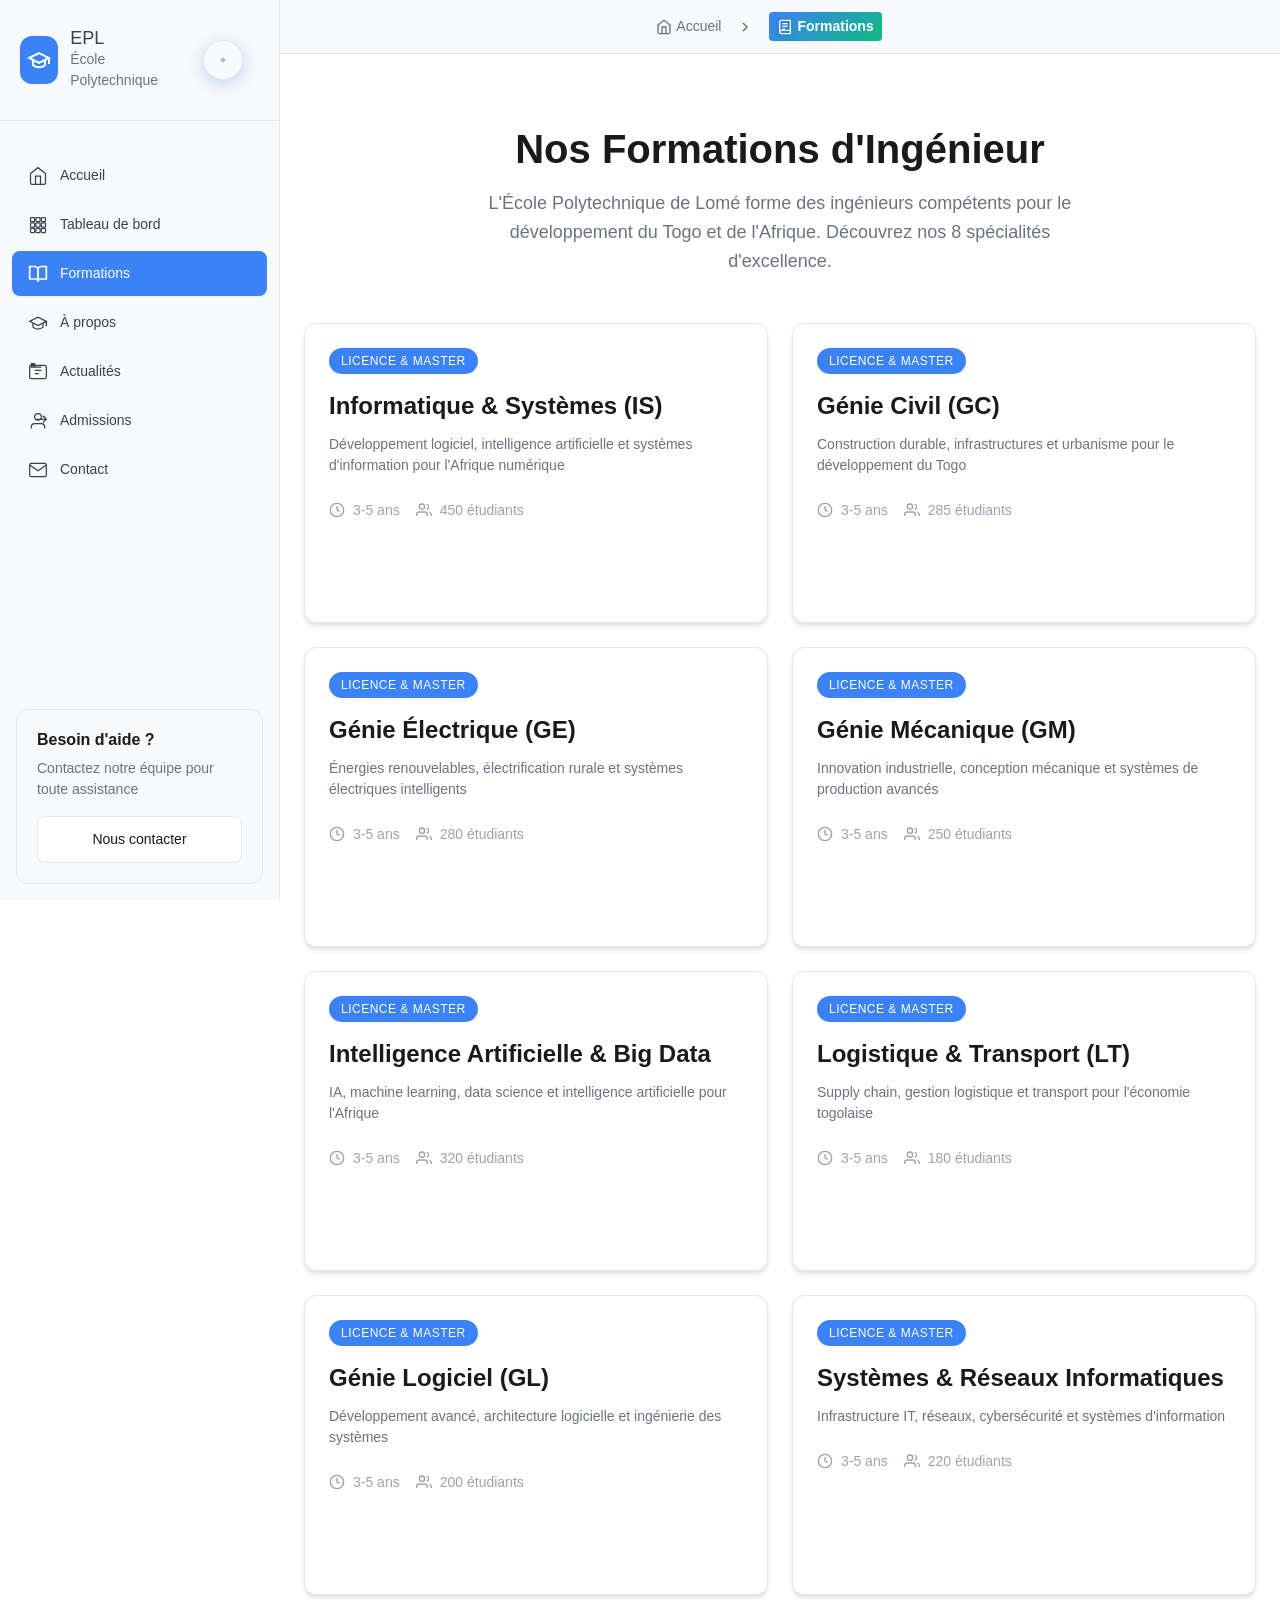
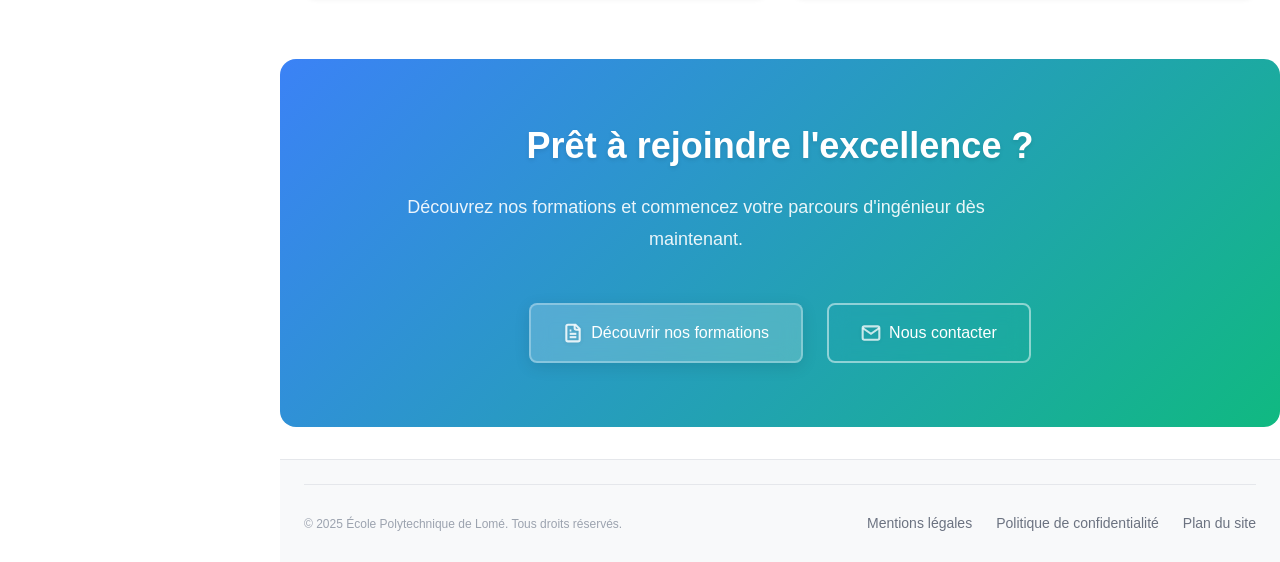
<file: pages/formations/index.html>
<!DOCTYPE html>
<html lang="fr" data-theme="clair">

<head>
    <meta charset="UTF-8">
    <meta name="viewport" content="width=device-width, initial-scale=1.0">
    <title>Formations - École Polytechnique de Lomé</title>

    <!-- Meta tags pour SEO -->
    <meta name="description"
        content="Découvrez nos formations d'ingénierie d'excellence : Génie Informatique, Civil, Électrique, Mécanique, Télécommunications et Industriel.">
    <meta name="keywords" content="formations ingénierie, EPL, génie informatique, génie civil, génie électrique, Togo">
    <meta name="author" content="École Polytechnique de Lomé">

    <!-- Open Graph -->
    <meta property="og:title" content="Formations d'Ingénierie - EPL">
    <meta property="og:description" content="6 formations d'ingénierie d'excellence au Togo">
    <meta property="og:type" content="website">
    <meta property="og:url" content="https://epl-togo.edu/formations">
    <meta property="og:image" content="/assets/images/formations/hero-formations.jpg">

    <!-- Favicon -->
    <link rel="icon" type="image/png" href="/assets/images/logos/logoepl.png">

    <!-- Manifest PWA -->
    <link rel="manifest" href="/manifest.json">

    <!-- Styles CSS -->
    <link rel="stylesheet" href="/css/base/variables.css">
    <link rel="stylesheet" href="/css/base/reset.css">
    <link rel="stylesheet" href="/css/components/sidebar.css">
    <link rel="stylesheet" href="/css/components/cards.css">
    <link rel="stylesheet" href="/css/components/buttons.css">
    <link rel="stylesheet" href="/css/components/footer.css">
    <link rel="stylesheet" href="/css/components/cta.css">
    <link rel="stylesheet" href="/css/layouts/main.css">
    <link rel="stylesheet" href="/css/pages/dashboard.css">
    <link rel="stylesheet" href="/css/components/nouveaux-composants.css">
    <link rel="stylesheet" href="/css/pages/formations.css">
</head>

<body>
    <!-- Skip link pour l'accessibilité -->
    <a href="#contenu-principal" class="skip-link">Aller au contenu principal</a>

    <!-- Navbar principale (mobile uniquement) -->
    <div id="navbar-container"></div>

    <!-- Breadcrumb navigation -->
    <div id="breadcrumb-container"></div>

    <!-- Overlay pour sidebar mobile -->
    <div id="sidebar-overlay" class="sidebar-overlay"></div>

    <!-- Sidebar -->
    <div id="sidebar-container">
        <!-- Le contenu du sidebar sera chargé ici par JavaScript -->
    </div>

    <!-- Contenu principal -->
    <main id="contenu-principal" class="contenu-principal">
        <!-- Section Nos Formations -->
        <section class="formations-section">
            <div class="container">
                <header class="formations-header">
                    <h1 class="formations-titre">Nos Formations d'Ingénieur</h1>
                    <p class="formations-description">
                        L'École Polytechnique de Lomé forme des ingénieurs compétents pour le développement du Togo et
                        de l'Afrique. Découvrez nos 8 spécialités d'excellence.
                    </p>
                </header>

                <!-- Grille des formations -->
                <div class="formations-grille">
                    <!-- Informatique & Systèmes (IS) -->
                    <div class="formation-card">
                        <div class="formation-badge">Licence &amp; Master</div>
                        <h3 class="formation-titre">Informatique &amp; Systèmes (IS)</h3>
                        <p class="formation-description">Développement logiciel, intelligence artificielle et systèmes
                            d'information pour l'Afrique numérique</p>
                        <div class="formation-details">
                            <div class="formation-detail">
                                <svg class="formation-icon" viewBox="0 0 24 24" fill="none" stroke="currentColor"
                                    stroke-width="2">
                                    <circle cx="12" cy="12" r="10" />
                                    <polyline points="12,6 12,12 16,14" />
                                </svg>
                                <span>3-5 ans</span>
                            </div>
                            <div class="formation-detail">
                                <svg class="formation-icon" viewBox="0 0 24 24" fill="none" stroke="currentColor"
                                    stroke-width="2">
                                    <path d="M17 21v-2a4 4 0 0 0-4-4H5a4 4 0 0 0-4 4v2" />
                                    <circle cx="9" cy="7" r="4" />
                                    <path d="M23 21v-2a4 4 0 0 0-3-3.87M16 3.13a4 4 0 0 1 0 7.75" />
                                </svg>
                                <span>450 étudiants</span>
                            </div>
                        </div>
                    </div>

                    <!-- Génie Civil (GC) -->
                    <div class="formation-card">
                        <div class="formation-badge">Licence &amp; Master</div>
                        <h3 class="formation-titre">Génie Civil (GC)</h3>
                        <p class="formation-description">Construction durable, infrastructures et urbanisme pour le
                            développement du Togo</p>
                        <div class="formation-details">
                            <div class="formation-detail">
                                <svg class="formation-icon" viewBox="0 0 24 24" fill="none" stroke="currentColor"
                                    stroke-width="2">
                                    <circle cx="12" cy="12" r="10" />
                                    <polyline points="12,6 12,12 16,14" />
                                </svg>
                                <span>3-5 ans</span>
                            </div>
                            <div class="formation-detail">
                                <svg class="formation-icon" viewBox="0 0 24 24" fill="none" stroke="currentColor"
                                    stroke-width="2">
                                    <path d="M17 21v-2a4 4 0 0 0-4-4H5a4 4 0 0 0-4 4v2" />
                                    <circle cx="9" cy="7" r="4" />
                                    <path d="M23 21v-2a4 4 0 0 0-3-3.87M16 3.13a4 4 0 0 1 0 7.75" />
                                </svg>
                                <span>285 étudiants</span>
                            </div>
                        </div>
                    </div>

                    <!-- Génie Électrique (GE) -->
                    <div class="formation-card">
                        <div class="formation-badge">Licence &amp; Master</div>
                        <h3 class="formation-titre">Génie Électrique (GE)</h3>
                        <p class="formation-description">Énergies renouvelables, électrification rurale et systèmes
                            électriques intelligents</p>
                        <div class="formation-details">
                            <div class="formation-detail">
                                <svg class="formation-icon" viewBox="0 0 24 24" fill="none" stroke="currentColor"
                                    stroke-width="2">
                                    <circle cx="12" cy="12" r="10" />
                                    <polyline points="12,6 12,12 16,14" />
                                </svg>
                                <span>3-5 ans</span>
                            </div>
                            <div class="formation-detail">
                                <svg class="formation-icon" viewBox="0 0 24 24" fill="none" stroke="currentColor"
                                    stroke-width="2">
                                    <path d="M17 21v-2a4 4 0 0 0-4-4H5a4 4 0 0 0-4 4v2" />
                                    <circle cx="9" cy="7" r="4" />
                                    <path d="M23 21v-2a4 4 0 0 0-3-3.87M16 3.13a4 4 0 0 1 0 7.75" />
                                </svg>
                                <span>280 étudiants</span>
                            </div>
                        </div>
                    </div>

                    <!-- Génie Mécanique (GM) -->
                    <div class="formation-card">
                        <div class="formation-badge">Licence &amp; Master</div>
                        <h3 class="formation-titre">Génie Mécanique (GM)</h3>
                        <p class="formation-description">Innovation industrielle, conception mécanique et systèmes de
                            production avancés</p>
                        <div class="formation-details">
                            <div class="formation-detail">
                                <svg class="formation-icon" viewBox="0 0 24 24" fill="none" stroke="currentColor"
                                    stroke-width="2">
                                    <circle cx="12" cy="12" r="10" />
                                    <polyline points="12,6 12,12 16,14" />
                                </svg>
                                <span>3-5 ans</span>
                            </div>
                            <div class="formation-detail">
                                <svg class="formation-icon" viewBox="0 0 24 24" fill="none" stroke="currentColor"
                                    stroke-width="2">
                                    <path d="M17 21v-2a4 4 0 0 0-4-4H5a4 4 0 0 0-4 4v2" />
                                    <circle cx="9" cy="7" r="4" />
                                    <path d="M23 21v-2a4 4 0 0 0-3-3.87M16 3.13a4 4 0 0 1 0 7.75" />
                                </svg>
                                <span>250 étudiants</span>
                            </div>
                        </div>
                    </div>

                    <!-- Intelligence Artificielle & Big Data -->
                    <div class="formation-card">
                        <div class="formation-badge">Licence &amp; Master</div>
                        <h3 class="formation-titre">Intelligence Artificielle &amp; Big Data</h3>
                        <p class="formation-description">IA, machine learning, data science et intelligence artificielle
                            pour l'Afrique</p>
                        <div class="formation-details">
                            <div class="formation-detail">
                                <svg class="formation-icon" viewBox="0 0 24 24" fill="none" stroke="currentColor"
                                    stroke-width="2">
                                    <circle cx="12" cy="12" r="10" />
                                    <polyline points="12,6 12,12 16,14" />
                                </svg>
                                <span>3-5 ans</span>
                            </div>
                            <div class="formation-detail">
                                <svg class="formation-icon" viewBox="0 0 24 24" fill="none" stroke="currentColor"
                                    stroke-width="2">
                                    <path d="M17 21v-2a4 4 0 0 0-4-4H5a4 4 0 0 0-4 4v2" />
                                    <circle cx="9" cy="7" r="4" />
                                    <path d="M23 21v-2a4 4 0 0 0-3-3.87M16 3.13a4 4 0 0 1 0 7.75" />
                                </svg>
                                <span>320 étudiants</span>
                            </div>
                        </div>
                    </div>

                    <!-- Logistique & Transport (LT) -->
                    <div class="formation-card">
                        <div class="formation-badge">Licence &amp; Master</div>
                        <h3 class="formation-titre">Logistique &amp; Transport (LT)</h3>
                        <p class="formation-description">Supply chain, gestion logistique et transport pour l'économie
                            togolaise</p>
                        <div class="formation-details">
                            <div class="formation-detail">
                                <svg class="formation-icon" viewBox="0 0 24 24" fill="none" stroke="currentColor"
                                    stroke-width="2">
                                    <circle cx="12" cy="12" r="10" />
                                    <polyline points="12,6 12,12 16,14" />
                                </svg>
                                <span>3-5 ans</span>
                            </div>
                            <div class="formation-detail">
                                <svg class="formation-icon" viewBox="0 0 24 24" fill="none" stroke="currentColor"
                                    stroke-width="2">
                                    <path d="M17 21v-2a4 4 0 0 0-4-4H5a4 4 0 0 0-4 4v2" />
                                    <circle cx="9" cy="7" r="4" />
                                    <path d="M23 21v-2a4 4 0 0 0-3-3.87M16 3.13a4 4 0 0 1 0 7.75" />
                                </svg>
                                <span>180 étudiants</span>
                            </div>
                        </div>
                    </div>

                    <!-- Génie Logiciel (GL) -->
                    <div class="formation-card">
                        <div class="formation-badge">Licence &amp; Master</div>
                        <h3 class="formation-titre">Génie Logiciel (GL)</h3>
                        <p class="formation-description">Développement avancé, architecture logicielle et ingénierie des
                            systèmes</p>
                        <div class="formation-details">
                            <div class="formation-detail">
                                <svg class="formation-icon" viewBox="0 0 24 24" fill="none" stroke="currentColor"
                                    stroke-width="2">
                                    <circle cx="12" cy="12" r="10" />
                                    <polyline points="12,6 12,12 16,14" />
                                </svg>
                                <span>3-5 ans</span>
                            </div>
                            <div class="formation-detail">
                                <svg class="formation-icon" viewBox="0 0 24 24" fill="none" stroke="currentColor"
                                    stroke-width="2">
                                    <path d="M17 21v-2a4 4 0 0 0-4-4H5a4 4 0 0 0-4 4v2" />
                                    <circle cx="9" cy="7" r="4" />
                                    <path d="M23 21v-2a4 4 0 0 0-3-3.87M16 3.13a4 4 0 0 1 0 7.75" />
                                </svg>
                                <span>200 étudiants</span>
                            </div>
                        </div>
                    </div>

                    <!-- Systèmes & Réseaux Informatiques -->
                    <div class="formation-card">
                        <div class="formation-badge">Licence &amp; Master</div>
                        <h3 class="formation-titre">Systèmes &amp; Réseaux Informatiques</h3>
                        <p class="formation-description">Infrastructure IT, réseaux, cybersécurité et systèmes
                            d'information</p>
                        <div class="formation-details">
                            <div class="formation-detail">
                                <svg class="formation-icon" viewBox="0 0 24 24" fill="none" stroke="currentColor"
                                    stroke-width="2">
                                    <circle cx="12" cy="12" r="10" />
                                    <polyline points="12,6 12,12 16,14" />
                                </svg>
                                <span>3-5 ans</span>
                            </div>
                            <div class="formation-detail">
                                <svg class="formation-icon" viewBox="0 0 24 24" fill="none" stroke="currentColor"
                                    stroke-width="2">
                                    <path d="M17 21v-2a4 4 0 0 0-4-4H5a4 4 0 0 0-4 4v2" />
                                    <circle cx="9" cy="7" r="4" />
                                    <path d="M23 21v-2a4 4 0 0 0-3-3.87M16 3.13a4 4 0 0 1 0 7.75" />
                                </svg>
                                <span>220 étudiants</span>
                            </div>
                        </div>
                    </div>
                </div>
            </div>
        </section>

        <!-- Section CTA -->
        <section class="cta-section" role="region">
            <div class="container">
                <div class="cta-contenu">
                    <h2 class="cta-titre">Prêt à rejoindre l'excellence ?</h2>
                    <p class="cta-description">
                        Découvrez nos formations et commencez votre parcours d'ingénieur dès maintenant.
                    </p>
                    <div class="cta-actions">
                        <a href="/pages/formations/index.html" class="bouton bouton-primaire bouton-large">
                            <svg class="icone-cta" viewBox="0 0 24 24" fill="none" stroke="currentColor"
                                stroke-width="2">
                                <path d="M15 2H6a2 2 0 0 0-2 2v16a2 2 0 0 0 2 2h12a2 2 0 0 0 2-2V7Z" />
                                <path d="M14 2v4a2 2 0 0 0 2 2h4" />
                                <path d="M10 9H8" />
                                <path d="M16 13H8" />
                                <path d="M16 17H8" />
                            </svg>
                            <span>Découvrir nos formations</span>
                        </a>
                        <a href="/pages/contact.html" class="bouton bouton-secondaire bouton-large">
                            <svg class="icone-cta" viewBox="0 0 24 24" fill="none" stroke="currentColor"
                                stroke-width="2">
                                <path d="M4 4h16c1.1 0 2 .9 2 2v12c0 1.1-.9 2-2 2H4c-1.1 0-2-.9-2-2V6c0-1.1.9-2 2-2z" />
                                <polyline points="22,6 12,13 2,6" />
                            </svg>
                            <span>Nous contacter</span>
                        </a>
                    </div>
                </div>
            </div>
        </section>
    </main>

    <!-- Footer -->
    <footer class="footer-principal" role="contentinfo">
        <div class="container">
            <div class="footer-bottom">
                <div class="footer-copyright">
                    <p>&copy; 2025 École Polytechnique de Lomé. Tous droits réservés.</p>
                </div>
                <div class="footer-links">
                    <a href="/pages/mentions-legales.html" class="footer-link">Mentions légales</a>
                    <a href="/pages/politique-confidentialite.html" class="footer-link">Politique de confidentialité</a>
                    <a href="/pages/plan-du-site.html" class="footer-link">Plan du site</a>
                </div>
            </div>
        </div>
    </footer>

    <!-- Scripts JavaScript -->
    <script src="/js/utils/themes.js"></script>
    <script src="/js/utils/chargeur-composants.js"></script>
    <script src="/js/utils/chargeur-pages.js"></script>
    <script src="/js/utils/gestionnaire-animations.js"></script>
    <script src="/js/utils/gestionnaire-navigation.js"></script>
    <script src="/js/utils/theme-global.js"></script>
    <script src="/js/components/sidebar.js"></script>
    <script src="/js/components/cta.js"></script>
    <script src="/js/pages/formations.js"></script>
    <script src="/js/main.js"></script>

    <!-- Script de gestion du sidebar pour formations -->
    <script>
        document.addEventListener('DOMContentLoaded', function () {
            console.log(' Page formations chargée');

            // Initialise les composants pour la page formations
            console.log('🚀 Initialisation page formations...');
            chargeurPages.initialiser('formations');
            
            // Force la synchronisation de la navigation
            setTimeout(() => {
                console.log('🔄 Synchronisation navigation...');
                if (typeof gestionnaireNavigation !== 'undefined') {
                    gestionnaireNavigation.forcerSynchronisation();
                } else {
                    console.warn('⚠️ GestionnaireNavigation non disponible');
                }
            }, 500);

            // Charger le composant sidebar
            fetch('/components/sidebar.html')
                .then(response => response.text())
                .then(html => {
                    document.getElementById('sidebar-container').innerHTML = html;

                    // Marquer le lien Formations comme actif
                    const activeLink = document.querySelector('a[href="/pages/formations/index.html"]');
                    if (activeLink) {
                        activeLink.classList.add('actif');
                        activeLink.setAttribute('aria-current', 'page');
                    }

                    // Initialiser le gestionnaire de sidebar
                    if (typeof SidebarManager !== 'undefined') {
                        window.sidebarManager = new SidebarManager();
                        console.log('✅ Gestionnaire de sidebar initialisé');
                    }

                    console.log('✅ Page formations initialisée avec succès');
                })
                .catch(error => {
                    console.error('❌ Erreur lors du chargement du sidebar:', error);
                });
        });
    </script>
</body>

</html>
</file>
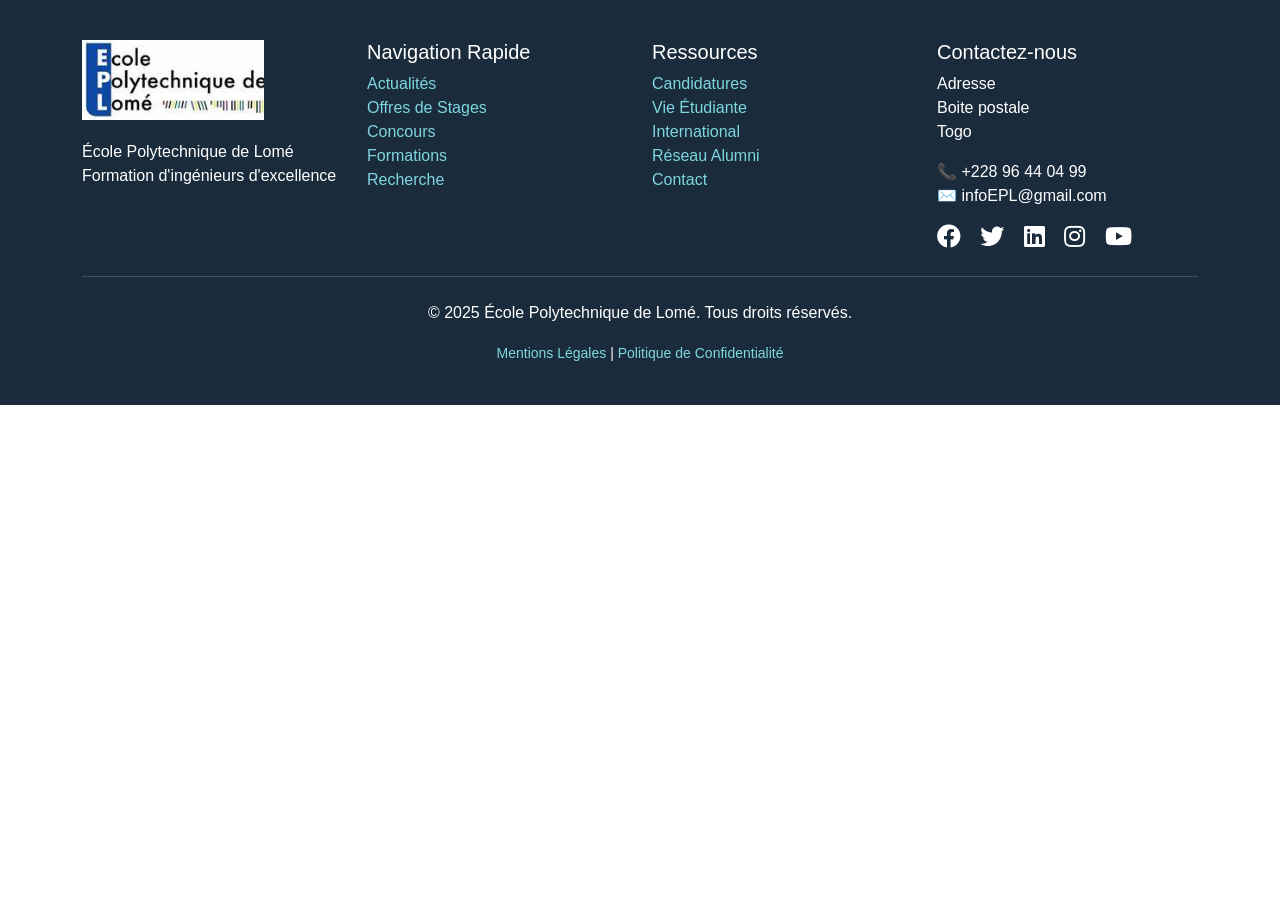
<file: footer.html>
<!DOCTYPE html>
<meta name="viewport" content="width=device-width, initial-scale=1.0">
<html lang="fr">
<head>
    <meta charset="UTF-8">
    <title>Footer EPL</title>
    <link href="https://cdn.jsdelivr.net/npm/bootstrap@5.3.0/dist/css/bootstrap.min.css" rel="stylesheet">
    <style>
        .footer {
            background-color: #1a2b3c;
            color: #ffffff;
            padding: 40px 0;
            font-family: 'Arial', sans-serif;
        }
        .footer a {
            color: #7ed6df;
            text-decoration: none;
            transition: color 0.3s ease;
        }
        .footer a:hover {
            color: #ffffff;
        }
        .footer-logo {
            max-height: 80px;
            margin-bottom: 20px;
        }
        .social-icons a {
            color: #ffffff;
            margin-right: 15px;
            font-size: 24px;
            transition: transform 0.3s ease;
        }
        .social-icons a:hover {
            transform: scale(1.2);
        }
        hr {
            border-color: #7ed6df;
        }
        .text-center {
            color: #ffffff;
        }
    </style>
</head>
<body>
    <footer class="footer">
        <div class="container">
            <div class="row">
                <!-- Logo et Description -->
                <div class="col-md-3">
                    <img src="LogoEPL.png" alt="Logo de l'École" class="footer-logo">
                    <p>École Polytechnique de Lomé<br>Formation d'ingénieurs d'excellence</p>
                </div>

                <!-- Liens Rapides -->
                <div class="col-md-3">
                    <h5>Navigation Rapide</h5>
                    <ul class="list-unstyled">
                        <li><a href="#actualites">Actualités</a></li>
                        <li><a href="#stages">Offres de Stages</a></li>
                        <li><a href="#concours">Concours</a></li>
                        <li><a href="#formations">Formations</a></li>
                        <li><a href="#recherche">Recherche</a></li>
                    </ul>
                </div>

                <!-- Ressources -->
                <div class="col-md-3">
                    <h5>Ressources</h5>
                    <ul class="list-unstyled">
                        <li><a href="#candidatures">Candidatures</a></li>
                        <li><a href="#vie-etudiante">Vie Étudiante</a></li>
                        <li><a href="#international">International</a></li>
                        <li><a href="#alumni">Réseau Alumni</a></li>
                        <li><a href="#contact">Contact</a></li>
                    </ul>
                </div>

                <!-- Coordonnées et Réseaux Sociaux -->
                <div class="col-md-3">
                    <h5>Contactez-nous</h5>
                    <p>
                        Adresse<br>
                        Boite postale<br>
                        Togo
                    </p>
                    <p>📞 +228 96 44 04 99<br>
                       ✉️ infoEPL@gmail.com</p>
                    
                    <div class="social-icons mt-3">
                        <a href="#" class="fab fa-facebook" Title="Facebook"></a>
                        <a href="#" class="fab fa-twitter" Title="Twitter"></a>
                        <a href="https://www.linkedin.com/company/%C3%A9cole-polytechnique-de-lom%C3%A9-ul/posts/?feedView=all" class="fab fa-linkedin" Title="LinkedIn"></a>
                        <a href="#" class="fab fa-instagram" Title="Instagram"></a>
                        <a href="http://www.youtube.com/@ecolepolytechniquedelome-ul" class="fab fa-youtube" Title="YouTube"></a>
                    </div>
                </div>
            </div>

            <!-- Bas de pied de page -->
            <hr class="my-4">
            <div class="row">
                <div class="col-12 text-center">
                    <p>&copy; 2025 École Polytechnique de Lomé. Tous droits réservés.</p>
                    <small>
                        <a href="#mentions-legales">Mentions Légales</a> | 
                        <a href="#politique-confidentialite">Politique de Confidentialité</a>
                    </small>
                </div>
            </div>
        </div>
    </footer>

    <!-- Scripts optionnels -->
    <script src="https://cdn.jsdelivr.net/npm/bootstrap@5.3.0/dist/js/bootstrap.bundle.min.js"></script>
    <link rel="stylesheet" href="https://cdnjs.cloudflare.com/ajax/libs/font-awesome/5.15.3/css/all.min.css">
</body>
</html>
</file>
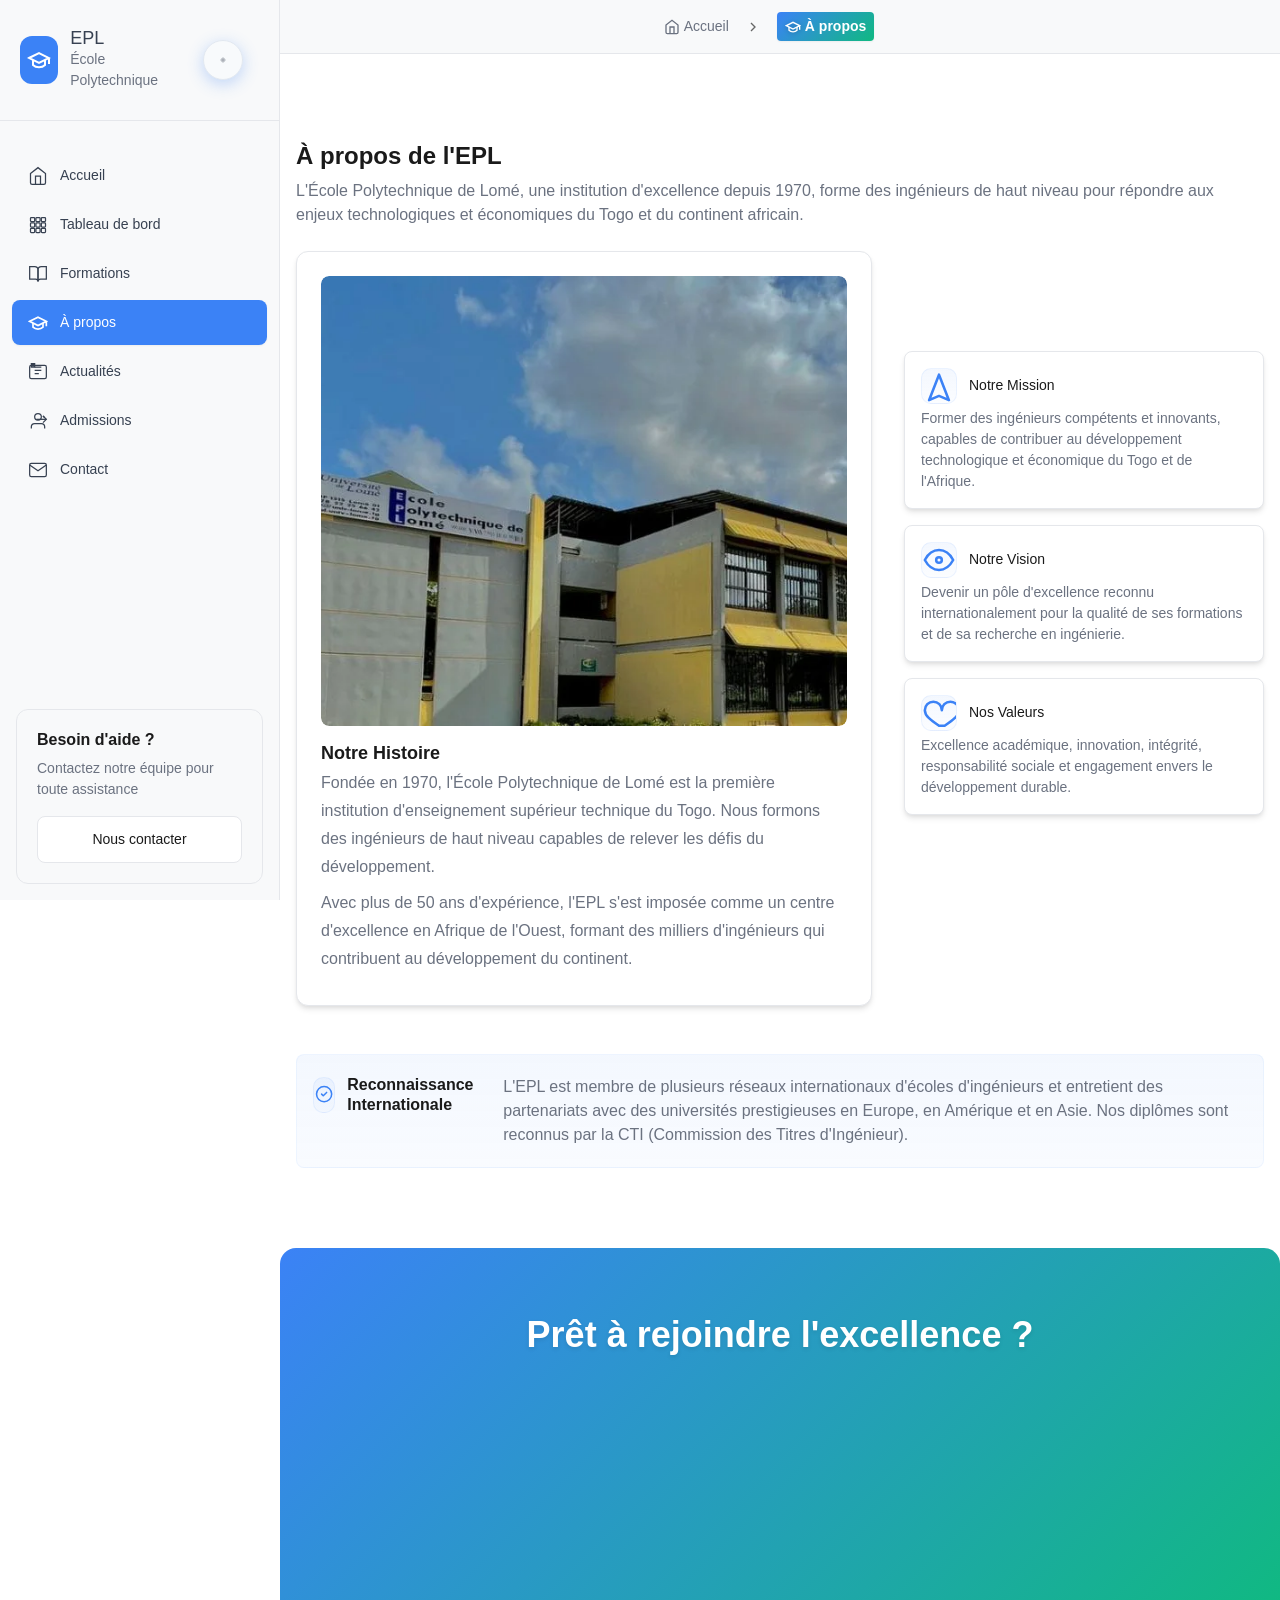
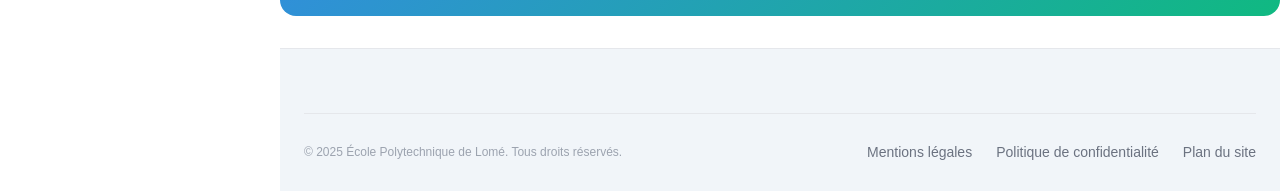
<file: pages/about.html>
<!DOCTYPE html>
<html lang="fr" data-theme="clair">

<head>
    <meta charset="UTF-8">
    <meta name="viewport" content="width=device-width, initial-scale=1.0">
    <title>À propos - École Polytechnique de Lomé</title>
    <meta name="description"
        content="Découvrez l'École Polytechnique de Lomé, son histoire, sa mission et son engagement pour l'excellence en ingénierie au Togo.">

    <!-- Manifest PWA -->
    <!-- Permet d'ajouter l'application en PWA et définit les icônes/app behavior -->
    <link rel="manifest" href="/manifest.json">

    <!-- Styles CSS -->
    <!-- Chargement : variables -> reset -> composants -> layout -> styles page -->
    <link rel="stylesheet" href="/css/base/variables.css">
    <link rel="stylesheet" href="/css/base/reset.css">
    <link rel="stylesheet" href="/css/components/sidebar.css">
    <link rel="stylesheet" href="/css/components/cards.css">
    <link rel="stylesheet" href="/css/components/buttons.css">
    <link rel="stylesheet" href="/css/components/footer.css">
    <link rel="stylesheet" href="/css/components/cta.css">
    <link rel="stylesheet" href="/css/components/nouveaux-composants.css">
    <link rel="stylesheet" href="/css/layouts/main.css">
    <link rel="stylesheet" href="/css/pages/about.css">
    <link rel="stylesheet" href="/css/pages/dashboard.css">
</head>

<body>
    <!-- Skip link pour l'accessibilité -->
    <!-- Permet le focus direct sur le contenu principal pour les lecteurs d'écran et navigation clavier -->
    <a href="#contenu-principal" class="skip-link">Aller au contenu principal</a>

    <!-- Navbar (mobile uniquement) -->
    <div id="navbar-container"></div>

    <!-- Breadcrumb -->
    <div id="breadcrumb-container"></div>

    <!-- Sidebar -->
    <!-- L'HTML du sidebar est injecté par JavaScript depuis /components/sidebar.html -->
    <div id="sidebar-container">
        <!-- Le contenu du sidebar sera chargé ici par JavaScript -->
    </div>

    <!-- Contenu principal -->
    <!-- id utilisé pour l'accessibilité et ancrage -->
    <main id="contenu-principal" class="contenu-principal">

        <!-- Section En développement -->
        <!-- <section class="dev-section" role="region">
            <div class="container">
                <div class="dev-content">
                    <div class="dev-icon">
                        <svg viewBox="0 0 24 24" fill="none" stroke="currentColor" stroke-width="2">
                            <path
                                d="M12 2l3.09 6.26L22 9.27l-5 4.87 1.18 6.88L12 17.77l-6.18 3.25L7 14.14 2 9.27l6.91-1.01L12 2z" />
                        </svg>
                    </div>
                    <h1 class="dev-titre">Page en développement</h1>
                    <p class="dev-description">
                        Cette page est actuellement en cours de développement par l'équipe EPL.
                        Le contenu sera bientôt disponible.
                    </p>
                    <div class="dev-info">
                        <p><strong>Équipe responsable :</strong> Développement Web EPL</p>
                        <p><strong>Statut :</strong> En cours de développement</p>
                        <p><strong>Date prévue :</strong> Bientôt disponible</p>
                    </div>
                </div>
            </div>
        </section> -->

        <!-- Conteneur central de la page -->
        <main class="dashboard__content">
            <!-- Header de la page about -->
            <header class="about-header">
                <h1>À propos de l'EPL</h1>
                <p>L'École Polytechnique de Lomé, une institution d'excellence depuis 1970, forme des ingénieurs de haut niveau pour répondre aux enjeux technologiques et économiques du Togo et du continent africain.</p>
            </header>

            <!-- Section principale : image + texte à gauche, pill-cards à droite -->
            <section class="about-layout" aria-label="Présentation et valeurs de l'EPL">
                <!-- Bloc héro (image + histoire) -->
                <article class="about-hero">
                    <div class="about-hero__media" aria-label="Zone image à personnaliser">
                        <img src="../assets/EPL_face.webp" alt="">
                    </div>
                    <h2 class="about-hero__title">Notre Histoire</h2>
                    <p class="about-hero__text">Fondée en 1970, l'École Polytechnique de Lomé est la première institution d'enseignement supérieur technique du Togo. Nous formons des ingénieurs de haut niveau capables de relever les défis du développement.</p>
                    <p class="about-hero__text">Avec plus de 50 ans d'expérience, l'EPL s'est imposée comme un centre d'excellence en Afrique de l'Ouest, formant des milliers d'ingénieurs qui contribuent au développement du continent.</p>
                </article>

                <!-- Colonnes de 'pills' : mission, vision, valeurs -->
                <div class="about-pill-columns">
                    <article class="about-pill">
                        <h3 class="about-pill__title">
                            <span class="about-pill__icon">
                                <!-- Icône inline : permet changement de couleur via CSS -->
                                <svg viewBox="0 0 24 24" fill="none" stroke="currentColor" stroke-width="1.8" stroke-linecap="round" stroke-linejoin="round" aria-hidden="true">
                                    <path d="M12 19l-7 3 7-18 7 18-7-3z" />
                                </svg>
                            </span>
                            Notre Mission
                        </h3>
                        <p class="about-pill__description">Former des ingénieurs compétents et innovants, capables de contribuer au développement technologique et économique du Togo et de l'Afrique.</p>
                    </article>

                    <article class="about-pill">
                        <h3 class="about-pill__title">
                            <span class="about-pill__icon">
                                <svg viewBox="0 0 24 24" fill="none" stroke="currentColor" stroke-width="1.8" stroke-linecap="round" stroke-linejoin="round" aria-hidden="true">
                                    <circle cx="12" cy="12" r="2" />
                                    <path d="M22 12c-2.4 4.5-6 7-10 7s-7.6-2.5-10-7c2.4-4.5 6-7 10-7s7.6 2.5 10 7z" />
                                </svg>
                            </span>
                            Notre Vision
                        </h3>
                        <p class="about-pill__description">Devenir un pôle d'excellence reconnu internationalement pour la qualité de ses formations et de sa recherche en ingénierie.</p>
                    </article>

                    <article class="about-pill">
                        <h3 class="about-pill__title">
                            <span class="about-pill__icon">
                                <svg viewBox="0 0 24 24" fill="none" stroke="currentColor" stroke-width="1.8" stroke-linecap="round" stroke-linejoin="round" aria-hidden="true">
                                    <path d="M12 21c-6-4-10-7-10-11a6 6 0 0 1 12 0 6 6 0 0 1 12 0c0 4-4 7-10 11z" />
                                </svg>
                            </span>
                            Nos Valeurs
                        </h3>
                        <p class="about-pill__description">Excellence académique, innovation, intégrité, responsabilité sociale et engagement envers le développement durable.</p>
                    </article>
                </div>
            </section>

            <!-- Bandeau de reconnaissance internationale -->
            <section class="about-highlight" aria-label="Reconnaissance internationale">
				<h2 class="about-highlight__title">
					<span class="about-pill__icon">
						<svg viewBox="0 0 24 24" fill="none" stroke="currentColor" stroke-width="1.8" stroke-linecap="round" stroke-linejoin="round" aria-hidden="true">
							<path d="M9 12l2 2 4-4" />
							<path d="M21 12a9 9 0 1 1-18 0 9 9 0 0 1 18 0z" />
						</svg>
					</span>
					Reconnaissance Internationale
				</h2>
                <p class="about-highlight__text">L'EPL est membre de plusieurs réseaux internationaux d'écoles d'ingénieurs et entretient des partenariats avec des universités prestigieuses en Europe, en Amérique et en Asie. Nos diplômes sont reconnus par la CTI (Commission des Titres d'Ingénieur).</p>
			</section>
        </main>

        <!-- Section CTA -->
        <section class="cta-section" role="region">
            <div class="container">
                <div class="cta-contenu">
                    <h2 class="cta-titre">Prêt à rejoindre l'excellence ?</h2>
                    <p class="cta-description">
                        Découvrez nos formations et commencez votre parcours d'ingénieur dès maintenant.
                    </p>
                    <div class="cta-actions">
                        <a href="/pages/formations/index.html" class="bouton bouton-primaire bouton-large">
                            <svg class="icone-cta" viewBox="0 0 24 24" fill="none" stroke="currentColor"
                                stroke-width="2">
                                <path d="M15 2H6a2 2 0 0 0-2 2v16a2 2 0 0 0 2 2h12a2 2 0 0 0 2-2V7Z" />
                                <path d="M14 2v4a2 2 0 0 0 2 2h4" />
                                <path d="M10 9H8" />
                                <path d="M16 13H8" />
                                <path d="M16 17H8" />
                            </svg>
                            <span>Découvrir nos formations</span>
                        </a>
                        <a href="/pages/contact.html" class="bouton bouton-secondaire bouton-large">
                            <svg class="icone-cta" viewBox="0 0 24 24" fill="none" stroke="currentColor"
                                stroke-width="2">
                                <path d="M4 4h16c1.1 0 2 .9 2 2v12c0 1.1-.9 2-2 2H4c-1.1 0-2-.9-2-2V6c0-1.1.9-2 2-2z" />
                                <polyline points="22,6 12,13 2,6" />
                            </svg>
                            <span>Nous contacter</span>
                        </a>
                    </div>
                </div>
            </div>
        </section>
    </main>

    <!-- Footer -->
    <footer class="footer-principal" role="contentinfo">
        <div class="container">
            <div class="footer-bottom">
                <div class="footer-copyright">
                    <p>&copy; 2025 École Polytechnique de Lomé. Tous droits réservés.</p>
                </div>
                <div class="footer-links">
                    <a href="/pages/mentions-legales.html" class="footer-link">Mentions légales</a>
                    <a href="/pages/politique-confidentialite.html" class="footer-link">Politique de confidentialité</a>
                    <a href="/pages/plan-du-site.html" class="footer-link">Plan du site</a>
                </div>
            </div>
        </div>
    </footer>

    <!-- Scripts JavaScript -->
    <script src="/js/utils/themes.js"></script>
    <script src="/js/utils/theme-global.js"></script>
    <script src="/js/utils/chargeur-composants.js"></script>
    <script src="/js/utils/chargeur-pages.js"></script>
    <script src="/js/utils/gestionnaire-animations.js"></script>
    <script src="/js/utils/gestionnaire-navigation.js"></script>
    <script src="/js/components/sidebar.js"></script>
    <script src="/js/components/cta.js"></script>
    <script src="/js/pages/dashboard.js"></script>
    <script src="/js/main.js"></script>

    <!-- Script de gestion de la page À propos -->
    <script>
        document.addEventListener('DOMContentLoaded', function () {
            console.log('🚀 Page À propos chargée');

            // Initialiser le système de pages avec breadcrumb
            if (typeof chargeurPages !== 'undefined') {
                chargeurPages.initialiser('about');
            }

            // Forcer la synchronisation de la navigation
            if (typeof gestionnaireNavigation !== 'undefined') {
                setTimeout(() => {
                    gestionnaireNavigation.forcerSynchronisation();
                }, 100);
            }

            console.log('✅ Page À propos initialisée avec succès');
        });
    </script>
</body>

</html>
</file>
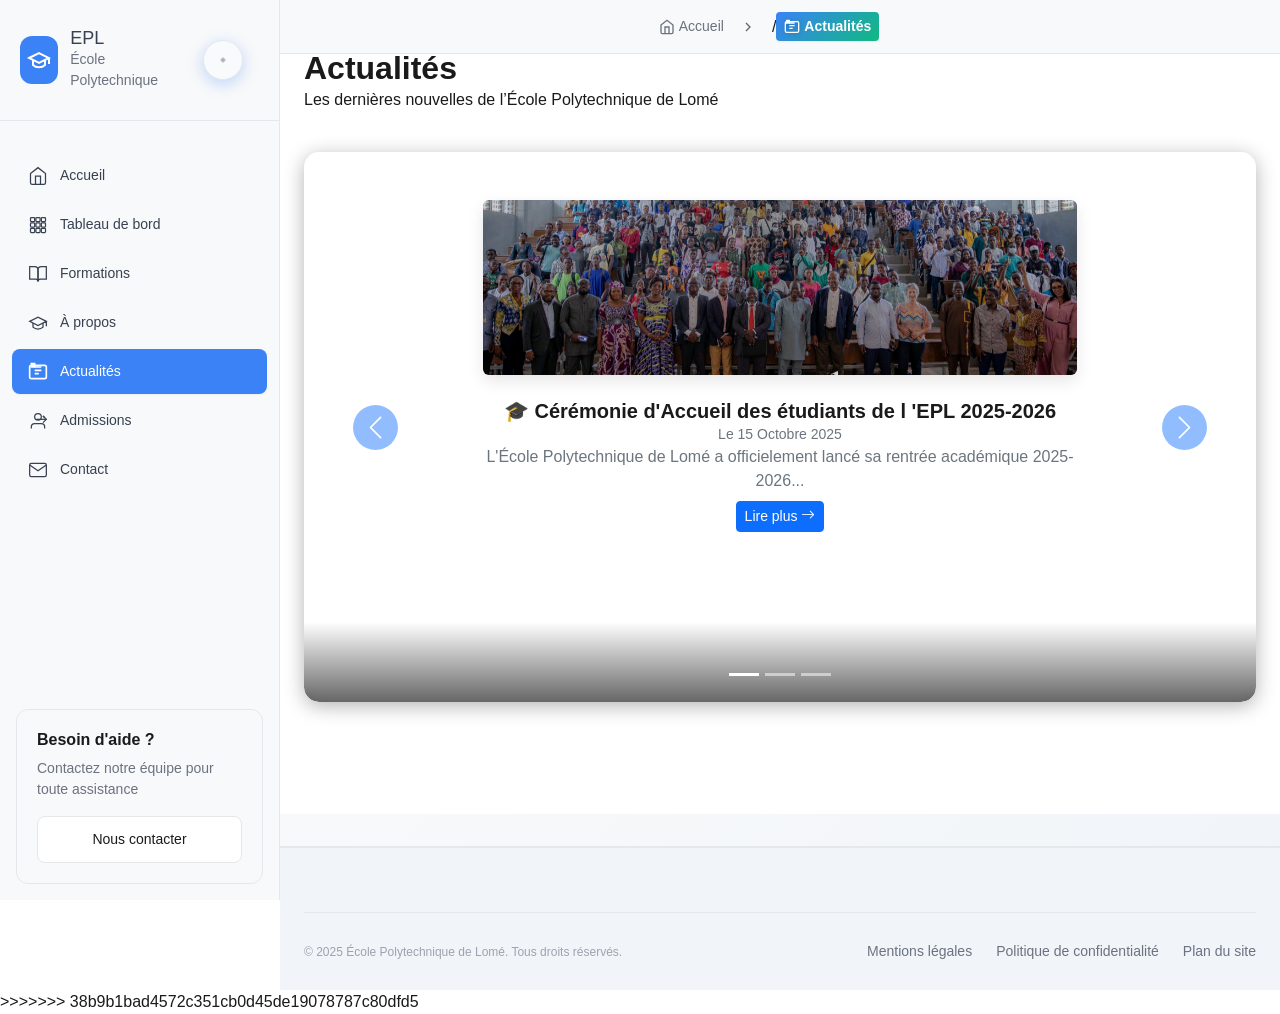
<file: pages/actualites.html>
<!DOCTYPE html>
<html lang="fr data-theme="clair"">
<head>
  <meta charset="UTF-8">
  <meta name="viewport" content="width=device-width, initial-scale=1">
  <title>Actualités - École Polytechnique de Lomé</title>
  <link href="https://cdn.jsdelivr.net/npm/bootstrap@5.3.2/dist/css/bootstrap.min.css" rel="stylesheet">
  <link rel="stylesheet" href="https://cdn.jsdelivr.net/npm/bootstrap-icons@1.10.5/font/bootstrap-icons.css">
  
  <style>
    body {
      background-color: #f5f6fa;
      font-family: "Poppins", sans-serif;
    }
    
    /* Section titre */
    main {
      margin-left: 280px;
    }
    section {
      background-color: #f8f9fa;
    }
    
    h2 {
      color: #0d6efd;
    }
    
    /* Carrousel */
   
    .carousel {
      max-width: 1200px;
      margin: 40px auto;
      border-radius: 15px;
      overflow: hidden;
      box-shadow: 0 4px 20px rgba(0,0,0,0.3);
    
    }

    .carousel-item {
      position: relative;
      height: 550px;
      opacity: 0.3;
      transition: all 1s ease-in-out;
    }

    .carousel-item.active {
      opacity: 1;
    }

    .carousel-item img {
      object-fit: cover;
      width: 100%;
      height: 40%;
      filter: brightness(80%);
    }

    /* Effet de flou en bas de l’image */
    .carousel-item::after {
      content: "";
      position: absolute;
      bottom: 0;
      left: 0;
      width: 100%;
      height: 80px;
      background: linear-gradient(to top, rgba(0,0,0,0.6), transparent);
      backdrop-filter: blur(5px);
    }

    .carousel-caption {
      position: absolute;
      bottom: 30px;
      left: 50%;
      transform: translateX(-50%);
      text-align: center;
      color: #fff;
      z-index: 10;
    }

    .carousel-caption h5 {
      font-size: 1.8rem;
      font-weight: 600;
      text-shadow: 1px 1px 10px rgba(0,0,0,0.6);
    }

    .carousel-caption p {
      font-size: 1rem;
      max-width: 700px;
      margin: 10px auto;
      text-shadow: 1px 1px 8px rgba(0,0,0,0.6);
    }

    .btn-lire-plus {
      background-color: #ff7b00;
      color: white;
      border: none;
      padding: 10px 20px;
      border-radius: 30px;
      transition: 0.3s;
    }

    .btn-lire-plus:hover {
      background-color: #ff5400;
      transform: scale(1.05);
    }

    .shadow {
      box-shadow: 0 6px 16px rgba(0, 0, 0, 0.1) !important;
    }
    @media (max-width: 768px)  {
      main {
        margin-left: 0px;
      }
    }
    
    /* Personnalisation des flèches du carrousel */
.carousel-control-prev-icon,
.carousel-control-next-icon {
  background-color: rgba(13, 110, 253, 0.9); /* Bleu Bootstrap */
  border-radius: 50%;                        /* Rondes */
  width: 45px;                               /* Taille plus grande */
  height: 45px;
  background-size: 60% 60%;                  /* Taille de la flèche interne */
  background-position: center;
  background-repeat: no-repeat;
  transition: all 0.3s ease;
}

/* Effet au survol */
.carousel-control-prev-icon:hover,
.carousel-control-next-icon:hover {
  background-color: rgba(0, 98, 255, 1);     /* Bleu plus vif au hover */
  transform: scale(1.1);
}

/* Supprimer le filtre inversé par défaut si présent */
.carousel-control-prev-icon,
.carousel-control-next-icon {
  filter: none !important;
}

  </style>

</head>


<body>
    <main>
  <div class="container py-5">
    <h2 class="section-title">Actualités</h2>
    <p class="section-subtitle">Les dernières nouvelles de l’École Polytechnique de Lomé</p>

     <!-- ===== CARROUSEL ===== -->
  <div id="actualitesCarousel" class="carousel slide" data-bs-ride="carousel">
    
    <!-- Indicateurs -->
    <div class="carousel-indicators">
      <button type="button" data-bs-target="#actualitesCarousel" data-bs-slide-to="0" class="active"></button>
      <button type="button" data-bs-target="#actualitesCarousel" data-bs-slide-to="1"></button>
      <button type="button" data-bs-target="#actualitesCarousel" data-bs-slide-to="2"></button>
    </div>

    <!-- Slides -->
    <div class="carousel-inner">

      <!-- Slide 1 -->
      <div class="carousel-item active">
        <div class="container py-5">
          <div class="row justify-content-center">
            <div class="col-md-8 text-center">
              <img src="../assets/images/actu1.png" class="actu1 img-fluid rounded mb-4 shadow" alt="Cérémonie de Remise des Diplômes">
              <h5 class="fw-bold">🎓 Cérémonie d'Accueil des étudiants de l 'EPL 2025-2026 </h5>
              <p class="text-secondary small">Le 15 Octobre 2025</p>
              <p class="text-secondary">
                L'École Polytechnique de Lomé a officielement lancé sa rentrée académique 2025-2026...
              </p>
              <a href="#" class="btn btn-primary btn-sm mt-2">Lire plus <i class="bi bi-arrow-right"></i></a>
            </div>
          </div>
        </div>
      </div>

      <!-- Slide 2 -->
      <div class="carousel-item">
        <div class="container py-5">
          <div class="row justify-content-center">
            <div class="col-md-8 text-center">
              <img src="../assets/images/actu2.png" class="img-fluid rounded mb-4 shadow" alt="Inauguration du nouveau bâtiment">
              <h5 class="fw-bold">Renforcement de l'Environement Technologique à L' EPL </h5>
              <p class="text-secondary small">Le 17 Octobre 2025</p>
              <p class="text-secondary">
                L'EPL à l'honneur de recevoir une Délégation Chinoise lors d'une Cérémonie Officielle de remise d'une salle préfabriquée...
              </p>
              <a href="#" class="btn btn-primary btn-sm mt-2">Lire plus <i class="bi bi-arrow-right"></i></a>
            </div>
          </div>
        </div>
      </div>

      <!-- Slide 3 -->
      <div class="carousel-item">
        <div class="container py-5">
          <div class="row justify-content-center">
            <div class="col-md-8 text-center">
              <img src="../assets/images/actu3.png" class="img-fluid rounded mb-4 shadow" alt="Partenariat international">
              <h5 class="fw-bold">Appel à Soumission de sujets et aux partenaires - 2 ème Edition</h5>
              <p class="text-secondary small">Date limite : Le 03 Octobre 2025</p>
              <p class="text-secondary">
                  Vous etes une entreprise , une istitution ou un porteur de projet à la recherche de solutois concrètes à des problèmes...
              </p>
              <a href="#" class="btn btn-primary btn-sm mt-2">Lire plus <i class="bi bi-arrow-right"></i></a>
            </div>
          </div>
        </div>
      </div>

    </div>

    <!-- Contrôles -->
    <button class="carousel-control-prev" type="button" data-bs-target="#actualitesCarousel" data-bs-slide="prev">
      <span class="carousel-control-prev-icon"></span>
    </button>
    <button class="carousel-control-next" type="button" data-bs-target="#actualitesCarousel" data-bs-slide="next">
      <span class="carousel-control-next-icon"></span>
    </button>

  </div>

  <script src="https://cdn.jsdelivr.net/npm/bootstrap@5.3.3/dist/js/bootstrap.bundle.min.js"></script>
  </div>
</main>
  <script src="https://cdn.jsdelivr.net/npm/bootstrap@5.3.2/dist/js/bootstrap.bundle.min.js"></script>
</body>
</html>
=======
<html lang="fr" data-theme="clair">

<head>
    <meta charset="UTF-8">
    <meta name="viewport" content="width=device-width, initial-scale=1.0">
    <title>Actualités - École Polytechnique de Lomé</title>
    <meta name="description"
        content="Découvrez les dernières actualités et événements de l'École Polytechnique de Lomé.">

    <!-- Manifest PWA -->
    <link rel="manifest" href="/manifest.json">

    <!-- Styles CSS -->
    <link rel="stylesheet" href="/css/base/variables.css">
    <link rel="stylesheet" href="/css/base/reset.css">
    <link rel="stylesheet" href="/css/components/sidebar.css">
    <link rel="stylesheet" href="/css/components/cards.css">
    <link rel="stylesheet" href="/css/components/buttons.css">
    <link rel="stylesheet" href="/css/components/footer.css">
    <link rel="stylesheet" href="/css/components/cta.css">
    <link rel="stylesheet" href="/css/components/nouveaux-composants.css">
    <link rel="stylesheet" href="/css/layouts/main.css">
    <link rel="stylesheet" href="/css/pages/dashboard.css">
</head>

<body>
    <!-- Skip link pour l'accessibilité -->
    <a href="#contenu-principal" class="skip-link">Aller au contenu principal</a>

    <!-- Navbar (mobile uniquement) -->
    <div id="navbar-container"></div>

    <!-- Breadcrumb -->
    <div id="breadcrumb-container"></div>

    <!-- Sidebar -->
    <div id="sidebar-container">
        <!-- Le contenu du sidebar sera chargé ici par JavaScript -->
    </div>

    <!-- Contenu principal -->
    <!-- <main id="contenu-principal" class="contenu-principal">

        <!-- Section En développement -->

    <!-- Footer -->
    <footer class="footer-principal" role="contentinfo">
        <div class="container">
            <div class="footer-bottom">
                <div class="footer-copyright">
                    <p>&copy; 2025 École Polytechnique de Lomé. Tous droits réservés.</p>
                </div>
                <div class="footer-links">
                    <a href="/pages/mentions-legales.html" class="footer-link">Mentions légales</a>
                    <a href="/pages/politique-confidentialite.html" class="footer-link">Politique de confidentialité</a>
                    <a href="/pages/plan-du-site.html" class="footer-link">Plan du site</a>
                </div>
            </div>
        </div>
    </footer>

    <!-- Scripts JavaScript -->
    <script src="/js/utils/themes.js"></script>
    <script src="/js/utils/theme-global.js"></script>
    <script src="/js/utils/chargeur-composants.js"></script>
    <script src="/js/utils/chargeur-pages.js"></script>
    <script src="/js/utils/gestionnaire-animations.js"></script>
    <script src="/js/utils/gestionnaire-navigation.js"></script>
    <script src="/js/components/sidebar.js"></script>
    <script src="/js/components/cta.js"></script>
    <script src="/js/pages/dashboard.js"></script>
    <script src="/js/main.js"></script>

    <!-- Script de gestion de la page Actualités -->
    <script>
        document.addEventListener('DOMContentLoaded', function () {
            console.log('🚀 Page Actualités chargée');

            // Initialiser le système de pages avec breadcrumb
            if (typeof chargeurPages !== 'undefined') {
                chargeurPages.initialiser('actualites');
            }

            // Forcer la synchronisation de la navigation
            if (typeof gestionnaireNavigation !== 'undefined') {
                setTimeout(() => {
                    gestionnaireNavigation.forcerSynchronisation();
                }, 100);
            }

            console.log('✅ Page Actualités initialisée avec succès');
        });
    </script>
</body>

</html>
>>>>>>> 38b9b1bad4572c351cb0d45de19078787c80dfd5
</file>
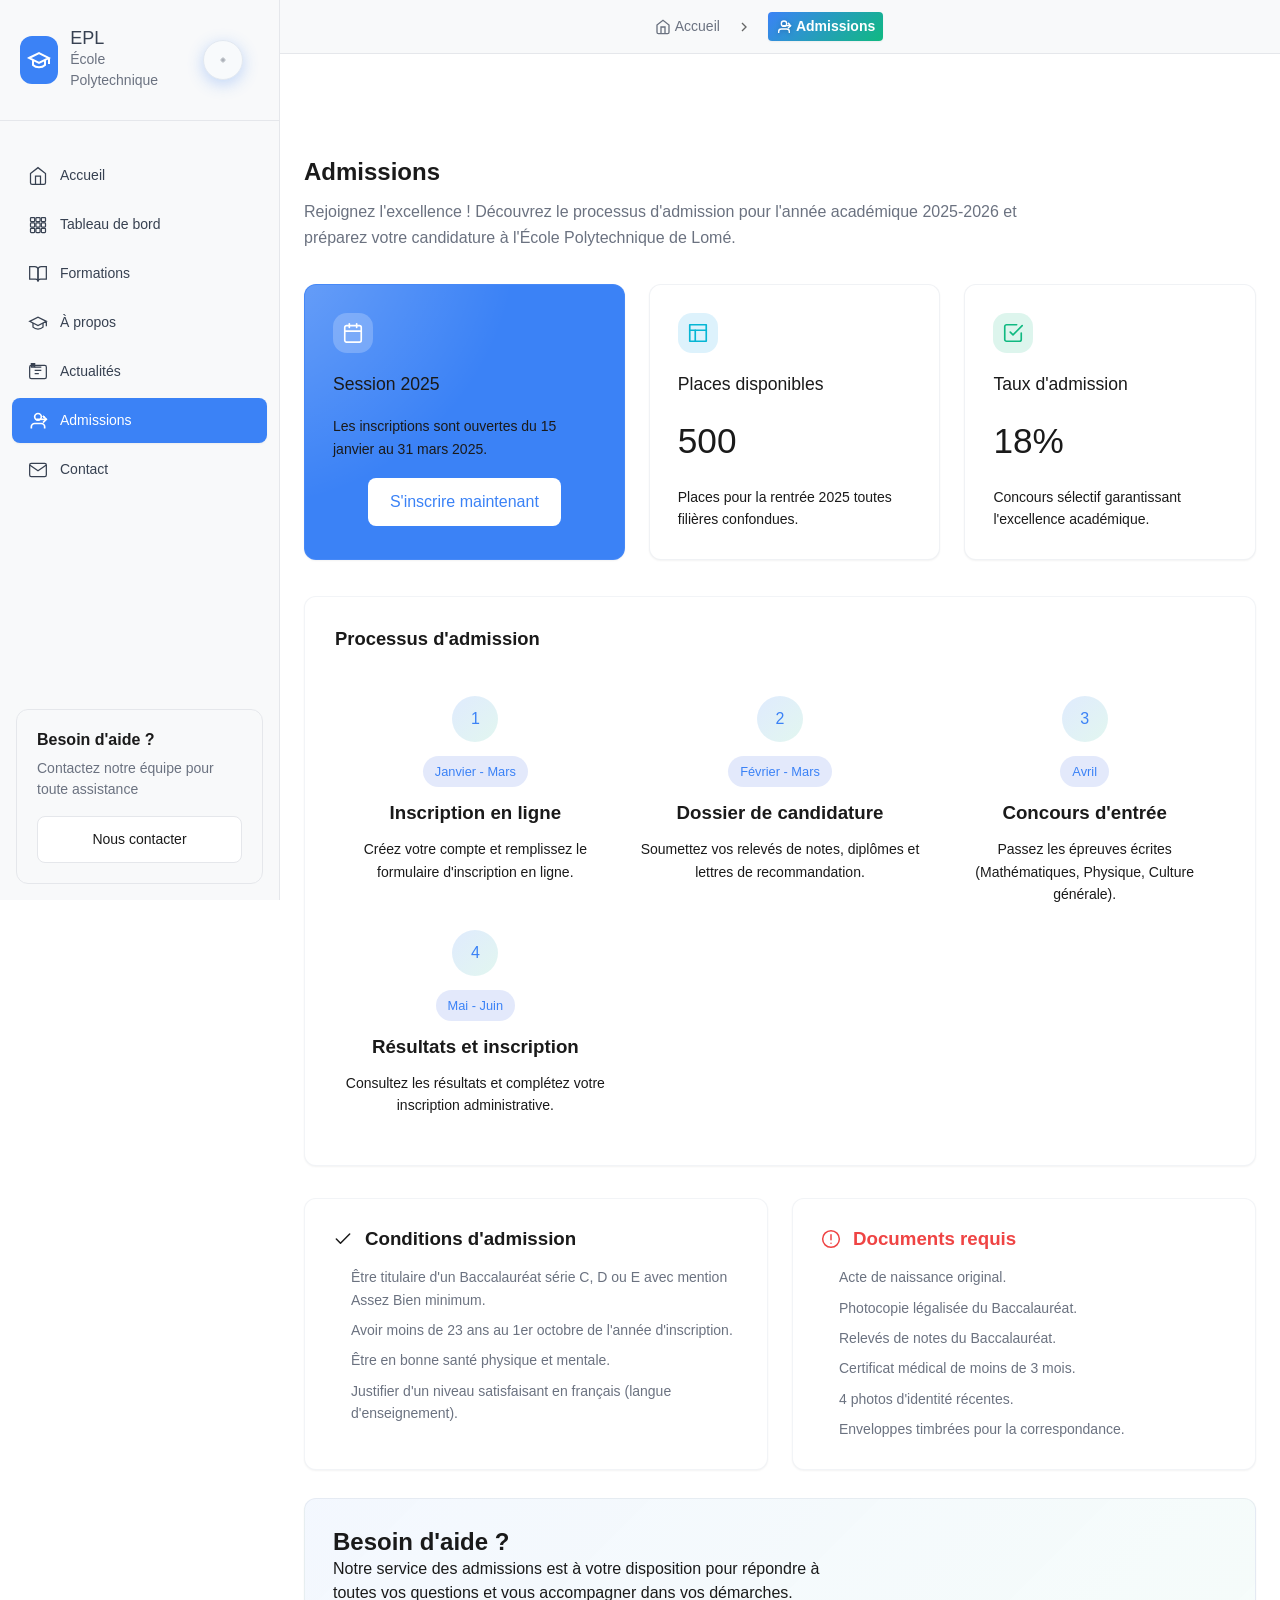
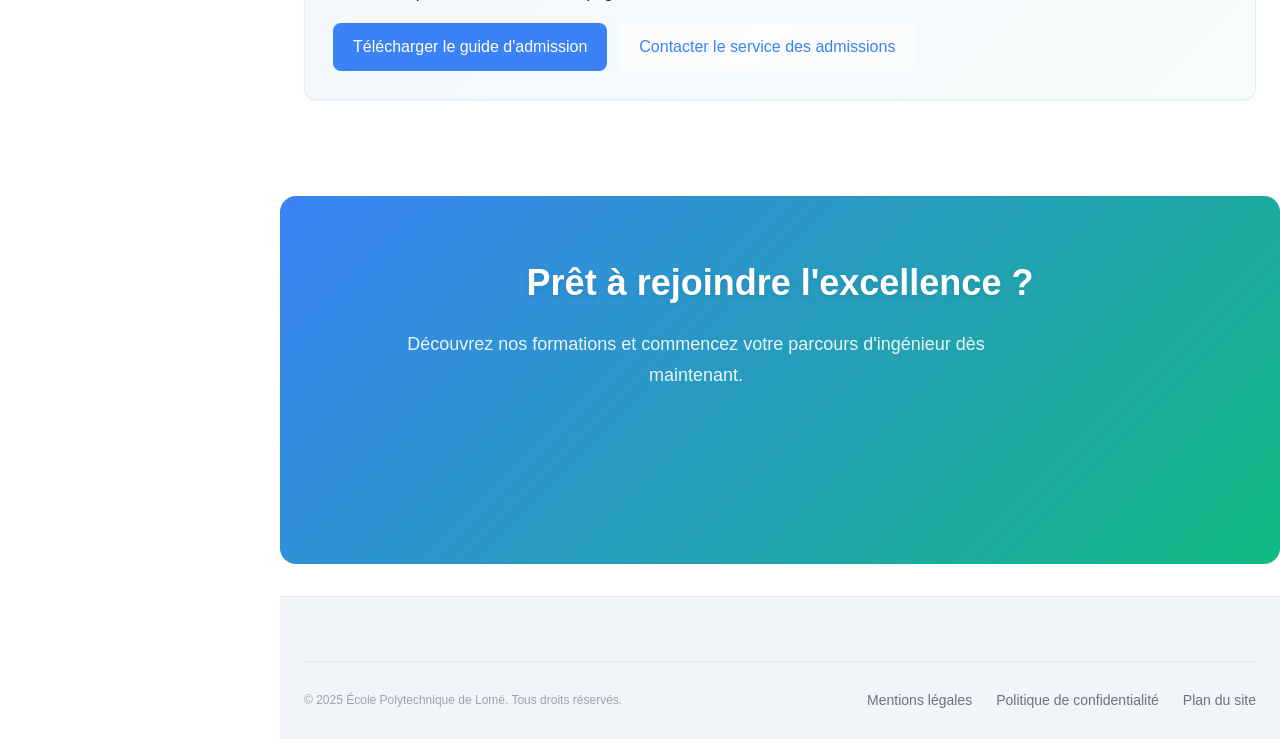
<file: pages/admissions.html>
<!DOCTYPE html>
<html lang="fr" data-theme="clair">

<head>
    <meta charset="UTF-8">
    <meta name="viewport" content="width=device-width, initial-scale=1.0">
    <title>Admissions - École Polytechnique de Lomé</title>
    <meta name="description" content="Informations sur les admissions à l'École Polytechnique de Lomé.">

    <!-- Manifest PWA -->
    <!-- Le manifest permet à l'application d'être installable comme PWA et définit les icônes / couleurs -->
    <link rel="manifest" href="/manifest.json">

    <!-- Styles CSS -->
    <!-- Ordre d'inclusion : variables (thèmes) -> reset -> composants -> layout -> styles page -->
    <link rel="stylesheet" href="/css/base/variables.css">
    <link rel="stylesheet" href="/css/base/reset.css">
    <link rel="stylesheet" href="/css/components/sidebar.css">
    <link rel="stylesheet" href="/css/components/cards.css">
    <link rel="stylesheet" href="/css/components/buttons.css">
    <link rel="stylesheet" href="/css/components/footer.css">
    <link rel="stylesheet" href="/css/components/cta.css">
    <link rel="stylesheet" href="/css/components/nouveaux-composants.css">
    <link rel="stylesheet" href="/css/layouts/main.css">
    <link rel="stylesheet" href="/css/pages/dashboard.css">
    <link rel="stylesheet" href="/css/pages/admission.css">
</head>

<body>
    <!-- Skip link pour l'accessibilité -->
    <!-- Permet aux utilisateurs au clavier / lecteurs d'écran de passer directement au contenu principal -->
    <a href="#contenu-principal" class="skip-link">Aller au contenu principal</a>

    <!-- Navbar (mobile uniquement) -->
    <div id="navbar-container"></div>

    <!-- Breadcrumb -->
    <div id="breadcrumb-container"></div>

    <!-- Sidebar -->
    <!-- Le conteneur est laissé ici ; le contenu réel du sidebar est injecté par /js/components/sidebar.js -->
    <div id="sidebar-container">
        <!-- Le contenu du sidebar sera chargé ici par JavaScript -->
    </div>

    <!-- Contenu principal -->
    <!-- id="contenu-principal" : cible du skip-link et point d'ancrage principal de la page -->
    <main id="contenu-principal" class="contenu-principal">

        <!-- Section En développement -->
        <!-- <section class="dev-section" role="region">
            <div class="container">
                <div class="dev-content">
                    <div class="dev-icon">
                        <svg viewBox="0 0 24 24" fill="none" stroke="currentColor" stroke-width="2">
                            <path d="M20 21v-2a4 4 0 0 0-4-4H8a4 4 0 0 0-4 4v2" />
                            <circle cx="12" cy="7" r="4" />
                            <path d="M18 6l4 4-4 4" />
                            <path d="M22 10H10" />
                            <path d="M18 6l2 2" />
                        </svg>
                    </div>
                    <h1 class="dev-titre">Page en développement</h1>
                    <p class="dev-description">
                        Cette page est actuellement en cours de développement par l'équipe EPL.
                        Le contenu sera bientôt disponible.
                    </p>
                    <div class="dev-info">
                        <p><strong>Équipe responsable :</strong> Développement Web EPL</p>
                        <p><strong>Statut :</strong> En cours de développement</p>
                        <p><strong>Date prévue :</strong> Bientôt disponible</p>
                    </div>
                </div>
            </div>
        </section> -->


        <!-- Conteneur central de la page (largeur max et centrage) -->
        <div class="dashboard__content">
            <div class="container">
            <!-- En-tête de la section Admissions -->
            <header class="admissions-header">
                <!-- Titre principal et sous-texte d'introduction -->
                <h1>Admissions</h1>
                <p>Rejoignez l'excellence&nbsp;! Découvrez le processus d'admission pour l'année académique 2025-2026 et préparez votre candidature à l'École Polytechnique de Lomé.</p>
            </header>

            <!-- Cartes métriques : informations clés (sessions, places, taux) -->
            <section class="admissions-metrics" aria-label="Informations clés sur l'admission">
                <!-- Carte principale (CTA) : session et bouton d'inscription -->
                <article class="metric-card metric-card--primary">
					<div class="metric-card__icon" aria-hidden="true">
						<svg viewBox="0 0 24 24" fill="none" stroke="currentColor" stroke-width="1.8" stroke-linecap="round" stroke-linejoin="round">
							<rect x="3" y="4" width="18" height="18" rx="2" />
							<line x1="16" y1="2" x2="16" y2="6" />
							<line x1="8" y1="2" x2="8" y2="6" />
							<line x1="3" y1="10" x2="21" y2="10" />
						</svg>
					</div>
					<div class="metric-card__title">Session 2025</div>
					<p class="metric-card__text">Les inscriptions sont ouvertes du 15 janvier au 31 mars 2025.</p>
					<a class="metric-card__button" href="../pages/admission/inscription.html">S'inscrire maintenant</a>
				</article>

                <!-- Carte : places disponibles -->
                <article class="metric-card">
                    <div class="metric-card__icon metric-card__icon--info" aria-hidden="true">
						<svg viewBox="0 0 24 24" fill="none" stroke="currentColor" stroke-width="1.8" stroke-linecap="round" stroke-linejoin="round">
							<path d="M3 3h18v18H3z" />
							<path d="M3 9h18" />
							<path d="M9 21V9" />
						</svg>
					</div>
					<div class="metric-card__title">Places disponibles</div>
					<div class="metric-card__value">500</div>
					<p class="metric-card__text">Places pour la rentrée 2025 toutes filières confondues.</p>
				</article>

                <!-- Carte : taux d'admission -->
                <article class="metric-card">
                    <div class="metric-card__icon metric-card__icon--success" aria-hidden="true">
						<svg viewBox="0 0 24 24" fill="none" stroke="currentColor" stroke-width="1.8" stroke-linecap="round" stroke-linejoin="round">
							<path d="M9 11l3 3L22 4" />
							<path d="M21 12v7a2 2 0 0 1-2 2H5a2 2 0 0 1-2-2V5a2 2 0 0 1 2-2h11" />
						</svg>
					</div>
					<div class="metric-card__title">Taux d'admission</div>
					<div class="metric-card__value">18%</div>
					<p class="metric-card__text">Concours sélectif garantissant l'excellence académique.</p>
				</article>
			</section>

            <!-- Section processus : étapes du parcours d'admission -->
            <section class="admissions-process" aria-label="Étapes du processus d'admission">
                <h2 class="admissions-process__title">Processus d'admission</h2>
                <div class="process-steps">
                    
                    <article class="process-step">
                       
                        <span class="process-step__badge">1</span>
                        
                        <span class="process-step__period">Janvier - Mars</span>
                        
                        <h3 class="process-step__title">Inscription en ligne</h3>
                        <p class="process-step__text">Créez votre compte et remplissez le formulaire d'inscription en ligne.</p>
                    </article>
                    
                    <article class="process-step">
                        <span class="process-step__badge">2</span>
                        <span class="process-step__period">Février - Mars</span>
                        <h3 class="process-step__title">Dossier de candidature</h3>
                        <p class="process-step__text">Soumettez vos relevés de notes, diplômes et lettres de recommandation.</p>
                    </article>
                    
                    <article class="process-step">
                        <span class="process-step__badge">3</span>
                        <span class="process-step__period">Avril</span>
                        <h3 class="process-step__title">Concours d'entrée</h3>
                        <p class="process-step__text">Passez les épreuves écrites (Mathématiques, Physique, Culture générale).</p>
                    </article>
                    
                    <article class="process-step">
                        <span class="process-step__badge">4</span>
                        <span class="process-step__period">Mai - Juin</span>
                        <h3 class="process-step__title">Résultats et inscription</h3>
                        <p class="process-step__text">Consultez les résultats et complétez votre inscription administrative.</p>
                    </article>
                </div>
            </section>

                <!-- Section d'informations complémentaires : conditions et documents -->
                <section class="admissions-info-grid" aria-label="Informations complémentaires">
				<article class="info-card">
					<h3 class="info-card__title">
						<svg viewBox="0 0 24 24" fill="none" stroke="currentColor" stroke-width="1.8" stroke-linecap="round" stroke-linejoin="round" aria-hidden="true">
							<path d="M20 6L9 17l-5-5" />
						</svg>
						Conditions d'admission
					</h3>
					<ul>
						<li>Être titulaire d'un Baccalauréat série C, D ou E avec mention Assez Bien minimum.</li>
						<li>Avoir moins de 23 ans au 1er octobre de l'année d'inscription.</li>
						<li>Être en bonne santé physique et mentale.</li>
						<li>Justifier d'un niveau satisfaisant en français (langue d'enseignement).</li>
					</ul>
				</article>

                <article class="info-card">
                    <h3 class="info-card__title info-card__title--danger">
						<svg viewBox="0 0 24 24" fill="none" stroke="currentColor" stroke-width="1.8" stroke-linecap="round" stroke-linejoin="round" aria-hidden="true">
							<circle cx="12" cy="12" r="10" />
							<line x1="12" y1="7" x2="12" y2="13" />
							<line x1="12" y1="17" x2="12.01" y2="17" />
						</svg>
						Documents requis
					</h3>
					<ul>
						<li>Acte de naissance original.</li>
						<li>Photocopie légalisée du Baccalauréat.</li>
						<li>Relevés de notes du Baccalauréat.</li>
						<li>Certificat médical de moins de 3 mois.</li>
						<li>4 photos d'identité récentes.</li>
						<li>Enveloppes timbrées pour la correspondance.</li>
					</ul>
				</article>
			</section>

            <!-- Bannière de support / CTA pour assistance aux candidats -->
            <section class="support-banner" aria-label="Aide aux admissions">
				<div class="support-banner__text">
					<h2>Besoin d'aide&nbsp;?</h2>
					<p>Notre service des admissions est à votre disposition pour répondre à toutes vos questions et vous accompagner dans vos démarches.</p>
				</div>
				<div class="support-banner__actions">
					<a class="support-banner__button support-banner__button--primary" href="./inscription.html">Télécharger le guide d'admission</a>
					<a class="support-banner__button support-banner__button--ghost" href="../contact.html">Contacter le service des admissions</a>
				</div>
			</section>
                </div>

            </div>
        <!-- Section CTA -->
        <section class="cta-section" role="region">
            <div class="container">
                <div class="cta-contenu">
                    <h2 class="cta-titre">Prêt à rejoindre l'excellence ?</h2>
                    <p class="cta-description">
                        Découvrez nos formations et commencez votre parcours d'ingénieur dès maintenant.
                    </p>
                    <div class="cta-actions">
                        <a href="/pages/formations/index.html" class="bouton bouton-primaire bouton-large">
                            <svg class="icone-cta" viewBox="0 0 24 24" fill="none" stroke="currentColor"
                                stroke-width="2">
                                <path d="M15 2H6a2 2 0 0 0-2 2v16a2 2 0 0 0 2 2h12a2 2 0 0 0 2-2V7Z" />
                                <path d="M14 2v4a2 2 0 0 0 2 2h4" />
                                <path d="M10 9H8" />
                                <path d="M16 13H8" />
                                <path d="M16 17H8" />
                            </svg>
                            <span>Découvrir nos formations</span>
                        </a>
                        <a href="/pages/contact.html" class="bouton bouton-secondaire bouton-large">
                            <svg class="icone-cta" viewBox="0 0 24 24" fill="none" stroke="currentColor"
                                stroke-width="2">
                                <path d="M4 4h16c1.1 0 2 .9 2 2v12c0 1.1-.9 2-2 2H4c-1.1 0-2-.9-2-2V6c0-1.1.9-2 2-2z" />
                                <polyline points="22,6 12,13 2,6" />
                            </svg>
                            <span>Nous contacter</span>
                        </a>
                    </div>
                </div>
            </div>
        </section>
    </main>

    <!-- Footer -->
    <footer class="footer-principal" role="contentinfo">
        <div class="container">
            <div class="footer-bottom">
                <div class="footer-copyright">
                    <p>&copy; 2025 École Polytechnique de Lomé. Tous droits réservés.</p>
                </div>
                <div class="footer-links">
                    <a href="/pages/mentions-legales.html" class="footer-link">Mentions légales</a>
                    <a href="/pages/politique-confidentialite.html" class="footer-link">Politique de confidentialité</a>
                    <a href="/pages/plan-du-site.html" class="footer-link">Plan du site</a>
                </div>
            </div>
        </div>
    </footer>

    <!-- Scripts JavaScript -->
    <script src="/js/utils/themes.js"></script>
    <script src="/js/utils/theme-global.js"></script>
    <script src="/js/utils/chargeur-composants.js"></script>
    <script src="/js/utils/chargeur-pages.js"></script>
    <script src="/js/utils/gestionnaire-animations.js"></script>
    <script src="/js/utils/gestionnaire-navigation.js"></script>
    <script src="/js/components/sidebar.js"></script>
    <script src="/js/components/cta.js"></script>
    <script src="/js/pages/dashboard.js"></script>
    <script src="/js/main.js"></script>

    <!-- Script de gestion de la page Admissions -->
    <script>
        document.addEventListener('DOMContentLoaded', function () {
            console.log('🚀 Page Admissions chargée');

            // Initialiser le système de pages avec breadcrumb
            if (typeof chargeurPages !== 'undefined') {
                chargeurPages.initialiser('admissions');
            }

            // Forcer la synchronisation de la navigation
            if (typeof gestionnaireNavigation !== 'undefined') {
                setTimeout(() => {
                    gestionnaireNavigation.forcerSynchronisation();
                }, 100);
            }

            console.log('✅ Page Admissions initialisée avec succès');
        });
    </script>
</body>

</html>
</file>
<file: css/base/variables.css>
/**
 * FICHIER : Variables CSS - Système de Thèmes
 * 
 * OBJECTIF : 
 * Définit le système de 2 thèmes (Clair, Sombre) avec variables CSS natives
 * Compatible avec tous les composants et pages
 * 
 * DÉPENDANCES :
 * - Aucune (variables de base)
 * 
 * AUTEUR : sCtt3 | EPL Devs
 * DERNIÈRE MODIFICATION : 15 Octobre 2025
 */

/* ===================================================
   VARIABLES COMMUNES (ne changent pas selon le thème)
   =================================================== */
:root {
  /* Couleurs institutionnelles EPL */
  --couleur-primaire: #3b82f6;        /* Bleu EPL */
  --couleur-primaire-hover: #2563eb;   /* Bleu plus foncé au hover */
  --couleur-secondaire: #10b981;       /* Vert succès */
  --couleur-erreur: #ef4444;           /* Rouge erreur */
  --couleur-avertissement: #f59e0b;    /* Orange avertissement */
  --couleur-info: #06b6d4;             /* Cyan info */
  
  /* Transitions fluides pour changement de thème */
  --transition-theme: all 0.3s cubic-bezier(0.4, 0, 0.2, 1);
  --transition-rapide: 150ms ease-out;
  --transition-normale: 300ms ease-out;
  --transition-lente: 500ms ease-out;
  
  /* Espacements cohérents */
  --espacement-xs: 0.25rem;    /* 4px */
  --espacement-sm: 0.5rem;     /* 8px */
  --espacement-md: 1rem;       /* 16px */
  --espacement-lg: 1.5rem;     /* 24px */
  --espacement-xl: 2rem;       /* 32px */
  --espacement-2xl: 3rem;      /* 48px */
  --espacement-3xl: 4rem;      /* 64px */
  
  /* Bordures et rayons */
  --rayon-sm: 0.25rem;         /* 4px */
  --rayon-md: 0.5rem;          /* 8px */
  --rayon-lg: 0.75rem;         /* 12px */
  --rayon-xl: 1rem;            /* 16px */
  --rayon-full: 9999px;        /* Completement arrondi */
  
  /* Ombres */
  --ombre-sm: 0 1px 2px 0 rgba(0, 0, 0, 0.05);
  --ombre-md: 0 4px 6px -1px rgba(0, 0, 0, 0.1), 0 2px 4px -1px rgba(0, 0, 0, 0.06);
  --ombre-lg: 0 10px 15px -3px rgba(0, 0, 0, 0.1), 0 4px 6px -2px rgba(0, 0, 0, 0.05);
  --ombre-xl: 0 20px 25px -5px rgba(0, 0, 0, 0.1), 0 10px 10px -5px rgba(0, 0, 0, 0.04);
  
  /* Typographie */
  --police-principale: 'Inter', -apple-system, BlinkMacSystemFont, 'Segoe UI', Roboto, sans-serif;
  --police-titres: 'Inter', -apple-system, BlinkMacSystemFont, 'Segoe UI', Roboto, sans-serif;
  --police-mono: 'JetBrains Mono', 'Fira Code', Consolas, monospace;
  
  /* Tailles de police */
  --texte-xs: 0.75rem;         /* 12px */
  --texte-sm: 0.875rem;        /* 14px */
  --texte-base: 1rem;          /* 16px */
  --texte-lg: 1.125rem;        /* 18px */
  --texte-xl: 1.25rem;         /* 20px */
  --texte-2xl: 1.5rem;         /* 24px */
  --texte-3xl: 1.875rem;       /* 30px */
  --texte-4xl: 2.25rem;        /* 36px */
  --texte-5xl: 3rem;           /* 48px */
  --texte-6xl: 3.75rem;       /* 60px */
  
  /* Poids de police */
  --poids-normal: 400;
  --poids-medium: 500;
  --poids-semibold: 600;
  --poids-bold: 700;
  --poids-extrabold: 800;
  
  /* Hauteurs de ligne */
  --ligne-tight: 1.25;
  --ligne-normal: 1.5;
  --ligne-relaxed: 1.75;
  
  /* Z-index */
  --z-dropdown: 1000;
  --z-sticky: 1020;
  --z-fixed: 1030;
  --z-modal-backdrop: 1040;
  --z-modal: 1050;
  --z-popover: 1060;
  --z-tooltip: 1070;
  
  /* Layout */
  --largeur-max: 1200px;
  --largeur-sidebar: 280px;
  --hauteur-header: 80px;
}

/* =================================
   THÈME CLAIR (Light Mode) - DÉFAUT
   ================================= */
[data-theme="clair"] {
  /* Couleurs de fond */
  --couleur-fond-principal: #ffffff;
  --couleur-fond-secondaire: #f8f9fa;
  --couleur-fond-tertiaire: #f1f5f9;
  --couleur-fond-hover: #f1f5f9;
  
  /* Couleurs de texte */
  --couleur-texte-principal: #1a1a1a;
  --couleur-texte-secondaire: #6b7280;
  --couleur-texte-tertiaire: #9ca3af;
  --couleur-texte-inverse: #ffffff;
  
  /* Couleurs de bordure */
  --couleur-bordure: #e5e7eb;
  --couleur-bordure-hover: #d1d5db;
  --couleur-bordure-focus: var(--couleur-primaire);
  
  /* Couleurs d'ombre */
  --couleur-ombre: rgba(0, 0, 0, 0.1);
  --couleur-ombre-hover: rgba(0, 0, 0, 0.15);
  
  /* Couleurs de sidebar */
  --couleur-sidebar-fond: #f8f9fa;
  --couleur-sidebar-texte: #374151;
  --couleur-sidebar-hover: #e5e7eb;
  --couleur-sidebar-active: var(--couleur-primaire);
  
  /* Couleurs de cards */
  --couleur-card-fond: #ffffff;
  --couleur-card-ombre: var(--ombre-md);
  --couleur-card-hover: var(--ombre-lg);
}

/* =========================
   THÈME SOMBRE (Dark Mode)
   ========================= */
[data-theme="sombre"] {
  /* Couleurs de fond */
  --couleur-fond-principal: #0f172a;
  --couleur-fond-secondaire: #1e293b;
  --couleur-fond-tertiaire: #334155;
  --couleur-fond-hover: #334155;
  
  /* Couleurs de texte */
  --couleur-texte-principal: #f1f5f9;
  --couleur-texte-secondaire: #cbd5e1;
  --couleur-texte-tertiaire: #94a3b8;
  --couleur-texte-inverse: #0f172a;
  
  /* Couleurs de bordure */
  --couleur-bordure: #334155;
  --couleur-bordure-hover: #475569;
  --couleur-bordure-focus: var(--couleur-primaire);
  
  /* Couleurs d'ombre */
  --couleur-ombre: rgba(0, 0, 0, 0.3);
  --couleur-ombre-hover: rgba(0, 0, 0, 0.4);
  
  /* Couleurs de sidebar */
  --couleur-sidebar-fond: #1e293b;
  --couleur-sidebar-texte: #cbd5e1;
  --couleur-sidebar-hover: #334155;
  --couleur-sidebar-active: var(--couleur-primaire);
  
  /* Couleurs de cards */
  --couleur-card-fond: #1e293b;
  --couleur-card-ombre: 0 4px 6px -1px rgba(0, 0, 0, 0.3);
  --couleur-card-hover: 0 10px 15px -3px rgba(0, 0, 0, 0.4);
  
  /* Couleurs professionnelles douces pour mode sombre */
  --couleur-accent: #64748b;
  --couleur-accent-hover: #475569;
  --couleur-accent-fonce: #334155;
  --couleur-accent-transparent: rgba(100, 116, 139, 0.1);
  --couleur-accent-gradient: linear-gradient(135deg, #64748b 0%, #475569 100%);
}


/* ==================================================
   APPLICATION DES TRANSITIONS SUR TOUS LES ÉLÉMENTS
   ================================================== */
* {
  transition: 
    background-color var(--transition-theme),
    color var(--transition-theme),
    border-color var(--transition-theme),
    box-shadow var(--transition-theme);
}

/* ======================
   RESPONSIVE BREAKPOINTS
   ====================== */
@media (max-width: 640px) {
  :root {
    --espacement-md: 0.75rem;
    --espacement-lg: 1rem;
    --espacement-xl: 1.5rem;
    --largeur-sidebar: 100%;
  }
}

@media (max-width: 768px) {
  :root {
    --largeur-sidebar: 280px;
  }
}

@media (min-width: 1024px) {
  :root {
    --largeur-max: 1400px;
  }
}

/* ===========================
   UTILITAIRES POUR LES THÈMES
   =========================== */
.theme-clair {
  --data-theme: "clair";
}

.theme-sombre {
  --data-theme: "sombre";
}

/* ================================
   DÉTECTION DE PRÉFÉRENCE SYSTÈME
   ================================ */
@media (prefers-color-scheme: dark) {
  :root:not([data-theme]) {
    /* Applique le thème sombre si l'utilisateur préfère le mode sombre */
    --couleur-fond-principal: #0f172a;
    --couleur-fond-secondaire: #1e293b;
    --couleur-texte-principal: #f1f5f9;
    --couleur-texte-secondaire: #cbd5e1;
    --couleur-bordure: #334155;
  }
}

/* ===============================
   ACCESSIBILITÉ - CONTRASTE ÉLEVÉ
   =============================== */
@media (prefers-contrast: high) {
  :root {
    --couleur-texte-principal: #000000;
    --couleur-texte-secondaire: #333333;
    --couleur-bordure: #000000;
  }
  
  [data-theme="sombre"] {
    --couleur-texte-principal: #ffffff;
    --couleur-texte-secondaire: #cccccc;
    --couleur-bordure: #ffffff;
  }
}

/* =======================
   RÉDUCTION DE MOUVEMENT
   ======================= */
@media (prefers-reduced-motion: reduce) {
  :root {
    --transition-theme: none;
    --transition-rapide: none;
    --transition-normale: none;
    --transition-lente: none;
  }
  
  * {
    transition: none !important;
    animation: none !important;
  }
}
</file>
<file: css/components/sidebar.css>
/**
 * FICHIER : Sidebar.css
 * 
 * OBJECTIF : 
 * Styles pour la sidebar de navigation réutilisable
 * Compatible avec les 2 thèmes (Clair, Sombre)
 * Responsive et accessible
 * 
 * DÉPENDANCES :
 * - css/base/variables.css (variables de thème)
 * 
 * AUTEUR : sCtt3 | EPL Devs
 * DERNIÈRE MODIFICATION : 15 octobre 2025
 */

/* ===========================
   CONTENEUR SIDEBAR PRINCIPAL
   =========================== */
.sidebar {
  /* Position et dimensions */
  position: fixed;
  top: 0;
  left: 0;
  width: var(--largeur-sidebar);
  height: 100vh;
  z-index: var(--z-fixed);
  
  /* Apparence */
  background-color: var(--couleur-sidebar-fond);
  border-right: 1px solid var(--couleur-bordure);
  
  /* Comportement */
  overflow-y: auto;
  overflow-x: hidden;
  
  /* Transitions fluides */
  transition: transform var(--transition-normale);
  
  /* Scroll personnalisé pour WebKit */
  scrollbar-width: thin;
  scrollbar-color: var(--couleur-bordure) transparent;
}

.sidebar::-webkit-scrollbar {
  width: 6px;
}

.sidebar::-webkit-scrollbar-track {
  background: transparent;
}

.sidebar::-webkit-scrollbar-thumb {
  background-color: var(--couleur-bordure);
  border-radius: var(--rayon-full);
}

.sidebar::-webkit-scrollbar-thumb:hover {
  background-color: var(--couleur-bordure-hover);
}

/* =============================
   HEADER SIDEBAR (LOGO + TITRE)
   ============================= */
.sidebar-header {
  /* Layout */
  display: flex;
  align-items: center;
  gap: var(--espacement-md);
  
  /* Espacement */
  padding: var(--espacement-lg) var(--espacement-lg) var(--espacement-md);
  
  /* Bordure de séparation */
  border-bottom: 1px solid var(--couleur-bordure);
  margin-bottom: var(--espacement-md);
}

.sidebar-logo {
  /* Dimensions du logo */
  width: 40px;
  height: 40px;
  
  /* Apparence */
  background-color: var(--couleur-primaire);
  border-radius: var(--rayon-md);
  
  /* Centrage du contenu */
  display: flex;
  align-items: center;
  justify-content: center;
  
  /* Icône à l'intérieur */
  color: white;
  font-size: var(--texte-lg);
  font-weight: var(--poids-bold);
}

.sidebar-titre {
  /* Typographie */
  font-size: var(--texte-lg);
  font-weight: var(--poids-bold);
  color: var(--couleur-texte-principal);
  
  /* Espacement */
  margin: 0;
  line-height: var(--ligne-tight);
}

.sidebar-sous-titre {
  /* Typographie */
  font-size: var(--texte-sm);
  color: var(--couleur-texte-secondaire);
  
  /* Espacement */
  margin: 0;
  line-height: var(--ligne-normal);
}

/* ======================
   NAVIGATION PRINCIPALE
   ===================== */
.sidebar-nav {
  /* Layout */
  display: flex;
  flex-direction: column;
  gap: var(--espacement-xs);
  
  /* Espacement */
  padding: 0 var(--espacement-lg);
}

.sidebar-nav-item {
  /* Comportement */
  position: relative;
  
  /* Transitions */
  transition: all var(--transition-rapide);
}

.sidebar-nav-link {
  /* Layout */
  display: flex;
  align-items: center;
  gap: var(--espacement-md);
  
  /* Dimensions */
  width: 100%;
  padding: var(--espacement-md);
  
  /* Apparence */
  color: var(--couleur-sidebar-texte);
  text-decoration: none;
  border-radius: var(--rayon-md);
  
  /* Transitions */
  transition: all var(--transition-rapide);
  
  /* État de focus pour accessibilité */
  outline: none;
}

.sidebar-nav-link:hover {
  /* Couleurs au survol */
  background-color: var(--couleur-sidebar-hover);
  color: var(--couleur-texte-principal);
  
  /* Transformation subtile */
  transform: translateX(4px);
}

.sidebar-nav-link:focus {
  /* Indicateur de focus pour accessibilité */
  outline: 2px solid var(--couleur-bordure-focus);
  outline-offset: 2px;
}

.sidebar-nav-link.actif {
  /* Couleurs pour l'item actif */
  background-color: var(--couleur-sidebar-active);
  color: white;
  
  /* Indicateur visuel */
  box-shadow: var(--ombre-sm);
}

.sidebar-nav-link.actif:hover {
  /* Maintient la couleur active au survol */
  background-color: var(--couleur-sidebar-active);
  color: white;
  transform: none;
}

/* ===================
   ICÔNES DE NAVIGATION
   =================== */
.sidebar-nav-icon {
  /* Dimensions */
  width: 20px;
  height: 20px;
  
  /* Centrage */
  display: flex;
  align-items: center;
  justify-content: center;
  
  /* Transitions */
  transition: transform var(--transition-rapide);
}

.sidebar-nav-link:hover .sidebar-nav-icon {
  /* Animation subtile au survol */
  transform: scale(1.1);
}

/* ===================
      SECTION D'AIDE
   =================== */
.sidebar-aide {
  /* Position */
  position: absolute;
  bottom: 0;
  left: 0;
  right: 0;
  
  /* Layout */
  padding: var(--espacement-lg);
  
  /* Apparence */
  background-color: var(--couleur-fond-secondaire);
  border-top: 1px solid var(--couleur-bordure);
}

.sidebar-aide-titre {
  /* Typographie */
  font-size: var(--texte-sm);
  font-weight: var(--poids-semibold);
  color: var(--couleur-texte-principal);
  
  /* Espacement */
  margin: 0 0 var(--espacement-sm) 0;
}

.sidebar-aide-description {
  /* Typographie */
  font-size: var(--texte-xs);
  color: var(--couleur-texte-secondaire);
  line-height: var(--ligne-normal);
  
  /* Espacement */
  margin: 0 0 var(--espacement-md) 0;
}

.sidebar-aide-bouton {
  /* Layout */
  display: flex;
  align-items: center;
  justify-content: center;
  gap: var(--espacement-sm);
  
  /* Dimensions */
  width: 100%;
  padding: var(--espacement-sm) var(--espacement-md);
  
  /* Apparence */
  background-color: var(--couleur-primaire);
  color: white;
  border: none;
  border-radius: var(--rayon-md);
  
  /* Typographie */
  font-size: var(--texte-sm);
  font-weight: var(--poids-medium);
  text-decoration: none;
  
  /* Comportement */
  cursor: pointer;
  transition: all var(--transition-rapide);
}

.sidebar-aide-bouton:hover {
  /* Effet au survol */
  background-color: var(--couleur-primaire-hover);
  transform: translateY(-1px);
  box-shadow: var(--ombre-md);
}

.sidebar-aide-bouton:focus {
  /* Indicateur de focus */
  outline: 2px solid var(--couleur-bordure-focus);
  outline-offset: 2px;
}

/* ===================
    RESPONSIVE DESIGN
   =================== */

/* Mobile : Sidebar en overlay */
@media (max-width: 768px) {
  .sidebar {
    /* Transform pour masquer par défaut */
    transform: translateX(-100%);
  }
  
  .sidebar.ouvert {
    /* Affiche la sidebar quand ouverte */
    transform: translateX(0);
  }
  
  /* Overlay sombre quand sidebar ouverte */
  .sidebar-overlay {
    position: fixed;
    top: 0;
    left: 0;
    right: 0;
    bottom: 0;
    background-color: rgba(0, 0, 0, 0.5);
    z-index: var(--z-modal-backdrop);
    opacity: 0;
    visibility: hidden;
    transition: all var(--transition-normale);
  }
  
  .sidebar-overlay.visible {
    opacity: 1;
    visibility: visible;
  }
}

/* Tablet : Sidebar réduite */
@media (min-width: 769px) and (max-width: 1024px) {
  .sidebar {
    width: 240px;
  }
  
  .sidebar-header {
    padding: var(--espacement-md);
  }
  
  .sidebar-nav {
    padding: 0 var(--espacement-md);
  }
  
  .sidebar-aide {
    padding: var(--espacement-md);
  }
}

/* Desktop : Sidebar complète */
@media (min-width: 1025px) {
  .sidebar {
    width: var(--largeur-sidebar);
  }
}

/* ===================
      ÉTATS SPÉCIAUX
   =================== */

/* Sidebar réduite (mode compact) */
.sidebar.compact {
  width: 80px;
}

.sidebar.compact .sidebar-titre,
.sidebar.compact .sidebar-sous-titre,
.sidebar.compact .sidebar-nav-text {
  /* Masque le texte en mode compact */
  display: none;
}

.sidebar.compact .sidebar-nav-link {
  /* Centre l'icône en mode compact */
  justify-content: center;
  padding: var(--espacement-md);
}

.sidebar.compact .sidebar-aide {
  /* Masque l'aide en mode compact */
  display: none;
}

/* Sidebar avec indicateur de chargement */
.sidebar.chargement {
  position: relative;
}

.sidebar.chargement::after {
  content: '';
  position: absolute;
  top: 0;
  left: 0;
  right: 0;
  height: 3px;
  background: linear-gradient(90deg, var(--couleur-primaire), transparent);
  animation: chargement 2s infinite;
}

@keyframes chargement {
  0% { transform: translateX(-100%); }
  100% { transform: translateX(100%); }
}

/* ===================
      ACCESSIBILITÉ
   =================== */

/* Masque la sidebar pour les lecteurs d'écran quand fermée */
.sidebar[aria-hidden="true"] {
  display: none;
}

/* Indicateur pour les utilisateurs de clavier */
.sidebar-nav-link:focus-visible {
  outline: 2px solid var(--couleur-bordure-focus);
  outline-offset: 2px;
}

/* ===================
   ANIMATIONS D'ENTRÉE
   =================== */

/* Animation d'apparition de la sidebar */
@keyframes apparitionSidebar {
  from {
    transform: translateX(-100%);
    opacity: 0;
  }
  to {
    transform: translateX(0);
    opacity: 1;
  }
}

.sidebar.animation-entree {
  animation: apparitionSidebar 0.3s ease-out;
}

/* Animation des items de navigation */
.sidebar-nav-item {
  animation: apparitionItem 0.2s ease-out;
  animation-fill-mode: both;
}

.sidebar-nav-item:nth-child(1) { animation-delay: 0.1s; }
.sidebar-nav-item:nth-child(2) { animation-delay: 0.15s; }
.sidebar-nav-item:nth-child(3) { animation-delay: 0.2s; }
.sidebar-nav-item:nth-child(4) { animation-delay: 0.25s; }
.sidebar-nav-item:nth-child(5) { animation-delay: 0.3s; }
.sidebar-nav-item:nth-child(6) { animation-delay: 0.35s; }

/* ===============================
   BOUTON DE THÈME DANS LA SIDEBAR
   =============================== */
.btn-theme-dynamique {
    background: var(--couleur-fond-secondaire);
    border: 1px solid var(--couleur-bordure);
    border-radius: 8px;
    padding: 0.5rem;
    cursor: pointer;
    transition: all 0.3s ease;
    display: flex;
    align-items: center;
    justify-content: center;
    width: 40px;
    height: 40px;
    color: var(--couleur-texte-primaire);
}

.btn-theme-dynamique:hover {
    background: var(--couleur-accent);
    border-color: var(--couleur-accent);
    color: #ffffff;
    transform: scale(1.05);
    box-shadow: var(--ombre-bouton);
}

.btn-theme-dynamique:active {
    transform: scale(0.95);
}

.icone-theme-dynamique {
    width: 18px;
    height: 18px;
    stroke-width: 2;
    transition: transform 0.3s ease;
}

.btn-theme-dynamique:hover .icone-theme-dynamique {
    transform: rotate(15deg);
}

/* Mode sombre - Bouton de thème */
[data-theme="sombre"] .btn-theme-dynamique {
    background: var(--couleur-fond-sombre-secondaire);
    border-color: var(--couleur-accent);
    color: var(--couleur-accent);
}

[data-theme="sombre"] .btn-theme-dynamique:hover {
    background: var(--couleur-accent);
    color: #ffffff;
    box-shadow: var(--ombre-bouton-sombre);
}

/* Responsive - Bouton de thème */
@media (max-width: 1024px) {
    .btn-theme-dynamique {
        width: 36px;
        height: 36px;
        padding: 0.4rem;
    }
    
    .icone-theme-dynamique {
        width: 16px;
        height: 16px;
    }
}

@keyframes apparitionItem {
  from {
    opacity: 0;
    transform: translateX(-20px);
  }
  to {
    opacity: 1;
    transform: translateX(0);
  }
}
</file>
<file: css/components/cards.css>
/**
 * FICHIER : Cards.css
 * 
 * OBJECTIF : 
 * Styles pour les cartes réutilisables (formations, actualités, témoignages)
 * Design moderne et cohérent
 * Compatible avec les 2 thèmes
 * 
 * DÉPENDANCES :
 * - css/base/variables.css (variables de thème)
 * 
 * AUTEUR : sCtt3 | EPL Devs
 * DERNIÈRE MODIFICATION : 15 octobre 2025
 */

/* ===================
   CARTES DE BASE
   =================== */
.card {
  /* Layout */
  display: flex;
  flex-direction: column;
  
  /* Apparence */
  background-color: var(--couleur-card-fond);
  border-radius: var(--rayon-lg);
  box-shadow: var(--couleur-card-ombre);
  
  /* Transitions */
  transition: all var(--transition-normale);
  
  /* Overflow */
  overflow: hidden;
  
  /* Position */
  position: relative;
}

.card:hover {
  /* Effet au survol */
  transform: translateY(-4px);
  box-shadow: var(--couleur-card-hover);
}

/* ===================
   HEADER DE CARTE
   =================== */
.card-header {
  /* Layout */
  display: flex;
  align-items: flex-start;
  justify-content: space-between;
  gap: var(--espacement-md);
  
  /* Espacement */
  padding: var(--espacement-lg);
  padding-bottom: var(--espacement-md);
}

.card-titre {
  /* Typographie */
  font-size: var(--texte-lg);
  font-weight: var(--poids-semibold);
  color: var(--couleur-texte-principal);
  
  /* Espacement */
  margin: 0;
  line-height: var(--ligne-tight);
}

.card-badge {
  /* Layout */
  display: inline-flex;
  align-items: center;
  gap: var(--espacement-xs);
  
  /* Apparence */
  background-color: var(--couleur-primaire);
  color: white;
  border-radius: var(--rayon-full);
  padding: var(--espacement-xs) var(--espacement-sm);
  
  /* Typographie */
  font-size: var(--texte-xs);
  font-weight: var(--poids-medium);
  
  /* Flexibilité */
  flex-shrink: 0;
}

/* ===================
    CONTENU DE CARTE
   =================== */
.card-contenu {
  /* Espacement */
  padding: 0 var(--espacement-lg) var(--espacement-lg);
  
  /* Flexibilité */
  flex: 1;
}

.card-description {
  /* Typographie */
  font-size: var(--texte-sm);
  line-height: var(--ligne-normal);
  color: var(--couleur-texte-secondaire);
  
  /* Espacement */
  margin: 0 0 var(--espacement-md) 0;
}

.card-details {
  /* Layout */
  display: flex;
  flex-wrap: wrap;
  gap: var(--espacement-sm);
  
  /* Espacement */
  margin-bottom: var(--espacement-md);
}

.detail-item {
  /* Layout */
  display: flex;
  align-items: center;
  gap: var(--espacement-xs);
  
  /* Apparence */
  background-color: var(--couleur-fond-tertiaire);
  border-radius: var(--rayon-sm);
  padding: var(--espacement-xs) var(--espacement-sm);
  
  /* Typographie */
  font-size: var(--texte-xs);
  color: var(--couleur-texte-tertiaire);
}

/* ===================
   ACTIONS DE CARTE
   =================== */
.card-actions {
  /* Layout */
  display: flex;
  gap: var(--espacement-sm);
  
  /* Espacement */
  padding: 0 var(--espacement-lg) var(--espacement-lg);
}

/* ===================
   CARTES SPÉCIALISÉES
   =================== */

/* Carte de formation */
.formation-card {
  /* Dimensions */
  min-height: 300px;
}

.formation-card .card-header {
  /* Bordure de séparation */
  border-bottom: 1px solid var(--couleur-bordure);
}

/* Carte d'actualité */
.actualite-card {
  /* Layout */
  display: grid;
  grid-template-rows: auto 1fr;
  
  /* Dimensions */
  min-height: 400px;
}

.actualite-card .card-image {
  /* Position */
  position: relative;
  
  /* Dimensions */
  height: 200px;
  
  /* Apparence */
  overflow: hidden;
}

.actualite-card .card-image img {
  /* Dimensions */
  width: 100%;
  height: 100%;
  
  /* Apparence */
  object-fit: cover;
  object-position: center;
  
  /* Transition */
  transition: transform var(--transition-normale);
}

.actualite-card:hover .card-image img {
  /* Effet de zoom au survol */
  transform: scale(1.05);
}

.actualite-card .card-date {
  /* Position */
  position: absolute;
  top: var(--espacement-sm);
  left: var(--espacement-sm);
  
  /* Apparence */
  background-color: rgba(0, 0, 0, 0.7);
  color: white;
  border-radius: var(--rayon-sm);
  padding: var(--espacement-xs) var(--espacement-sm);
  
  /* Typographie */
  font-size: var(--texte-xs);
  font-weight: var(--poids-medium);
}

/* Carte de témoignage */
.temoignage-card {
  /* Layout */
  text-align: center;
  
  /* Dimensions */
  min-height: 350px;
}

.temoignage-card .card-contenu {
  /* Layout */
  display: flex;
  flex-direction: column;
  align-items: center;
  gap: var(--espacement-md);
}

.temoignage-avatar {
  /* Dimensions */
  width: 80px;
  height: 80px;
  
  /* Apparence */
  border-radius: var(--rayon-full);
  overflow: hidden;
  
  /* Ombre */
  box-shadow: var(--ombre-md);
}

.temoignage-avatar img {
  /* Dimensions */
  width: 100%;
  height: 100%;
  
  /* Apparence */
  object-fit: cover;
  object-position: center;
}

.temoignage-texte {
  /* Typographie */
  font-size: var(--texte-base);
  font-style: italic;
  line-height: var(--ligne-relaxed);
  color: var(--couleur-texte-principal);
  
  /* Espacement */
  margin: 0;
  
  /* Guillemets */
  position: relative;
}

.temoignage-texte::before,
.temoignage-texte::after {
  content: '"';
  font-size: var(--texte-2xl);
  color: var(--couleur-primaire);
  font-weight: var(--poids-bold);
}

.temoignage-auteur {
  /* Layout */
  display: flex;
  flex-direction: column;
  align-items: center;
  gap: var(--espacement-xs);
}

.auteur-nom {
  /* Typographie */
  font-size: var(--texte-base);
  font-weight: var(--poids-semibold);
  color: var(--couleur-texte-principal);
  
  /* Espacement */
  margin: 0;
}

.auteur-role {
  /* Typographie */
  font-size: var(--texte-sm);
  color: var(--couleur-texte-secondaire);
  
  /* Espacement */
  margin: 0;
}

/* ===================
   GRIDS DE CARTES
   =================== */
.formations-grid,
.actualites-grid,
.temoignages-grid {
  /* Layout */
  display: grid;
  gap: var(--espacement-xl);
  
  /* Responsive */
  grid-template-columns: repeat(auto-fit, minmax(300px, 1fr));
}

/* Grid spécifique pour les formations */
.formations-grid {
  grid-template-columns: repeat(auto-fit, minmax(350px, 1fr));
}

/* Grid spécifique pour les actualités */
.actualites-grid {
  grid-template-columns: repeat(auto-fit, minmax(320px, 1fr));
}

/* Grid spécifique pour les témoignages */
.temoignages-grid {
  grid-template-columns: repeat(auto-fit, minmax(280px, 1fr));
}

/* ===================
   RESPONSIVE DESIGN
   =================== */

/* Mobile : Grid en colonne */
@media (max-width: 768px) {
  .formations-grid,
  .actualites-grid,
  .temoignages-grid {
    /* Une colonne sur mobile */
    grid-template-columns: 1fr;
    gap: var(--espacement-lg);
  }
  
  .card-header {
    /* Espacement réduit */
    padding: var(--espacement-md);
    padding-bottom: var(--espacement-sm);
  }
  
  .card-contenu {
    /* Espacement réduit */
    padding: 0 var(--espacement-md) var(--espacement-md);
  }
  
  .card-actions {
    /* Espacement réduit */
    padding: 0 var(--espacement-md) var(--espacement-md);
  }
}

/* Tablet : Ajustements moyens */
@media (min-width: 769px) and (max-width: 1024px) {
  .formations-grid {
    grid-template-columns: repeat(auto-fit, minmax(300px, 1fr));
  }
  
  .actualites-grid {
    grid-template-columns: repeat(auto-fit, minmax(280px, 1fr));
  }
  
  .temoignages-grid {
    grid-template-columns: repeat(auto-fit, minmax(250px, 1fr));
  }
}

/* Desktop : Optimisations */
@media (min-width: 1025px) {
  .formations-grid {
    grid-template-columns: repeat(3, 1fr);
  }
  
  .actualites-grid {
    grid-template-columns: repeat(3, 1fr);
  }
  
  .temoignages-grid {
    grid-template-columns: repeat(3, 1fr);
  }
}

/* ===================
      ÉTATS SPÉCIAUX
   =================== */

/* Carte avec indicateur de chargement */
.card.chargement {
  position: relative;
  overflow: hidden;
}

.card.chargement::after {
  content: '';
  position: absolute;
  top: 0;
  left: -100%;
  width: 100%;
  height: 100%;
  background: linear-gradient(90deg, 
    transparent, 
    rgba(255, 255, 255, 0.2), 
    transparent);
  animation: chargement 1.5s infinite;
}

/* Carte sélectionnée */
.card.selectionnee {
  /* Bordure de sélection */
  border: 2px solid var(--couleur-primaire);
  
  /* Ombre renforcée */
  box-shadow: var(--ombre-lg), 0 0 0 4px rgba(59, 130, 246, 0.1);
}

/* Carte désactivée */
.card.desactivee {
  /* Opacité réduite */
  opacity: 0.6;
  
  /* Pas d'interaction */
  pointer-events: none;
}

/* ======================
       ANIMATIONS
   ====================== */

@keyframes chargement {
  0% {
    left: -100%;
  }
  100% {
    left: 100%;
  }
}

/* Animation d'apparition des cartes */
.card {
  animation: apparitionCarte 0.5s ease-out;
}

.card:nth-child(1) { animation-delay: 0.1s; }
.card:nth-child(2) { animation-delay: 0.2s; }
.card:nth-child(3) { animation-delay: 0.3s; }
.card:nth-child(4) { animation-delay: 0.4s; }
.card:nth-child(5) { animation-delay: 0.5s; }
.card:nth-child(6) { animation-delay: 0.6s; }

@keyframes apparitionCarte {
  from {
    opacity: 0;
    transform: translateY(20px);
  }
  to {
    opacity: 1;
    transform: translateY(0);
  }
}

/* ===================
      ACCESSIBILITÉ
   =================== */

/* Focus visible pour les cartes cliquables */
.card:focus-visible {
  outline: 2px solid var(--couleur-bordure-focus);
  outline-offset: 2px;
}

/* Réduction de mouvement */
@media (prefers-reduced-motion: reduce) {
  .card {
    animation: none;
    transition: none;
  }
  
  .card:hover {
    transform: none;
  }
  
  .actualite-card:hover .card-image img {
    transform: none;
  }
}

/* ===================
      PRINT STYLES
   =================== */
@media print {
  .card {
    /* Supprime les ombres en impression */
    box-shadow: none;
    border: 1px solid var(--couleur-bordure);
  }
  
  .card:hover {
    /* Pas d'effet au survol en impression */
    transform: none;
  }
}
</file>
<file: css/components/buttons.css>
/**
 * FICHIER : Buttons.css
 * 
 * OBJECTIF : 
 * Styles pour les boutons réutilisables
 * Design moderne et cohérent
 * Compatible avec les 2 thèmes
 * 
 * DÉPENDANCES :
 * - css/base/variables.css (variables de thème)
 * 
 * AUTEUR : sCtt3 | EPL Devs
 * DERNIÈRE MODIFICATION : 15 octobre 2025
 */

/* ===================
   BOUTONS DE BASE
   =================== */
.bouton {
  /* Layout */
  display: inline-flex;
  align-items: center;
  justify-content: center;
  gap: var(--espacement-sm);
  
  /* Dimensions */
  min-height: 44px;
  padding: var(--espacement-sm) var(--espacement-lg);
  
  /* Apparence */
  border: 2px solid transparent;
  border-radius: var(--rayon-md);
  background-color: var(--couleur-primaire);
  color: white;
  
  /* Typographie */
  font-size: var(--texte-base);
  font-weight: var(--poids-medium);
  text-decoration: none;
  text-align: center;
  
  /* Comportement */
  cursor: pointer;
  user-select: none;
  
  /* Transitions */
  transition: all var(--transition-rapide);
  
  /* Position */
  position: relative;
  overflow: hidden;
}

.bouton:hover {
  /* Effet au survol */
  background-color: var(--couleur-primaire-hover);
  transform: translateY(-1px);
  box-shadow: var(--ombre-md);
}

.bouton:active {
  /* Effet au clic */
  transform: translateY(0);
  box-shadow: var(--ombre-sm);
}

.bouton:focus {
  /* Indicateur de focus */
  outline: 2px solid var(--couleur-bordure-focus);
  outline-offset: 2px;
}

.bouton:disabled {
  /* État désactivé */
  opacity: 0.6;
  cursor: not-allowed;
  pointer-events: none;
}

/* ===================
   VARIANTES DE BOUTONS
   =================== */

/* Bouton primaire */
.bouton-primaire {
  background-color: var(--couleur-primaire);
  color: white;
}

.bouton-primaire:hover {
  background-color: var(--couleur-primaire-hover);
}

/* Bouton secondaire */
.bouton-secondaire {
  background-color: var(--couleur-secondaire);
  color: white;
}

.bouton-secondaire:hover {
  background-color: #059669;
}

/* Bouton outline */
.bouton-outline {
  background-color: transparent;
  color: var(--couleur-primaire);
  border-color: var(--couleur-primaire);
}

.bouton-outline:hover {
  background-color: var(--couleur-primaire);
  color: white;
}

/* Bouton ghost */
.bouton-ghost {
  background-color: transparent;
  color: var(--couleur-texte-principal);
  border-color: transparent;
}

.bouton-ghost:hover {
  background-color: var(--couleur-fond-hover);
  color: var(--couleur-texte-principal);
}

/* Bouton destructif */
.bouton-destructif {
  background-color: var(--couleur-erreur);
  color: white;
}

.bouton-destructif:hover {
  background-color: #dc2626;
}

/* ===================
   TAILLES DE BOUTONS
   =================== */

/* Bouton petit */
.bouton-petit {
  min-height: 32px;
  padding: var(--espacement-xs) var(--espacement-md);
  font-size: var(--texte-sm);
}

/* Bouton normal (défaut) */
.bouton-normal {
  min-height: 44px;
  padding: var(--espacement-sm) var(--espacement-lg);
  font-size: var(--texte-base);
}

/* Bouton large */
.bouton-large {
  min-height: 56px;
  padding: var(--espacement-md) var(--espacement-xl);
  font-size: var(--texte-lg);
}

/* ===================
   BOUTONS SPÉCIALISÉS
   =================== */

/* Bouton avec icône */
.bouton-icone {
  /* Dimensions carrées */
  width: 44px;
  height: 44px;
  padding: 0;
  
  /* Centrage de l'icône */
  display: flex;
  align-items: center;
  justify-content: center;
}

.bouton-icone .icone {
  /* Dimensions de l'icône */
  width: 20px;
  height: 20px;
}

/* Bouton de chargement */
.bouton.chargement {
  position: relative;
  color: transparent;
}

.bouton.chargement::after {
  content: '';
  position: absolute;
  top: 50%;
  left: 50%;
  width: 20px;
  height: 20px;
  margin: -10px 0 0 -10px;
  border: 2px solid transparent;
  border-top: 2px solid currentColor;
  border-radius: var(--rayon-full);
  animation: rotation 1s linear infinite;
}

/* Bouton avec badge */
.bouton-badge {
  position: relative;
}

.bouton-badge .badge {
  /* Position */
  position: absolute;
  top: -8px;
  right: -8px;
  
  /* Dimensions */
  min-width: 20px;
  height: 20px;
  
  /* Apparence */
  background-color: var(--couleur-erreur);
  color: white;
  border-radius: var(--rayon-full);
  
  /* Layout */
  display: flex;
  align-items: center;
  justify-content: center;
  
  /* Typographie */
  font-size: var(--texte-xs);
  font-weight: var(--poids-bold);
}

/* ===================
   GROUPES DE BOUTONS
   =================== */
.groupe-boutons {
  /* Layout */
  display: flex;
  gap: var(--espacement-sm);
  flex-wrap: wrap;
}

.groupe-boutons .bouton {
  /* Supprime les marges */
  margin: 0;
}

/* Groupe de boutons attachés */
.groupe-boutons-attaches {
  display: flex;
}

.groupe-boutons-attaches .bouton {
  /* Supprime les rayons des côtés attachés */
  border-radius: 0;
  border-right-width: 1px;
}

.groupe-boutons-attaches .bouton:first-child {
  border-top-left-radius: var(--rayon-md);
  border-bottom-left-radius: var(--rayon-md);
}

.groupe-boutons-attaches .bouton:last-child {
  border-top-right-radius: var(--rayon-md);
  border-bottom-right-radius: var(--rayon-md);
  border-right-width: 2px;
}

/* ===================
   BOUTONS DE THÈME
   =================== */
.bouton-theme {
  /* Layout */
  display: flex;
  align-items: center;
  justify-content: center;
  
  /* Dimensions */
  width: 40px;
  height: 40px;
  
  /* Apparence */
  background-color: var(--couleur-fond-secondaire);
  border: 2px solid var(--couleur-bordure);
  border-radius: var(--rayon-md);
  color: var(--couleur-texte-principal);
  
  /* Comportement */
  cursor: pointer;
  
  /* Transitions */
  transition: all var(--transition-rapide);
  
  /* Typographie */
  font-size: var(--texte-lg);
}

.bouton-theme:hover {
  /* Effet au survol */
  background-color: var(--couleur-fond-hover);
  border-color: var(--couleur-bordure-hover);
  transform: scale(1.05);
}

.bouton-theme.actif {
  /* État actif */
  background-color: var(--couleur-primaire);
  border-color: var(--couleur-primaire);
  color: white;
}

.bouton-theme:focus {
  /* Indicateur de focus */
  outline: 2px solid var(--couleur-bordure-focus);
  outline-offset: 2px;
}

/* ======================
   BOUTON TOGGLE SIDEBAR
   ====================== */
.bouton-toggle {
  /* Layout */
  display: flex;
  align-items: center;
  justify-content: center;
  
  /* Dimensions */
  width: 44px;
  height: 44px;
  
  /* Apparence */
  background-color: var(--couleur-fond-secondaire);
  border: 2px solid var(--couleur-bordure);
  border-radius: var(--rayon-md);
  color: var(--couleur-texte-principal);
  
  /* Comportement */
  cursor: pointer;
  
  /* Transitions */
  transition: all var(--transition-rapide);
}

.bouton-toggle:hover {
  /* Effet au survol */
  background-color: var(--couleur-fond-hover);
  border-color: var(--couleur-bordure-hover);
}

.bouton-toggle:focus {
  /* Indicateur de focus */
  outline: 2px solid var(--couleur-bordure-focus);
  outline-offset: 2px;
}

/* Hamburger icon */
.hamburger {
  /* Layout */
  display: flex;
  flex-direction: column;
  gap: 4px;
  
  /* Dimensions */
  width: 20px;
  height: 16px;
}

.hamburger span {
  /* Dimensions */
  width: 100%;
  height: 2px;
  
  /* Apparence */
  background-color: currentColor;
  border-radius: var(--rayon-full);
  
  /* Transitions */
  transition: all var(--transition-rapide);
}

/* Animation du hamburger */
.bouton-toggle[aria-expanded="true"] .hamburger span:nth-child(1) {
  transform: rotate(45deg) translate(5px, 5px);
}

.bouton-toggle[aria-expanded="true"] .hamburger span:nth-child(2) {
  opacity: 0;
}

.bouton-toggle[aria-expanded="true"] .hamburger span:nth-child(3) {
  transform: rotate(-45deg) translate(7px, -6px);
}

/* ===================
   RESPONSIVE DESIGN
   =================== */

/* Mobile : Boutons adaptés */
@media (max-width: 768px) {
  .bouton {
    /* Taille adaptée pour le tactile */
    min-height: 48px;
    padding: var(--espacement-md) var(--espacement-lg);
  }
  
  .bouton-petit {
    min-height: 40px;
    padding: var(--espacement-sm) var(--espacement-md);
  }
  
  .bouton-large {
    min-height: 56px;
    padding: var(--espacement-lg) var(--espacement-xl);
  }
  
  .groupe-boutons {
    /* Layout en colonne sur mobile */
    flex-direction: column;
    width: 100%;
  }
  
  .groupe-boutons .bouton {
    /* Largeur complète */
    width: 100%;
  }
}

/* ===================
        ANIMATIONS
   =================== */

@keyframes rotation {
  0% {
    transform: rotate(0deg);
  }
  100% {
    transform: rotate(360deg);
  }
}

/* Animation d'apparition des boutons */
.bouton {
  animation: apparitionBouton 0.3s ease-out;
}

@keyframes apparitionBouton {
  from {
    opacity: 0;
    transform: translateY(10px);
  }
  to {
    opacity: 1;
    transform: translateY(0);
  }
}

/* ===================
      ACCESSIBILITÉ
   =================== */

/* Focus visible pour tous les boutons */
.bouton:focus-visible,
.bouton-theme:focus-visible,
.bouton-toggle:focus-visible {
  outline: 2px solid var(--couleur-bordure-focus);
  outline-offset: 2px;
}

/* Réduction de mouvement */
@media (prefers-reduced-motion: reduce) {
  .bouton {
    animation: none;
    transition: none;
  }
  
  .bouton:hover {
    transform: none;
  }
  
  .bouton.chargement::after {
    animation: none;
  }
  
  .bouton-toggle[aria-expanded="true"] .hamburger span {
    transform: none;
  }
}

/* ===================
      PRINT STYLES
   =================== */
@media print {
  .bouton {
    /* Supprime les couleurs en impression */
    background-color: transparent !important;
    color: var(--couleur-texte-principal) !important;
    border: 1px solid var(--couleur-bordure) !important;
  }
  
  .bouton:hover {
    /* Pas d'effet au survol en impression */
    transform: none;
    box-shadow: none;
  }
}

/* ========================
   ICÔNES CTA ILLUSTRATIVES
   ======================== */
.icone-cta {
  width: 22px;
  height: 22px;
  transition: all 0.4s cubic-bezier(0.4, 0, 0.2, 1);
  flex-shrink: 0;
  stroke-width: 2.5;
  opacity: 0.95;
  filter: drop-shadow(0 1px 2px rgba(0, 0, 0, 0.1));
}

.bouton:hover .icone-cta {
  transform: scale(1.08) translateY(-1px);
  opacity: 1;
  filter: drop-shadow(0 2px 4px rgba(0, 0, 0, 0.15));
}

/* Mode clair - Icônes contrastées */
.icone-cta {
  color: rgba(255, 255, 255, 0.9);
}

.bouton-secondaire .icone-cta {
  color: rgba(255, 255, 255, 0.8);
}

/* Mode sombre - Icônes plus visibles */
[data-theme="sombre"] .icone-cta {
  color: #f1f5f9;
  opacity: 0.9;
  filter: drop-shadow(0 1px 3px rgba(0, 0, 0, 0.2));
}

[data-theme="sombre"] .bouton:hover .icone-cta {
  color: #ffffff;
  opacity: 1;
  filter: drop-shadow(0 2px 6px rgba(0, 0, 0, 0.3));
}

/* Mode sombre - Design professionnel doux */
[data-theme="sombre"] .bouton-primaire {
  background: var(--couleur-accent-gradient);
  color: #f1f5f9;
  border: 1px solid var(--couleur-accent);
  box-shadow: 0 2px 8px rgba(100, 116, 139, 0.2);
}

[data-theme="sombre"] .bouton-primaire:hover {
  background: var(--couleur-accent-hover);
  transform: translateY(-1px);
  box-shadow: 0 4px 12px rgba(100, 116, 139, 0.3);
}

[data-theme="sombre"] .bouton-secondaire {
  background: transparent;
  color: var(--couleur-accent);
  border: 1px solid var(--couleur-accent);
}

[data-theme="sombre"] .bouton-secondaire:hover {
  background: var(--couleur-accent-transparent);
  color: var(--couleur-accent-hover);
  transform: translateY(-1px);
}
</file>
<file: css/components/footer.css>
/**
 * FICHIER : footer.css
 * 
 * OBJECTIF : 
 * Styles pour le footer réutilisable
 * Utilise le système de grille pour s'adapter au sidebar
 * Compatible avec les 2 thèmes (Clair, Sombre)
 * 
 * DÉPENDANCES :
 * - css/base/variables.css (variables de thème)
 * 
 * AUTEUR : sCtt3 | EPL Devs
 * DERNIÈRE MODIFICATION : 15 octobre 2025
 */

/* ===================
   FOOTER RÉUTILISABLE
   =================== */
.footer-principal {
    /* Position et layouts */
    position: relative;
    margin-left: var(--largeur-sidebar); /* S'adapte automatiquement au sidebar */
    width: calc(100% - var(--largeur-sidebar)); /* Occupe l'espace restant */
    
    /* Apparence */
    background: var(--couleur-fond-secondaire);
    border-top: 1px solid var(--couleur-bordure);
    padding: 2rem 0;
    
    /* Transitions */
    transition: margin-left var(--transition-normale), 
                width var(--transition-normale),
                background-color var(--transition-theme),
                border-color var(--transition-theme);
}

/* Mode sombre - Footer professionnel doux */
[data-theme="sombre"] .footer-principal {
    background: linear-gradient(135deg, #0f172a 0%, #1e293b 50%, #0f172a 100%);
    border-top: 1px solid var(--couleur-accent);
}

[data-theme="sombre"] .footer-principal::before {
    content: '';
    position: absolute;
    top: 0;
    left: 0;
    right: 0;
    height: 1px;
    background: var(--couleur-accent-gradient);
    opacity: 0.4;
}

/* ===================
   CONTENU DU FOOTER
   =================== */
.footer-bottom {
    display: flex;
    justify-content: space-between;
    align-items: center;
    flex-wrap: wrap;
    gap: 1rem;
}

.footer-copyright p {
    margin: 0;
    color: var(--couleur-texte-secondaire);
    font-size: 0.875rem;
    --poids-normal: 400;
    transition: color var(--transition-theme);
}

/* Mode sombre - Copyright professionnel */
[data-theme="sombre"] .footer-copyright p {
    color: var(--couleur-accent);
    --poids-medium: 500;
}

.footer-links {
    display: flex;
    gap: 1.5rem;
}

.footer-link {
    color: var(--couleur-texte-secondaire);
    text-decoration: none;
    font-size: 0.875rem;
    --poids-normal: 400;
    transition: all var(--transition-normale);
    position: relative;
    padding: 0.25rem 0;
}

.footer-link::after {
    content: '';
    position: absolute;
    bottom: 0;
    left: 0;
    width: 0;
    height: 1px;
    background: var(--couleur-accent);
    transition: width var(--transition-normale);
}

.footer-link:hover::after {
    width: 100%;
}

.footer-link:hover {
    color: var(--couleur-accent-hover);
    transform: translateY(-1px);
}

/* Mode sombre - Liens cohérents */
[data-theme="sombre"] .footer-link {
    color: var(--couleur-texte-tertiaire);
}

[data-theme="sombre"] .footer-link:hover {
    color: var(--couleur-accent-hover);
    transform: translateY(-1px);
}

/* ===================
   RESPONSIVE DESIGN
   =================== */
@media (max-width: 1024px) {
    .footer-principal {
        margin-left: 0; /* Pas de marge sur tablette - sidebar se cache */
        width: 100%; /* Occupe toute la largeur */
    }
    
    .footer-bottom {
        flex-direction: column;
        text-align: center;
        gap: 1rem;
    }
    
    .footer-links {
        justify-content: center;
    }
}

@media (max-width: 768px) {
    .footer-principal {
        padding: 1.5rem 0;
    }
    
    .footer-links {
        flex-direction: column;
        gap: 0.75rem;
        align-items: center;
    }
}

@media (max-width: 480px) {
    .footer-principal {
        padding: 1rem 0;
    }
    
    .footer-copyright p {
        font-size: 0.8rem;
    }
    
    .footer-link {
        font-size: 0.8rem;
    }
}
</file>
<file: css/components/cta.css>
/**
 * FICHIER : cta.css
 * 
 * OBJECTIF : 
 * Styles pour le composant CTA réutilisable
 * Compatible avec les 2 thèmes (Clair, Sombre)
 * Design moderne avec gradient et boutons élégants
 * 
 * DÉPENDANCES :
 * - css/base/variables.css (variables de thème)
 * - css/components/buttons.css (styles des boutons)
 * 
 * AUTEUR : sCtt3 | EPL Devs
 * DERNIÈRE MODIFICATION : 15 octobre 2025
 */

/* ========================
   SECTION CTA RÉUTILISABLE
   ======================== */
.cta-section {
    /* Position et layouts */
    position: relative;
    padding: 4rem 0;
    margin: 2rem 0;
    
    /* Gradient de fond moderne */
    background: linear-gradient(135deg, #3b82f6 0%, #10b981 100%);
    
    /* Effets visuels */
    overflow: hidden;
    border-radius: 1rem;
    
    /* Transitions */
    transition: all var(--transition-normale);
}

/* Effet de brillance subtile */
.cta-section::before {
    content: '';
    position: absolute;
    top: 0;
    left: 0;
    right: 0;
    bottom: 0;
    background: linear-gradient(45deg, transparent 30%, rgba(255, 255, 255, 0.1) 50%, transparent 70%);
    transform: translateX(-100%);
    transition: transform 0.6s ease;
}

.cta-section:hover::before {
    transform: translateX(100%);
}

/* ===================
    CONTENU DU CTA
   =================== */
.cta-contenu {
    position: relative;
    z-index: 2;
    text-align: center;
    max-width: 800px;
    margin: 0 auto;
    padding: 0 1rem;
}

.cta-titre {
    font-size: 2.5rem;
    --poids-bold: 700;
    color: #ffffff;
    margin-bottom: 1rem;
    line-height: 1.2;
    text-shadow: 0 2px 4px rgba(0, 0, 0, 0.1);
}

.cta-description {
    font-size: 1.125rem;
    color: rgba(255, 255, 255, 0.9);
    margin-bottom: 2rem;
    line-height: 1.6;
    max-width: 600px;
    margin-left: auto;
    margin-right: auto;
}

/* ===================
    ACTIONS DU CTA
   =================== */
.cta-actions {
    display: flex;
    gap: 1rem;
    justify-content: center;
    align-items: center;
    flex-wrap: wrap;
}

.bouton-large {
    padding: 1rem 2rem;
    font-size: 1rem;
    --poids-semibold: 600;
    min-width: 200px;
    display: inline-flex;
    align-items: center;
    justify-content: center;
    gap: 0.5rem;
    transition: all var(--transition-normale);
}

/* Bouton primaire du CTA */
.cta-actions .bouton-primaire {
    background: rgba(255, 255, 255, 0.2);
    color: #ffffff;
    border: 2px solid rgba(255, 255, 255, 0.3);
    backdrop-filter: blur(10px);
    box-shadow: 0 4px 16px rgba(0, 0, 0, 0.1);
}

.cta-actions .bouton-primaire:hover {
    background: rgba(255, 255, 255, 0.3);
    border-color: rgba(255, 255, 255, 0.5);
    transform: translateY(-2px);
    box-shadow: 0 8px 24px rgba(0, 0, 0, 0.15);
}

/* Bouton secondaire du CTA */
.cta-actions .bouton-secondaire {
    background: transparent;
    color: #ffffff;
    border: 2px solid rgba(255, 255, 255, 0.5);
    backdrop-filter: blur(10px);
}

.cta-actions .bouton-secondaire:hover {
    background: rgba(255, 255, 255, 0.1);
    border-color: rgba(255, 255, 255, 0.8);
    transform: translateY(-2px);
    box-shadow: 0 8px 24px rgba(0, 0, 0, 0.15);
}

/* ===================
    ICÔNES DU CTA
   =================== */
.cta-actions .icone-cta {
    width: 20px;
    height: 20px;
    transition: all var(--transition-normale);
}

.cta-actions .bouton:hover .icone-cta {
    transform: scale(1.1);
}

/* ===================
        MODE SOMBRE
   =================== */
[data-theme="sombre"] .cta-section {
    background: linear-gradient(135deg, #1e40af 0%, #059669 100%);
}

[data-theme="sombre"] .cta-titre {
    color: #ffffff;
    text-shadow: 0 2px 8px rgba(0, 0, 0, 0.3);
}

[data-theme="sombre"] .cta-description {
    color: rgba(255, 255, 255, 0.9);
}

[data-theme="sombre"] .cta-actions .bouton-primaire {
    background: rgba(255, 255, 255, 0.15);
    border-color: rgba(255, 255, 255, 0.25);
}

[data-theme="sombre"] .cta-actions .bouton-primaire:hover {
    background: rgba(255, 255, 255, 0.25);
    border-color: rgba(255, 255, 255, 0.4);
}

[data-theme="sombre"] .cta-actions .bouton-secondaire {
    border-color: rgba(255, 255, 255, 0.4);
}

[data-theme="sombre"] .cta-actions .bouton-secondaire:hover {
    background: rgba(255, 255, 255, 0.08);
    border-color: rgba(255, 255, 255, 0.6);
}

/* ===================
    RESPONSIVE DESIGN
   =================== */
@media (max-width: 768px) {
    .cta-section {
        padding: 3rem 0;
        margin: 1.5rem 0;
        border-radius: 0.75rem;
    }
    
    .cta-titre {
        font-size: 2rem;
        margin-bottom: 0.75rem;
    }
    
    .cta-description {
        font-size: 1rem;
        margin-bottom: 1.5rem;
    }
    
    .cta-actions {
        flex-direction: column;
        gap: 0.75rem;
    }
    
    .bouton-large {
        width: 100%;
        max-width: 300px;
        padding: 0.875rem 1.5rem;
        font-size: 0.95rem;
    }
}

@media (max-width: 480px) {
    .cta-section {
        padding: 2.5rem 0;
        margin: 1rem 0;
    }
    
    .cta-titre {
        font-size: 1.75rem;
    }
    
    .cta-description {
        font-size: 0.95rem;
    }
    
    .bouton-large {
        padding: 0.75rem 1.25rem;
        font-size: 0.9rem;
    }
}

/* ===================
   VARIATIONS DU CTA
   =================== */
/* CTA avec fond sombre */
.cta-section.cta-sombre {
    background: linear-gradient(135deg, #1f2937 0%, #374151 100%);
}

/* CTA avec fond coloré */
.cta-section.cta-colore {
    background: linear-gradient(135deg, #7c3aed 0%, #ec4899 100%);
}

/* CTA compact */
.cta-section.cta-compact {
    padding: 2rem 0;
    margin: 1rem 0;
}

.cta-section.cta-compact .cta-titre {
    font-size: 2rem;
    margin-bottom: 0.75rem;
}

.cta-section.cta-compact .cta-description {
    font-size: 1rem;
    margin-bottom: 1.5rem;
}
</file>
<file: css/layouts/main.css>
/**
 * FICHIER : Main.css
 * 
 * OBJECTIF : 
 * Layout principal de l'application
 * Structure responsive avec sidebar
 * Compatible avec les 2 thèmes
 * 
 * DÉPENDANCES :
 * - css/base/variables.css (variables de thème)
 * - css/components/sidebar.css (sidebar)
 * 
 * AUTEUR : sCtt3 | EPL Devs
 * DERNIÈRE MODIFICATION : 15 octobre 2025
 */

/* ===================
    LAYOUT PRINCIPAL
   =================== */
body {
  /* Typographie de base */
  font-family: var(--police-principale);
  font-size: var(--texte-base);
  line-height: var(--ligne-normal);
  color: var(--couleur-texte-principal);
  
  /* Apparence */
  background-color: var(--couleur-fond-principal);
  
  /* Comportement */
  margin: 0;
  padding: 0;
  
  /* Transitions pour changement de thème */
  transition: background-color var(--transition-theme), color var(--transition-theme);
}

/* ===================
   CONTENEUR PRINCIPAL
   =================== */
.contenu-principal {
  /* Position */
  position: relative;
  
  /* Layout */
  display: flex;
  flex-direction: column;
  min-height: 100vh;
  
  /* Espacement pour la sidebar */
  margin-left: var(--largeur-sidebar);
  
  /* Transitions */
  transition: margin-left var(--transition-normale);
}

/* ===================
    HEADER PRINCIPAL
   =================== */
.header-principal {
  /* Layout */
  display: flex;
  align-items: center;
  justify-content: space-between;
  
  /* Dimensions */
  height: var(--hauteur-header);
  
  /* Apparence */
  background-color: var(--couleur-fond-principal);
  border-bottom: 1px solid var(--couleur-bordure);
  
  /* Espacement */
  padding: 0 var(--espacement-lg);
  
  /* Position */
  position: sticky;
  top: 0;
  z-index: var(--z-sticky);
  
  /* Transitions */
  transition: all var(--transition-theme);
}

/* ===================
   SECTIONS PRINCIPALES
   =================== */
.hero-section,
.formations-section,
.actualites-section,
.temoignages-section,
.cta-section {
  /* Espacement */
  padding: var(--espacement-3xl) 0;
}

.formations-section,
.actualites-section,
.temoignages-section {
  /* Apparence */
  background-color: var(--couleur-fond-secondaire);
}

.cta-section {
  /* Apparence */
  background: linear-gradient(135deg, 
    var(--couleur-primaire) 0%, 
    var(--couleur-secondaire) 100%);
  color: white;
}

/* ===================
        CONTENEURS
   =================== */
.container {
  /* Dimensions */
  max-width: var(--largeur-max);
  
  /* Centrage */
  margin: 0 auto;
  
  /* Espacement */
  padding: 0 var(--espacement-lg);
}

/* ===================
   HEADERS DE SECTION
   =================== */
.section-header {
  /* Layout */
  text-align: center;
  
  /* Espacement */
  margin-bottom: var(--espacement-3xl);
}

.section-titre {
  /* Typographie */
  font-size: clamp(var(--texte-2xl), 4vw, var(--texte-4xl));
  font-weight: var(--poids-bold);
  line-height: var(--ligne-tight);
  color: var(--couleur-texte-principal);
  
  /* Espacement */
  margin: 0 0 var(--espacement-lg) 0;
}

.section-description {
  /* Typographie */
  font-size: var(--texte-lg);
  line-height: var(--ligne-relaxed);
  color: var(--couleur-texte-secondaire);
  
  /* Espacement */
  margin: 0;
  
  /* Largeur maximale */
  max-width: 600px;
  margin-left: auto;
  margin-right: auto;
}

.section-actions {
  /* Layout */
  display: flex;
  justify-content: center;
  
  /* Espacement */
  margin-top: var(--espacement-2xl);
}

/* ===================
        SECTION CTA
   =================== */
.cta-contenu {
  /* Layout */
  text-align: center;
  
  /* Espacement */
  max-width: 800px;
  margin: 0 auto;
}

.cta-titre {
  /* Typographie */
  font-size: clamp(var(--texte-2xl), 4vw, var(--texte-4xl));
  font-weight: var(--poids-bold);
  line-height: var(--ligne-tight);
  color: white;
  
  /* Espacement */
  margin: 0 0 var(--espacement-lg) 0;
}

.cta-description {
  /* Typographie */
  font-size: var(--texte-lg);
  line-height: var(--ligne-relaxed);
  color: rgba(255, 255, 255, 0.9);
  
  /* Espacement */
  margin: 0 0 var(--espacement-2xl) 0;
}

.cta-actions {
  /* Layout */
  display: flex;
  gap: var(--espacement-lg);
  justify-content: center;
  flex-wrap: wrap;
}

/* ===================
          FOOTER
   =================== */
.footer-principal {
  /* Apparence */
  background-color: var(--couleur-fond-tertiaire);
  border-top: 1px solid var(--couleur-bordure);
  
  /* Espacement */
  padding: var(--espacement-3xl) 0 var(--espacement-lg);
  
  /* Transitions */
  transition: all var(--transition-theme);
}

.footer-contenu {
  /* Layout */
  display: grid;
  grid-template-columns: 2fr 1fr 1fr;
  gap: var(--espacement-2xl);
  
  /* Espacement */
  margin-bottom: var(--espacement-2xl);
}

.footer-section {
  /* Layout */
  display: flex;
  flex-direction: column;
  gap: var(--espacement-md);
}

.footer-titre {
  /* Typographie */
  font-size: var(--texte-lg);
  font-weight: var(--poids-semibold);
  color: var(--couleur-texte-principal);
  
  /* Espacement */
  margin: 0;
}

.footer-sous-titre {
  /* Typographie */
  font-size: var(--texte-base);
  font-weight: var(--poids-semibold);
  color: var(--couleur-texte-principal);
  
  /* Espacement */
  margin: 0 0 var(--espacement-sm) 0;
}

.footer-description {
  /* Typographie */
  font-size: var(--texte-sm);
  line-height: var(--ligne-normal);
  color: var(--couleur-texte-secondaire);
  
  /* Espacement */
  margin: 0;
}

.footer-nav {
  /* Layout */
  display: flex;
  flex-direction: column;
  gap: var(--espacement-sm);
}

.footer-nav a {
  /* Typographie */
  font-size: var(--texte-sm);
  color: var(--couleur-texte-secondaire);
  text-decoration: none;
  
  /* Transitions */
  transition: color var(--transition-rapide);
}

.footer-nav a:hover {
  /* Couleur au survol */
  color: var(--couleur-primaire);
}

.footer-contact {
  /* Layout */
  display: flex;
  flex-direction: column;
  gap: var(--espacement-xs);
}

.footer-contact p {
  /* Typographie */
  font-size: var(--texte-sm);
  color: var(--couleur-texte-secondaire);
  
  /* Espacement */
  margin: 0;
}

.footer-bottom {
  /* Layout */
  display: flex;
  justify-content: space-between;
  align-items: center;
  flex-wrap: wrap;
  gap: var(--espacement-md);
  
  /* Apparence */
  border-top: 1px solid var(--couleur-bordure);
  
  /* Espacement */
  padding-top: var(--espacement-lg);
}

.footer-bottom p {
  /* Typographie */
  font-size: var(--texte-xs);
  color: var(--couleur-texte-tertiaire);
  
  /* Espacement */
  margin: 0;
}

/* ===================
   RESPONSIVE DESIGN
   =================== */

/* Mobile : Layout adapté */
@media (max-width: 768px) {
  .contenu-principal {
    /* Pas de marge pour la sidebar */
    margin-left: 0;
  }
  
  .header-principal {
    /* Espacement réduit */
    padding: 0 var(--espacement-md);
  }
  
  .container {
    /* Espacement réduit */
    padding: 0 var(--espacement-md);
  }
  
  .hero-section,
  .formations-section,
  .actualites-section,
  .temoignages-section,
  .cta-section {
    /* Espacement réduit */
    padding: var(--espacement-2xl) 0;
  }
  
  .section-header {
    /* Espacement réduit */
    margin-bottom: var(--espacement-2xl);
  }
  
  .cta-actions {
    /* Layout en colonne */
    flex-direction: column;
    align-items: center;
  }
  
  .footer-contenu {
    /* Layout en colonne */
    grid-template-columns: 1fr;
    gap: var(--espacement-lg);
  }
  
  .footer-bottom {
    /* Layout en colonne */
    flex-direction: column;
    text-align: center;
  }
}

/* Tablet : Ajustements moyens */
@media (min-width: 769px) and (max-width: 1024px) {
  .contenu-principal {
    /* Marge réduite */
    margin-left: 240px;
  }
  
  .footer-contenu {
    /* Layout adapté */
    grid-template-columns: 1fr 1fr;
  }
}

/* Desktop : Optimisations */
@media (min-width: 1025px) {
  .contenu-principal {
    /* Marge complète */
    margin-left: var(--largeur-sidebar);
  }
  
  .footer-contenu {
    /* Layout complet */
    grid-template-columns: 2fr 1fr 1fr;
  }
}

/* ===================
      ÉTATS SPÉCIAUX
   =================== */

/* Mode compact de la sidebar */
.sidebar.compact + .contenu-principal {
  margin-left: 80px;
}

/* Sidebar mobile ouverte */
.sidebar.ouvert + .contenu-principal {
  /* Pas de marge sur mobile */
  margin-left: 0;
}

/* ===================
        ANIMATIONS
   =================== */

/* Animation d'apparition des sections */
.hero-section,
.formations-section,
.actualites-section,
.temoignages-section,
.cta-section {
  animation: apparitionSection 0.6s ease-out;
}

@keyframes apparitionSection {
  from {
    opacity: 0;
    transform: translateY(20px);
  }
  to {
    opacity: 1;
    transform: translateY(0);
  }
}

/* ===================
      ACCESSIBILITÉ
   =================== */

/* Skip link pour l'accessibilité */
.skip-link {
  position: absolute;
  top: -40px;
  left: 6px;
  background: var(--couleur-primaire);
  color: white;
  padding: 8px;
  text-decoration: none;
  border-radius: 4px;
  z-index: 1000;
}

.skip-link:focus {
  top: 6px;
}

/* ===================
      PRINT STYLES
   =================== */
@media print {
  .contenu-principal {
    /* Pas de marge en impression */
    margin-left: 0;
  }
  
  .header-principal {
    /* Masque le header en impression */
    display: none;
  }
  
  .footer-principal {
    /* Masque le footer en impression */
    display: none;
  }
}
</file>
<file: css/pages/dashboard.css>
/**
 * FICHIER : Dashboard.css
 * 
 * OBJECTIF : 
 * Styles spécifiques pour la page dashboard
 * Design moderne avec graphiques et statistiques
 * Compatible avec les 2 thèmes
 * 
 * DÉPENDANCES :
 * - css/base/variables.css (variables de thème)
 * - css/components/cards.css (cartes de statistiques)
 * 
 * AUTEUR : sCtt3 | EPL Devs
 * DERNIÈRE MODIFICATION : 15 octobre 2025
 */

/* ===========================================
   SÉLECTEUR DE THÈME DANS LE HEADER PRINCIPAL
   =========================================== */
.header-theme-selector {
    position: absolute;
    top: 20px;
    right: 20px;
    z-index: 1000;
}

.btn-theme-dynamique {
    padding: 12px 16px;
    background: rgba(255, 255, 255, 0.1);
    backdrop-filter: blur(10px);
    border: 1px solid rgba(255, 255, 255, 0.2);
    border-radius: 12px;
    color: white;
    --poids-medium: 500;
    font-size: 14px;
    cursor: pointer;
    transition: all 0.3s ease;
    
    display: flex;
    align-items: center;
    justify-content: center;
    gap: 8px;
    
    /* Effet glassmorphism */
    box-shadow: 0 4px 16px rgba(0, 0, 0, 0.1);
}

/* Style spécifique pour le mode clair - VISIBLE */
[data-theme="clair"] .btn-theme-dynamique {
    background: #3b82f6;
    border: 1px solid #2563eb;
    color: white;
    box-shadow: 0 4px 16px rgba(59, 130, 246, 0.3);
}

/* Style spécifique pour le mode sombre */
[data-theme="sombre"] .btn-theme-dynamique {
    background: rgba(0, 0, 0, 0.3);
    border: 1px solid rgba(255, 255, 255, 0.2);
    color: white;
    backdrop-filter: blur(10px);
    box-shadow: 0 4px 16px rgba(0, 0, 0, 0.3);
}

/* Style spécifique pour le mode doux */
[data-theme="doux"] .btn-theme-dynamique {
    background: rgba(102, 126, 234, 0.1);
    border: 1px solid rgba(102, 126, 234, 0.2);
    color: #4C1D95;
    backdrop-filter: blur(10px);
    box-shadow: 0 4px 16px rgba(102, 126, 234, 0.1);
}

.btn-theme-dynamique:hover {
    transform: translateY(-2px);
    box-shadow: 0 8px 24px rgba(0, 0, 0, 0.2);
}

/* Hover spécifique pour le mode clair */
[data-theme="clair"] .btn-theme-dynamique:hover {
    background: #2563eb;
    box-shadow: 0 8px 24px rgba(59, 130, 246, 0.4);
}

/* Hover spécifique pour le mode sombre */
[data-theme="sombre"] .btn-theme-dynamique:hover {
    background: rgba(255, 255, 255, 0.2);
    box-shadow: 0 8px 24px rgba(0, 0, 0, 0.3);
}

/* Hover spécifique pour le mode doux */
[data-theme="doux"] .btn-theme-dynamique:hover {
    background: rgba(102, 126, 234, 0.2);
    box-shadow: 0 8px 24px rgba(102, 126, 234, 0.2);
}

.icone-theme-dynamique {
    width: 20px;
    height: 20px;
    transition: transform 0.3s ease;
}

.btn-theme-dynamique:hover .icone-theme-dynamique {
    transform: rotate(180deg);
}

.texte-theme-dynamique {
    --poids-medium: 500;
}

/* ================================================
   SIDEBAR - UTILISE LE SYSTÈME ORIGINAL UNIQUEMENT
   =============================================== */
/* La sidebar utilise le système défini dans css/components/sidebar.css */
/* Pas de redéfinition, pour éviter les conflits */

/* ================================
   BOUTON DE THÈME DANS LA SIDEBAR
   ================================ */
.sidebar-theme-selector {
    display: flex;
    justify-content: center;
    margin: 1rem 0;
    padding: 0 1rem;
}

.btn-theme-dynamique {
    width: 40px;
    height: 40px;
    border-radius: 50%;
    border: 2px solid var(--couleur-bordure);
    background: var(--couleur-fond-principal);
    color: var(--couleur-texte-principal);
    cursor: pointer;
    display: flex;
    align-items: center;
    justify-content: center;
    transition: all 0.3s ease;
    box-shadow: 0 2px 4px rgba(0, 0, 0, 0.1);
}

.btn-theme-dynamique:hover {
    transform: scale(1.05);
    box-shadow: 0 4px 8px rgba(0, 0, 0, 0.15);
    border-color: var(--couleur-primaire);
}

.icone-theme-dynamique {
    width: 20px;
    height: 20px;
    transition: transform 0.3s ease;
}

.btn-theme-dynamique:hover .icone-theme-dynamique {
    transform: rotate(180deg);
}

/* Styles spécifiques pour chaque thème */
[data-theme="clair"] .btn-theme-dynamique {
    background: #f8fafc;
    border-color: #e2e8f0;
    color: #1e293b;
}

[data-theme="sombre"] .btn-theme-dynamique {
    background: #1e293b;
    border-color: #334155;
    color: #f1f5f9;
}

/* ================================
   DASHBOARD - STYLES PRINCIPAUX
   ================================ */

/* ======================
   CARTES DE STATISTIQUES
   ====================== */
.section-statistiques-principales {
    padding: 0;
    margin: 0;
}

.grille-statistiques {
    display: grid;
    grid-template-columns: repeat(4, 1fr);
    gap: 1rem;
    margin-bottom: 2rem;
}

.carte-stat {
    background: #1e293b;
    border: 1px solid #334155;
    border-radius: 6px;
    padding: 1rem;
    padding-right: 2.5rem;
    position: relative;
    display: flex;
    flex-direction: column;
    align-items: center;
    justify-content: center;
    text-align: center;
    transition: all 0.3s ease;
    box-shadow: 0 2px 4px rgba(0, 0, 0, 0.1);
    min-height: 80px;
}

.carte-stat:hover {
    transform: translateY(-1px);
    box-shadow: 0 2px 4px rgba(0, 0, 0, 0.1);
}

/* Valeurs numériques des statistiques */
.valeur-stat {
    font-size: 1.5rem;
    --poids-bold: 700;
    color: #ffffff;
    line-height: 1;
    margin-bottom: 0.25rem;
}

/* Labels descriptifs */
.label-stat {
    font-size: 0.7rem;
    color: #94a3b8;
    --poids-normal: 400;
    line-height: 1.2;
}

/* Icônes des statistiques */
.icone-stat {
    position: absolute;
    top: 0.5rem;
    right: 0.5rem;
    width: 28px;
    height: 28px;
    background: rgba(59, 130, 246, 0.2);
    border-radius: 4px;
    display: flex;
    align-items: center;
    justify-content: center;
    color: #60a5fa;
    z-index: 1;
}

.icone-stat svg {
    width: 16px;
    height: 16px;
    stroke-width: 1.5;
    transition: all 0.3s ease;
}

.carte-stat:hover .icone-stat svg {
    transform: scale(1.1);
    stroke-width: 2;
}

/* ======================
   SECTION BIENVENUE EPL
   ====================== */
.section-bienvenue-epl {
    padding: 4rem 0;
    background: var(--couleur-fond-secondaire);
}

.bienvenue-contenu {
    display: grid;
    grid-template-columns: 1fr 1fr;
    gap: 3rem;
    align-items: start;
}

.bienvenue-texte {
    padding-right: 2rem;
}

.bienvenue-titre {
    font-size: 2.5rem;
    --poids-bold: 700;
    color: var(--couleur-texte-principal);
    margin-bottom: 1.5rem;
    line-height: 1.2;
}

.bienvenue-description {
    font-size: 1.125rem;
    color: var(--couleur-texte-secondaire);
    line-height: 1.6;
    margin-bottom: 1.5rem;
}

/* =======================
   CARD RENTRÉE ACADÉMIQUE 
   ======================= */
.card-rentree-academique {
    background: #2563EB;
    border-radius: 16px;
    padding: 2.5rem;
    color: white;
    position: relative;
    overflow: hidden;
    box-shadow: 0 8px 32px rgba(37, 99, 235, 0.3);
    border: 1px solid rgba(255, 255, 255, 0.1);
    backdrop-filter: blur(10px);
    transition: all 0.4s cubic-bezier(0.4, 0, 0.2, 1);
}

/* Mode sombre */
[data-theme="sombre"] .card-rentree-academique {
    background: linear-gradient(135deg, #1e293b 0%, #334155 50%, #1e293b 100%);
    border: 1px solid var(--couleur-accent);
    box-shadow: 0 4px 16px rgba(100, 116, 139, 0.15);
}

[data-theme="sombre"] .card-rentree-academique::before {
    content: '';
    position: absolute;
    top: 0;
    left: 0;
    right: 0;
    bottom: 0;
    background: var(--couleur-accent-gradient);
    opacity: 0.03;
    z-index: 0;
}

.card-rentree-header {
    margin-bottom: 1.5rem;
}

.card-rentree-titre {
    font-size: 1.5rem;
    --poids-bold: 700;
    margin-bottom: 0.75rem;
    color: white;
    line-height: 1.2;
}

.card-rentree-intro {
    font-size: 0.875rem;
    color: rgba(255, 255, 255, 0.9);
    line-height: 1.5;
}

.card-rentree-liste {
    list-style: none;
    padding: 0;
    margin: 0 0 1.5rem 0;
}

.card-rentree-item {
    display: flex;
    align-items: center;
    margin-bottom: 0.5rem;
    font-size: 0.875rem;
    color: white;
}

.card-rentree-bullet {
    margin-right: 0.5rem;
    font-size: 1rem;
    color: white;
    font-weight: bold;
}

.card-rentree-texte {
    color: white;
    line-height: 1.4;
}

.card-rentree-bouton {
    width: 100%;
    padding: 1rem 2rem;
    background: white;
    color: #2563EB;
    border: none;
    border-radius: 12px;
    --poids-semibold: 600;
    font-size: 0.875rem;
    cursor: pointer;
    transition: all 0.4s cubic-bezier(0.4, 0, 0.2, 1);
    text-align: center;
    position: relative;
    overflow: hidden;
    box-shadow: 0 4px 12px rgba(0, 0, 0, 0.15);
    display: flex;
    align-items: center;
    justify-content: center;
    gap: 0.5rem;
}

.card-rentree-bouton::before {
    content: '';
    position: absolute;
    top: 0;
    left: -100%;
    width: 100%;
    height: 100%;
    background: linear-gradient(90deg, transparent, rgba(255, 255, 255, 0.2), transparent);
    transition: left 0.5s;
    z-index: 0;
}

.card-rentree-bouton:hover::before {
    left: 100%;
}

.card-rentree-bouton:hover {
    background: rgba(255, 255, 255, 0.95);
    transform: translateY(-2px);
    box-shadow: 0 8px 24px rgba(0, 0, 0, 0.2);
}

/* Mode sombre - Bouton */
[data-theme="sombre"] .card-rentree-bouton {
    background: var(--couleur-accent-gradient);
    color: #f1f5f9;
    border: 1px solid var(--couleur-accent);
    box-shadow: 0 2px 8px rgba(100, 116, 139, 0.2);
}

[data-theme="sombre"] .card-rentree-bouton:hover {
    background: var(--couleur-accent-hover);
    transform: translateY(-1px);
    box-shadow: 0 4px 12px rgba(100, 116, 139, 0.3);
}

/* Icône CTA illustrative */
.icone-cta {
    width: 16px;
    height: 16px;
    transition: all 0.3s ease;
}

[data-theme="sombre"] .icone-cta {
    color: #f1f5f9;
    opacity: 0.9;
}

.card-rentree-bouton:hover .icone-cta {
    transform: scale(1.1) rotate(5deg);
}

/* ========================
   SECTION EN DÉVELOPPEMENT
   ======================== */
.dev-section {
    padding: 6rem 0;
    background: var(--couleur-fond-primaire);
    text-align: center;
    min-height: 60vh;
    display: flex;
    align-items: center;
    justify-content: center;
}

.dev-content {
    max-width: 600px;
    margin: 0 auto;
    padding: 2rem;
}

.dev-icon {
    width: 80px;
    height: 80px;
    margin: 0 auto 2rem;
    color: var(--couleur-accent);
    opacity: 0.8;
}

.dev-icon svg {
    width: 100%;
    height: 100%;
    stroke-width: 1.5;
}

.dev-titre {
    font-size: 2.5rem;
    --poids-bold: 700;
    color: var(--couleur-texte-primaire);
    margin-bottom: 1rem;
    line-height: 1.2;
}

.dev-description {
    font-size: 1.125rem;
    color: var(--couleur-texte-secondaire);
    margin-bottom: 2rem;
    line-height: 1.6;
}

.dev-info {
    background: var(--couleur-fond-secondaire);
    border: 1px solid var(--couleur-bordure);
    border-radius: 12px;
    padding: 1.5rem;
    text-align: left;
    margin-top: 2rem;
}

.dev-info p {
    margin: 0.5rem 0;
    color: var(--couleur-texte-secondaire);
    font-size: 0.95rem;
}

.dev-info strong {
    color: var(--couleur-texte-primaire);
    --poids-semibold: 600;
}

/* Mode sombre - Section en développement */
[data-theme="sombre"] .dev-section {
    background: var(--couleur-fond-sombre-primaire);
}

[data-theme="sombre"] .dev-icon {
    color: var(--couleur-accent);
}

[data-theme="sombre"] .dev-titre {
    color: #ffffff;
}

[data-theme="sombre"] .dev-description {
    color: var(--couleur-texte-tertiaire);
}

[data-theme="sombre"] .dev-info {
    background: var(--couleur-fond-sombre-secondaire);
    border-color: var(--couleur-accent);
}

[data-theme="sombre"] .dev-info p {
    color: var(--couleur-texte-tertiaire);
}

[data-theme="sombre"] .dev-info strong {
    color: var(--couleur-accent);
}

/* Responsive - Section en développement */
@media (max-width: 768px) {
    .dev-section {
        padding: 4rem 0;
        min-height: 50vh;
    }
    
    .dev-content {
        padding: 1rem;
    }
    
    .dev-icon {
        width: 60px;
        height: 60px;
        margin-bottom: 1.5rem;
    }
    
    .dev-titre {
        font-size: 2rem;
    }
    
    .dev-description {
        font-size: 1rem;
    }
}

@media (max-width: 480px) {
    .dev-titre {
        font-size: 1.75rem;
    }
    
    .dev-info {
        padding: 1rem;
    }
}

/* ==========================================
   FOOTER - UTILISE LE COMPOSANT RÉUTILISABLE
   ========================================= */
/* Le footer utilise css/components/footer.css */


/* ===================
   RESPONSIVE DESIGN
   =================== */
@media (max-width: 1024px) {
    .grille-statistiques {
        grid-template-columns: repeat(2, 1fr);
        gap: 1.25rem;
    }
    
    .bienvenue-contenu {
        gap: 2rem;
    }
}

@media (max-width: 768px) {
    .grille-statistiques {
        grid-template-columns: repeat(2, 1fr);
        gap: 1rem;
    }
    
    .carte-stat {
        padding: 1.5rem;
        padding-right: 3rem;
    }
    
    .valeur-stat {
        font-size: 2rem;
    }
    
    .bienvenue-contenu {
        grid-template-columns: 1fr;
        gap: 2rem;
    }
    
    .bienvenue-texte {
        padding-right: 0;
    }
    
    .bienvenue-titre {
        font-size: 2rem;
    }
    
    .card-rentree-academique {
        padding: 1.5rem;
    }
    
    
    
}

@media (max-width: 480px) {
    .grille-statistiques {
        grid-template-columns: 1fr;
        gap: 0.75rem;
    }
    
    .carte-stat {
        padding: 1.25rem;
        padding-right: 2.5rem;
    }
    
    .valeur-stat {
        font-size: 1.75rem;
    }
    
    .bienvenue-titre {
        font-size: 1.75rem;
    }
    
    .card-rentree-academique {
        padding: 1.25rem;
    }
}

/* ===================
   SIDEBAR HEADER
   =================== */
.sidebar-header {
    padding: 24px 20px;
    border-bottom: 1px solid var(--couleur-bordure);
}

.sidebar-logo-container {
    display: flex;
    align-items: center;
    gap: 12px;
}

.sidebar-logo-cercle {
    width: 48px;
    height: 48px;
    background: #3b82f6;
    border-radius: 12px;
    display: flex;
    align-items: center;
    justify-content: center;
}

.sidebar-logo-icon {
    width: 24px;
    height: 24px;
    color: white;
}

.sidebar-logo-titre {
    font-size: 18px;
    --poids-bold: 700;
    color: var(--couleur-sidebar-texte);
    line-height: 1;
}

.sidebar-logo-sous-titre {
    font-size: 14px;
    color: var(--couleur-texte-secondaire);
    margin-top: 2px;
}

/* Navigation */
.sidebar-nav {
    flex: 1;
    padding: 16px 12px;
    display: flex;
    flex-direction: column;
    gap: 4px;
}

.sidebar-nav-item {
    margin: 0;
}

.sidebar-nav-link {
    display: flex;
    align-items: center;
    gap: 12px;
    padding: 12px 16px;
    border-radius: 8px;
    color: var(--couleur-sidebar-texte);
    text-decoration: none;
    --poids-medium: 500;
    font-size: 14px;
    transition: all 0.2s ease;
}

.sidebar-nav-link:hover {
    background: var(--couleur-sidebar-hover);
    color: var(--couleur-texte-principal);
}

.sidebar-nav-link.actif {
    background: var(--couleur-sidebar-active);
    color: white;
    --poids-semibold: 600;
}

.sidebar-nav-icon {
    width: 20px;
    height: 20px;
    flex-shrink: 0;
    stroke-width: 1.5;
}

/* Icône Tableau de bord - grille 3x3 */
.sidebar-nav-link.actif .sidebar-nav-icon {
    stroke-width: 2;
}

.sidebar-nav-text {
    flex: 1;
}

/* Section d'aide */
.sidebar-aide {
    margin: 16px;
    padding: 20px;
    background: var(--couleur-fond-secondaire);
    border-radius: 12px;
    border: 1px solid var(--couleur-bordure);
}

.sidebar-aide-titre {
    font-size: 16px;
    --poids-semibold: 600;
    color: var(--couleur-texte-principal);
    margin: 0 0 8px 0;
}

.sidebar-aide-description {
    font-size: 14px;
    color: var(--couleur-texte-secondaire);
    margin: 0 0 16px 0;
    line-height: 1.5;
}

.sidebar-aide-bouton {
    width: 100%;
    padding: 12px 16px;
    background: var(--couleur-fond-principal);
    border: 1px solid var(--couleur-bordure);
    border-radius: 8px;
    color: var(--couleur-texte-principal);
    --poids-medium: 500;
    font-size: 14px;
    cursor: pointer;
    transition: all 0.2s ease;
}

.sidebar-aide-bouton:hover {
    background: var(--couleur-fond-hover);
    border-color: var(--couleur-bordure-hover);
}

/* ================
    HERO DASHBOARD
   ================*/
.hero-dashboard {
  /* Layout */
  position: relative;
  min-height: 60vh;
  display: flex;
  align-items: center;
  
  /* Apparence */
  background: linear-gradient(135deg, 
    var(--couleur-fond-principal) 0%, 
    var(--couleur-fond-secondaire) 100%);
  
  /* Espacement */
  padding: var(--espacement-3xl) 0;
  
  /* Overflow pour les animations */
  overflow: hidden;
}

.hero-dashboard::before {
  content: '';
  position: absolute;
  top: 0;
  left: 0;
  right: 0;
  bottom: 0;
  background: url('/assets/images/dashboard/hero-pattern.svg') no-repeat center;
  background-size: cover;
  opacity: 0.03;
  z-index: 1;
}

.hero-dashboard-contenu {
  /* Layout */
  display: grid;
  grid-template-columns: 1fr 1fr;
  gap: var(--espacement-3xl);
  align-items: center;
  
  /* Position */
  position: relative;
  z-index: 2;
}

.hero-dashboard-texte {
  /* Animation d'entrée */
  animation: apparitionGauche 0.8s ease-out;
}

.hero-dashboard-titre {
  /* Typographie */
  font-size: clamp(var(--texte-3xl), 5vw, var(--texte-5xl));
  font-weight: var(--poids-extrabold);
  line-height: var(--ligne-tight);
  color: var(--couleur-texte-principal);
  
  /* Espacement */
  margin: 0 0 var(--espacement-lg) 0;
}

.hero-dashboard-description {
  /* Typographie */
  font-size: var(--texte-lg);
  line-height: var(--ligne-relaxed);
  color: var(--couleur-texte-secondaire);
  
  /* Espacement */
  margin: 0 0 var(--espacement-xl) 0;
}

.hero-dashboard-mise-a-jour {
  /* Layout */
  display: flex;
  align-items: center;
  gap: var(--espacement-sm);
  
  /* Apparence */
  background-color: var(--couleur-fond-tertiaire);
  border-radius: var(--rayon-md);
  padding: var(--espacement-sm) var(--espacement-md);
  
  /* Typographie */
  font-size: var(--texte-sm);
  color: var(--couleur-texte-secondaire);
}

.mise-a-jour-icone {
  /* Animation de rotation */
  animation: rotation 2s linear infinite;
}

.mise-a-jour-texte {
  /* Espacement */
  margin: 0;
}

.hero-dashboard-visuel {
  /* Animation d'entrée */
  animation: apparitionDroite 0.8s ease-out 0.2s both;
}

.grille-statistiques {
    display: grid;
    grid-template-columns: repeat(4, 1fr);
    gap: 1.5rem;
    margin-bottom: 3rem;
}

.carte-stat {
    background: var(--couleur-fond-principal);
    border: 1px solid var(--couleur-bordure);
    border-radius: 1rem;
    padding: 2rem;
    padding-right: 4rem; /* Espace pour l'icône */
    
    display: flex;
    flex-direction: column;
    align-items: center;
    justify-content: center;
    
    text-align: center;
    
    transition: all 0.3s ease;
    position: relative;
}

.carte-stat:hover {
    transform: translateY(-4px);
    box-shadow: 0 12px 24px var(--couleur-ombre);
}

.valeur-stat {
    font-size: 3rem;
    --poids-bold: 700;
    color: #3b82f6;
    line-height: 1;
    margin-bottom: 0.5rem;
}

.label-stat {
    font-size: 1rem;
    color: var(--couleur-texte-secondaire);
    --poids-medium: 500;
}

.badge-mise-a-jour {
    display: inline-flex;
    align-items: center;
    gap: 0.5rem;
    
    padding: 0.75rem 1.25rem;
    background: var(--couleur-fond-secondaire);
    border-radius: 2rem;
    
    font-size: 0.875rem;
    color: var(--couleur-texte-secondaire);
    
    margin-top: 1.5rem;
}

.icone-sync {
    width: 18px;
    height: 18px;
    color: #3b82f6;
    
    animation: rotation 2s linear infinite;
}

@keyframes rotation {
    from { transform: rotate(0deg); }
    to { transform: rotate(360deg); }
}

/* ================================
   SECTION STATISTIQUES PRINCIPALES
   ================================ */
.section-statistiques-principales {
    margin-top: 3rem;
}

.titre-section {
    font-size: 2rem;
    --poids-bold: 700;
    color: var(--couleur-texte-principal);
    margin-bottom: 0.5rem;
    text-align: center;
}

.sous-titre-section {
    font-size: 1.125rem;
    color: var(--couleur-texte-secondaire);
    text-align: center;
    margin-bottom: 2rem;
}

.stats-principales-section {
  /* Espacement */
  padding: var(--espacement-3xl) 0;
}

.stats-grid {
  /* Layout */
  display: grid;
  gap: var(--espacement-2xl);
  
  /* Responsive */
  grid-template-columns: repeat(auto-fit, minmax(400px, 1fr));
}

/* =============================
   CARTES DE STATISTIQUES LARGES
   ============================= */
.stat-card-large {
  /* Layout */
  display: flex;
  flex-direction: column;
  
  /* Apparence */
  background-color: var(--couleur-card-fond);
  border-radius: var(--rayon-lg);
  box-shadow: var(--couleur-card-ombre);
  
  /* Transitions */
  transition: all var(--transition-normale);
  
  /* Overflow */
  overflow: hidden;
}

.stat-card-large:hover {
  /* Effet au survol */
  transform: translateY(-2px);
  box-shadow: var(--couleur-card-hover);
}

.stat-card-header {
  /* Layout */
  display: flex;
  align-items: center;
  justify-content: space-between;
  
  /* Espacement */
  padding: var(--espacement-lg);
  border-bottom: 1px solid var(--couleur-bordure);
}

.stat-card-titre {
  /* Typographie */
  font-size: var(--texte-lg);
  font-weight: var(--poids-semibold);
  color: var(--couleur-texte-principal);
  
  /* Espacement */
  margin: 0;
}

.stat-card-action {
  /* Layout */
  display: flex;
  align-items: center;
  justify-content: center;
  
  /* Dimensions */
  width: 32px;
  height: 32px;
  
  /* Apparence */
  background-color: var(--couleur-fond-tertiaire);
  border: none;
  border-radius: var(--rayon-md);
  color: var(--couleur-texte-secondaire);
  
  /* Comportement */
  cursor: pointer;
  
  /* Transitions */
  transition: all var(--transition-rapide);
}

.stat-card-action:hover {
  /* Effet au survol */
  background-color: var(--couleur-primaire);
  color: white;
  transform: rotate(180deg);
}

.stat-card-contenu {
  /* Espacement */
  padding: var(--espacement-lg);
}

/* =============
    GRAPHIQUES
   ============= */
.stat-card-contenu canvas {
  /* Dimensions */
  max-width: 100%;
  height: auto;
}

/* ===================
    TAUX DE RÉUSSITE
   =================== */
.taux-reussite {
  /* Layout */
  display: flex;
  flex-direction: column;
  gap: var(--espacement-md);
  align-items: center;
}

.taux-valeur {
  /* Typographie */
  font-size: var(--texte-4xl);
  font-weight: var(--poids-bold);
  color: var(--couleur-primaire);
  
  /* Espacement */
  margin: 0;
}

.taux-description {
  /* Typographie */
  font-size: var(--texte-base);
  color: var(--couleur-texte-secondaire);
  
  /* Espacement */
  margin: 0;
}

.taux-barre {
  /* Dimensions */
  width: 100%;
  height: 8px;
  
  /* Apparence */
  background-color: var(--couleur-fond-tertiaire);
  border-radius: var(--rayon-full);
  
  /* Overflow */
  overflow: hidden;
}

.taux-progression {
  /* Dimensions */
  height: 100%;
  
  /* Apparence */
  background: linear-gradient(90deg, 
    var(--couleur-primaire) 0%, 
    var(--couleur-secondaire) 100%);
  
  /* Transitions */
  transition: width 1s ease-out;
}

/* ==========================
   INSERTION PROFESSIONNELLE
   ========================== */
.insertion-stats {
  /* Layout */
  display: flex;
  flex-direction: column;
  gap: var(--espacement-lg);
}

.insertion-item {
  /* Layout */
  display: flex;
  align-items: center;
  justify-content: space-between;
  
  /* Apparence */
  background-color: var(--couleur-fond-tertiaire);
  border-radius: var(--rayon-md);
  padding: var(--espacement-md);
  
  /* Transitions */
  transition: background-color var(--transition-rapide);
}

.insertion-item:hover {
  /* Effet au survol */
  background-color: var(--couleur-fond-hover);
}

.insertion-pourcentage {
  /* Typographie */
  font-size: var(--texte-xl);
  font-weight: var(--poids-bold);
  color: var(--couleur-primaire);
}

.insertion-label {
  /* Typographie */
  font-size: var(--texte-sm);
  color: var(--couleur-texte-secondaire);
}

/* ===========================
   SECTION ACTUALITÉS RÉCENTES
   =========================== */
.actualites-recentes-section {
  /* Apparence */
  background-color: var(--couleur-fond-secondaire);
  
  /* Espacement */
  padding: var(--espacement-3xl) 0;
}

/* =============================
   SECTION FORMATIONS POPULAIRES
   ============================= */
.formations-populaires-section {
  /* Espacement */
  padding: var(--espacement-3xl) 0;
}

.formations-populaires-grid {
  /* Layout */
  display: grid;
  gap: var(--espacement-xl);
  
  /* Responsive */
  grid-template-columns: repeat(auto-fit, minmax(300px, 1fr));
}

/* ===============================
   CARTES DE FORMATIONS POPULAIRES
   =============================== */
.formation-populaire-card {
  /* Layout */
  display: flex;
  flex-direction: column;
  
  /* Apparence */
  background-color: var(--couleur-card-fond);
  border-radius: var(--rayon-lg);
  box-shadow: var(--couleur-card-ombre);
  
  /* Transitions */
  transition: all var(--transition-normale);
  
  /* Overflow */
  overflow: hidden;
}

.formation-populaire-card:hover {
  /* Effet au survol */
  transform: translateY(-4px);
  box-shadow: var(--couleur-card-hover);
}

.formation-populaire-header {
  /* Layout */
  display: flex;
  align-items: center;
  justify-content: space-between;
  
  /* Espacement */
  padding: var(--espacement-lg);
  border-bottom: 1px solid var(--couleur-bordure);
}

.formation-populaire-titre {
  /* Typographie */
  font-size: var(--texte-lg);
  font-weight: var(--poids-semibold);
  color: var(--couleur-texte-principal);
  
  /* Espacement */
  margin: 0;
}

.formation-populaire-rang {
  /* Layout */
  display: flex;
  align-items: center;
  gap: var(--espacement-xs);
  
  /* Apparence */
  background-color: var(--couleur-primaire);
  color: white;
  border-radius: var(--rayon-full);
  padding: var(--espacement-xs) var(--espacement-sm);
  
  /* Typographie */
  font-size: var(--texte-xs);
  font-weight: var(--poids-bold);
}

.formation-populaire-contenu {
  /* Espacement */
  padding: var(--espacement-lg);
}

.formation-populaire-stats {
  /* Layout */
  display: flex;
  justify-content: space-between;
  gap: var(--espacement-md);
  
  /* Espacement */
  margin-bottom: var(--espacement-md);
}

.formation-populaire-stat {
  /* Layout */
  display: flex;
  flex-direction: column;
  align-items: center;
  gap: var(--espacement-xs);
}

.formation-populaire-stat-valeur {
  /* Typographie */
  font-size: var(--texte-lg);
  font-weight: var(--poids-bold);
  color: var(--couleur-primaire);
}

.formation-populaire-stat-label {
  /* Typographie */
  font-size: var(--texte-xs);
  color: var(--couleur-texte-secondaire);
  text-align: center;
}

.formation-populaire-description {
  /* Typographie */
  font-size: var(--texte-sm);
  line-height: var(--ligne-normal);
  color: var(--couleur-texte-secondaire);
  
  /* Espacement */
  margin: 0 0 var(--espacement-md) 0;
}

.formation-populaire-actions {
  /* Layout */
  display: flex;
  gap: var(--espacement-sm);
}

/* ===================
    RESPONSIVE DESIGN
   =================== */

/* Mobile : Layout adapté */
@media (max-width: 768px) {
  .hero-dashboard-contenu {
    /* Layout en colonne */
    grid-template-columns: 1fr;
    gap: var(--espacement-2xl);
  }
  
  .hero-dashboard-stats {
    /* Layout en colonne */
    grid-template-columns: 1fr;
    gap: var(--espacement-md);
  }
  
  .stats-grid {
    /* Une colonne sur mobile */
    grid-template-columns: 1fr;
  }
  
  .stat-card-large {
    /* Dimensions adaptées */
    min-height: 300px;
  }
  
  .formations-populaires-grid {
    /* Une colonne sur mobile */
    grid-template-columns: 1fr;
  }
  
  .formation-populaire-stats {
    /* Layout en colonne */
    flex-direction: column;
    align-items: stretch;
  }
}

/* Tablet : Ajustements moyens */
@media (min-width: 769px) and (max-width: 1024px) {
  .stats-grid {
    /* Deux colonnes sur tablet */
    grid-template-columns: repeat(2, 1fr);
  }
  
  .formations-populaires-grid {
    /* Deux colonnes sur tablet */
    grid-template-columns: repeat(2, 1fr);
  }
}

/* Desktop : Optimisations */
@media (min-width: 1025px) {
  .stats-grid {
    /* Quatre colonnes sur desktop */
    grid-template-columns: repeat(2, 1fr);
  }
  
  .formations-populaires-grid {
    /* Trois colonnes sur desktop */
    grid-template-columns: repeat(3, 1fr);
  }
}

/* ===================
        ANIMATIONS
   =================== */

@keyframes apparitionGauche {
  from {
    opacity: 0;
    transform: translateX(-30px);
  }
  to {
    opacity: 1;
    transform: translateX(0);
  }
}

@keyframes apparitionDroite {
  from {
    opacity: 0;
    transform: translateX(30px);
  }
  to {
    opacity: 1;
    transform: translateX(0);
  }
}

@keyframes apparitionStat {
  from {
    opacity: 0;
    transform: scale(0.8);
  }
  to {
    opacity: 1;
    transform: scale(1);
  }
}

/* Animation d'apparition des cartes */
.stat-card-large {
  animation: apparitionCarte 0.5s ease-out;
}

.stat-card-large:nth-child(1) { animation-delay: 0.1s; }
.stat-card-large:nth-child(2) { animation-delay: 0.2s; }
.stat-card-large:nth-child(3) { animation-delay: 0.3s; }
.stat-card-large:nth-child(4) { animation-delay: 0.4s; }

@keyframes apparitionCarte {
  from {
    opacity: 0;
    transform: translateY(20px);
  }
  to {
    opacity: 1;
    transform: translateY(0);
  }
}

/* Animation de comptage des statistiques */
@keyframes comptage {
  from {
    transform: scale(0);
  }
  to {
    transform: scale(1);
  }
}

.stat-valeur.animation-comptage {
  animation: comptage 0.6s ease-out;
}

/* ===================
      ÉTATS SPÉCIAUX
   =================== */

/* Mode chargement */
.dashboard-chargement .stat-card-large {
  position: relative;
  overflow: hidden;
}

.dashboard-chargement .stat-card-large::after {
  content: '';
  position: absolute;
  top: 0;
  left: -100%;
  width: 100%;
  height: 100%;
  background: linear-gradient(90deg, 
    transparent, 
    rgba(255, 255, 255, 0.2), 
    transparent);
  animation: chargement 1.5s infinite;
}

@keyframes chargement {
  0% {
    left: -100%;
  }
  100% {
    left: 100%;
  }
}

/* ===================
        ACCESSIBILITÉ
   =================== */

/* Réduction de mouvement */
@media (prefers-reduced-motion: reduce) {
  .hero-dashboard-texte,
  .hero-dashboard-visuel,
  .stat-card,
  .stat-card-large {
    animation: none;
  }
  
  .mise-a-jour-icone {
    animation: none;
  }
  
  .taux-progression {
    transition: none;
  }
}

/* ===================
        PRINT STYLES
   =================== */
@media print {
  .hero-dashboard,
  .cta-section {
    /* Masque les sections non essentielles en impression */
    display: none;
  }
  
  .stat-card-large {
    /* Supprime les ombres en impression */
    box-shadow: none;
    border: 1px solid var(--couleur-bordure);
  }
  
  .stat-card-contenu canvas {
    /* Optimise les graphiques pour l'impression */
    max-width: 100%;
    height: auto;
  }
}
</file>
<file: css/components/nouveaux-composants.css>
/**
 * NOUVEAUX COMPOSANTS EPL - Phase 2
 * Navbar, Breadcrumb, Modal
 */

/* ==================================================
   NAVBAR RESPONSIVE - MOBILE UNIQUEMENT
   ================================================== */
.navbar-epl {
    background: var(--couleur-fond-principal);
    border-bottom: 1px solid var(--couleur-bordure);
    position: sticky;
    top: 0;
    z-index: var(--z-navbar);
    transition: all var(--transition-normale);
    display: none;
    /* Caché par défaut */
}

.navbar-conteneur {
    display: flex;
    align-items: center;
    justify-content: space-between;
    padding: var(--espacement-md) var(--espacement-lg);
    max-width: 1200px;
    margin: 0 auto;
}

.navbar-logo .logo-lien {
    display: flex;
    flex-direction: column;
    text-decoration: none;
    color: var(--couleur-texte-principal);
}

.logo-texte {
    font-size: var(--texte-xl);
    font-weight: var(--poids-bold);
    color: var(--couleur-primaire);
}

.logo-sous-texte {
    font-size: var(--texte-xs);
    color: var(--couleur-texte-secondaire);
}

.navbar-menu-desktop {
    display: none;
    /* Pas de menu desktop */
}

.navbar-actions {
    display: flex;
    align-items: center;
    gap: var(--espacement-md);
}

.bouton-menu-mobile {
    display: none;
    background: none;
    border: none;
    cursor: pointer;
    padding: var(--espacement-sm);
}

.hamburger {
    display: block;
    width: 25px;
    height: 3px;
    background: var(--couleur-texte-principal);
    position: relative;
    transition: all var(--transition-rapide);
}

.hamburger::before,
.hamburger::after {
    content: "";
    position: absolute;
    width: 100%;
    height: 3px;
    background: var(--couleur-texte-principal);
    transition: all var(--transition-rapide);
}

.hamburger::before {
    top: -8px;
}

.hamburger::after {
    top: 8px;
}

.bouton-menu-mobile.actif .hamburger {
    background: transparent;
}

.bouton-menu-mobile.actif .hamburger::before {
    transform: rotate(45deg);
    top: 0;
}

.bouton-menu-mobile.actif .hamburger::after {
    transform: rotate(-45deg);
    top: 0;
}

.navbar-menu-mobile {
    display: none;
    background: var(--couleur-fond-principal);
    border-top: 1px solid var(--couleur-bordure);
    padding: var(--espacement-md);
    flex-direction: column;
    gap: var(--espacement-sm);
}

.navbar-menu-mobile.ouvert {
    display: flex;
}

.lien-mobile {
    padding: var(--espacement-sm);
    text-decoration: none;
    color: var(--couleur-texte-principal);
    border-radius: var(--rayon-sm);
    transition: all var(--transition-rapide);
}

.lien-mobile:hover {
    background: var(--couleur-fond-secondaire);
    color: var(--couleur-primaire);
}

/* ==================================================
                BREADCRUMB ÉLÉGANT 
   ================================================== */
.breadcrumb-epl {
    background: linear-gradient(135deg,
            var(--couleur-fond-secondaire) 0%,
            var(--couleur-fond-tertiaire) 100%);
    padding: var(--espacement-md) var(--espacement-lg);
    border-bottom: 1px solid var(--couleur-bordure);
    position: relative;
    overflow: hidden;
}

.breadcrumb-epl::before {
    content: "";
    position: absolute;
    top: 0;
    left: -100%;
    width: 100%;
    height: 100%;
    background: linear-gradient(90deg,
            transparent,
            rgba(59, 130, 246, 0.1),
            transparent);
    animation: shimmer-breadcrumb 3s infinite;
}

@keyframes shimmer-breadcrumb {
    0% {
        left: -100%;
    }

    100% {
        left: 100%;
    }
}

.breadcrumb-conteneur {
    max-width: 1200px;
    margin: 0 auto;
    position: fixed;
    top: 0;
    left: 0;
    right: 0;
    z-index: 100;
    display: flex;
    justify-content: center;
    /* Centre le breadcrumb */
    background: var(--couleur-fond-secondaire);
    border-bottom: 1px solid var(--couleur-bordure);
    padding: 0.75rem 1rem;
    transform: translateY(0);
    transition: transform 0.3s cubic-bezier(0.4, 0, 0.2, 1);
    margin-left: 250px;
    /* Évite le chevauchement avec la sidebar */
}

/* Breadcrumb caché au scroll */
.breadcrumb-conteneur.cache {
    transform: translateY(-100%);
}

/* Ajustement pour mobile */
@media (max-width: 768px) {
    .breadcrumb-conteneur {
        margin-left: 0;
        top: 60px;
        /* Sous la navbar mobile */
    }
}

/* Ajustement du contenu principal pour éviter le chevauchement */
.contenu-principal {
    margin-top: 60px;
    /* Espace pour le breadcrumb fixe */
}

@media (max-width: 768px) {
    .contenu-principal {
        margin-top: 120px;
        /* Espace pour navbar + breadcrumb */
    }
}

.breadcrumb-liste {
    display: flex;
    align-items: center;
    gap: var(--espacement-sm);
    list-style: none;
    margin: 0;
    padding: 0;
}

.breadcrumb-item {
    display: flex;
    align-items: center;
    position: relative;
}

.breadcrumb-item:not(:last-child)::after {
    content: "";
    width: 16px;
    height: 16px;
    margin: 0 var(--espacement-sm);
    background-image: url("data:image/svg+xml,%3Csvg xmlns='http://www.w3.org/2000/svg' viewBox='0 0 24 24' fill='none' stroke='%23666' stroke-width='2'%3E%3Cpath d='M9 18l6-6-6-6'/%3E%3C/svg%3E");
    background-size: contain;
    background-repeat: no-repeat;
    background-position: center;
    transition: transform var(--transition-rapide);
}

.breadcrumb-item:not(:last-child):hover::after {
    transform: translateX(2px);
}

.breadcrumb-lien {
    display: flex;
    align-items: center;
    gap: var(--espacement-xs);
    color: var(--couleur-texte-secondaire);
    text-decoration: none;
    font-size: var(--texte-sm);
    font-weight: var(--poids-medium);
    padding: var(--espacement-xs) var(--espacement-sm);
    border-radius: var(--rayon-sm);
    transition: all var(--transition-normale);
    position: relative;
    overflow: hidden;
}

.breadcrumb-lien::before {
    content: "";
    position: absolute;
    top: 0;
    left: -100%;
    width: 100%;
    height: 100%;
    background: linear-gradient(90deg,
            transparent,
            rgba(59, 130, 246, 0.1),
            transparent);
    transition: left 0.5s ease;
}

.breadcrumb-lien:hover::before {
    left: 100%;
}

.breadcrumb-lien:hover {
    color: var(--couleur-primaire);
    background: var(--couleur-fond-principal);
    transform: translateY(-1px);
    box-shadow: var(--ombre-sm);
}

.breadcrumb-icone {
    width: 16px;
    height: 16px;
    stroke: currentColor;
    transition: all var(--transition-rapide);
}

.breadcrumb-lien:hover .breadcrumb-icone {
    transform: scale(1.1);
    stroke: var(--couleur-primaire);
}

.breadcrumb-texte {
    transition: color var(--transition-rapide);
}

.breadcrumb-actuel {
    display: flex;
    align-items: center;
    gap: var(--espacement-xs);
    color: var(--couleur-texte-principal);
    font-weight: var(--poids-semibold);
    font-size: var(--texte-sm);
    padding: var(--espacement-xs) var(--espacement-sm);
    background: linear-gradient(135deg,
            var(--couleur-primaire) 0%,
            var(--couleur-secondaire) 100%);
    color: white;
    border-radius: var(--rayon-sm);
    box-shadow: var(--ombre-sm);
}

.breadcrumb-actuel .breadcrumb-icone {
    stroke: white;
    filter: drop-shadow(0 1px 2px rgba(0, 0, 0, 0.2));
}

/* ==================================================
                    MODAL SYSTEM
   ================================================== */
.modal-epl-overlay {
    position: fixed;
    top: 0;
    left: 0;
    width: 100%;
    height: 100%;
    background: rgba(0, 0, 0, 0.5);
    display: flex;
    align-items: center;
    justify-content: center;
    z-index: var(--z-modal);
    animation: fade-in 0.3s ease-out;
}

.modal-epl-conteneur {
    background: var(--couleur-fond-principal);
    border-radius: var(--rayon-lg);
    box-shadow: var(--ombre-xl);
    max-width: 500px;
    width: 90%;
    max-height: 80vh;
    overflow: hidden;
    animation: scale-in 0.3s ease-out;
}

.modal-epl-header {
    display: flex;
    align-items: center;
    justify-content: space-between;
    padding: var(--espacement-lg);
    border-bottom: 1px solid var(--couleur-bordure);
}

.modal-epl-titre {
    margin: 0;
    font-size: var(--texte-lg);
    font-weight: var(--poids-semibold);
    color: var(--couleur-texte-principal);
}

.modal-epl-fermer {
    background: none;
    border: none;
    font-size: var(--texte-xl);
    cursor: pointer;
    color: var(--couleur-texte-secondaire);
    transition: color var(--transition-rapide);
}

.modal-epl-fermer:hover {
    color: var(--couleur-texte-principal);
}

.modal-epl-contenu {
    padding: var(--espacement-lg);
    max-height: 60vh;
    overflow-y: auto;
}

.modal-epl-footer {
    display: flex;
    gap: var(--espacement-md);
    justify-content: flex-end;
    padding: var(--espacement-lg);
    border-top: 1px solid var(--couleur-bordure);
}

/* ==================================================
            RESPONSIVE - MOBILE FIRST
   ================================================== */
@media (max-width: 768px) {
    .navbar-epl {
        display: block;
        /* Afficher navbar sur mobile */
    }

    .bouton-menu-mobile {
        display: block;
    }

    .navbar-conteneur {
        padding: var(--espacement-sm) var(--espacement-md);
    }

    /* Sidebar mobile en overlay */
    .sidebar {
        transform: translateX(-100%);
        transition: transform var(--transition-normale);
    }

    .sidebar.ouvert {
        transform: translateX(0);
    }

    .modal-epl-conteneur {
        width: 95%;
        margin: var(--espacement-md);
    }

    .modal-epl-header,
    .modal-epl-contenu,
    .modal-epl-footer {
        padding: var(--espacement-md);
    }
}

@media (max-width: 480px) {
    .logo-texte {
        font-size: var(--texte-lg);
    }

    .logo-sous-texte {
        font-size: 10px;
    }

    .breadcrumb-liste {
        flex-wrap: wrap;
    }
}

/* ==================================================
            DESKTOP - SIDEBAR UNIQUEMENT
   ================================================== */
@media (min-width: 769px) {
    .navbar-epl {
        display: none !important;
        /* Jamais affiché sur desktop */
    }

    .breadcrumb-epl {
        margin-left: 250px;
        /* Évite le chevauchement avec sidebar */
    }
}
</file>
<file: css/pages/formations.css>
/**
 * FICHIER : formations.css
 * 
 * OBJECTIF : 
 * Styles pour la page des formations
 * Design moderne et professionnel
 * Compatible avec les 2 thèmes
 * 
 * DÉPENDANCES :
 * - css/base/variables.css (variables de thème)
 * - css/components/sidebar.css (sidebar)
 * 
 * AUTEUR : sCtt3 | EPL Devs
 * DERNIÈRE MODIFICATION : 15 octobre 2025
 */

/* ===================
   SECTION FORMATIONS
   =================== */
.formations-section {
    padding: 2rem 0;
    background: var(--couleur-fond-principal);
    min-height: calc(100vh - 80px);
}

.formations-header {
    text-align: center;
    margin-bottom: 3rem;
}

.formations-titre {
    font-size: 2.5rem;
    --poids-bold: 700;
    color: var(--couleur-texte-principal);
    margin-bottom: 1rem;
    line-height: 1.2;
}

.formations-description {
    font-size: 1.125rem;
    color: var(--couleur-texte-secondaire);
    line-height: 1.6;
    max-width: 600px;
    margin: 0 auto;
}

/* ===================
   GRILLE DES FORMATIONS
   =================== */
.formations-grille {
    display: grid;
    grid-template-columns: repeat(auto-fit, minmax(350px, 1fr));
    gap: 1.5rem;
    max-width: 1200px;
    margin: 0 auto;
}

/* ===================
   CARTES DE FORMATION
   =================== */
.formation-card {
    background: var(--couleur-card-fond);
    border: 1px solid var(--couleur-bordure);
    border-radius: 12px;
    padding: 1.5rem;
    box-shadow: var(--couleur-card-ombre);
    transition: all 0.3s ease;
    position: relative;
    overflow: hidden;
}

.formation-card:hover {
    transform: translateY(-4px);
    box-shadow: var(--couleur-card-hover);
    border-color: var(--couleur-primaire);
}

/* Badge de formation */
.formation-badge {
    display: inline-block;
    background: var(--couleur-primaire);
    color: white;
    font-size: 0.75rem;
    --poids-semibold: 600;
    padding: 0.25rem 0.75rem;
    border-radius: 20px;
    margin-bottom: 1rem;
    text-transform: uppercase;
    letter-spacing: 0.5px;
}

/* Titre de formation */
.formation-titre {
    font-size: 1.5rem;
    --poids-bold: 700;
    color: var(--couleur-texte-principal);
    margin-bottom: 0.75rem;
    line-height: 1.3;
}

/* Description de formation */
.formation-description {
    font-size: 0.875rem;
    color: var(--couleur-texte-secondaire);
    line-height: 1.5;
    margin-bottom: 1.5rem;
}

/* Détails de formation */
.formation-details {
    display: flex;
    gap: 1rem;
    align-items: center;
}

.formation-detail {
    display: flex;
    align-items: center;
    gap: 0.5rem;
    font-size: 0.875rem;
    color: var(--couleur-texte-tertiaire);
}

.formation-icon {
    width: 16px;
    height: 16px;
    stroke-width: 2;
}

/* ===================
   FOOTER RÉUTILISABLE
   =================== */
/* ===================
        FOOTER
   =================== */
.footer-principal {
    background: var(--couleur-fond-secondaire);
    border-top: 1px solid var(--couleur-bordure);
    padding: 1.5rem 0;
}

.footer-bottom {
    display: flex;
    justify-content: space-between;
    align-items: center;
    flex-wrap: wrap;
    gap: 1rem;
}

.footer-copyright {
    margin: 0;
    color: var(--couleur-texte-secondaire);
    font-size: 0.875rem;
    --poids-normal: 400;
}

.footer-links {
    display: flex;
    gap: 1.5rem;
}

.footer-link {
    color: var(--couleur-texte-secondaire);
    text-decoration: none;
    font-size: 0.875rem;
    --poids-normal: 400;
    transition: color 0.3s ease;
    position: relative;
    padding: 0.25rem 0;
}

.footer-link::after {
    content: '';
    position: absolute;
    bottom: 0;
    left: 0;
    width: 0;
    height: 1px;
    background: var(--couleur-primaire);
    transition: width 0.3s ease;
}

.footer-link:hover::after {
    width: 100%;
}

.footer-link:hover {
    color: var(--couleur-primaire);
}

/* ===================
        RESPONSIVE
   =================== */
@media (max-width: 1024px) {
    .formations-grille {
        grid-template-columns: repeat(auto-fit, minmax(300px, 1fr));
        gap: 1.25rem;
    }
}

@media (max-width: 768px) {
    .formations-section {
        padding: 1.5rem 0;
    }
    
    .formations-titre {
        font-size: 2rem;
    }
    
    .formations-description {
        font-size: 1rem;
    }
    
    .formations-grille {
        grid-template-columns: 1fr;
        gap: 1rem;
    }
    
    .formation-card {
        padding: 1.25rem;
    }
    
    .footer-bottom {
        flex-direction: column;
        text-align: center;
    }
    
    .footer-links {
        justify-content: center;
    }
}

@media (max-width: 480px) {
    .formations-titre {
        font-size: 1.75rem;
    }
    
    .formation-card {
        padding: 1rem;
    }
    
    .formation-details {
        flex-direction: column;
        align-items: flex-start;
        gap: 0.75rem;
    }
}
</file>
<file: css/pages/about.css>
/* Styles pour la page "À propos" */
.dashboard__content {
  max-width: var(--largeur-max);
  margin: 0 auto;
  padding: var(--espacement-2xl) var(--espacement-md);
  font-family: var(--police-principale);
  color: var(--couleur-texte-principal);
}

/* En-tête */
.about-header h1 {
  font-size: var(--texte-2xl);
  margin: 0 0 calc(var(--espacement-sm));
  font-weight: var(--poids-semibold);
}

.about-header p {
  margin: 0 0 var(--espacement-lg);
  color: var(--couleur-texte-secondaire);
  font-size: var(--texte-base);
}

/* Layout principal : gauche (hero) + droite (pills) */
.about-layout {
  display: grid;
  grid-template-columns: 1fr 360px;
  gap: 2rem;
  align-items: start;
  margin-top: var(--espacement-lg);
}

/* Carte principale (gauche) */
.about-hero {
  background: var(--couleur-card-fond);
  border: 1px solid var(--couleur-bordure);
  border-radius: var(--rayon-lg);
  padding: var(--espacement-lg);
  box-shadow: var(--couleur-card-ombre);
}

.about-hero__media {
  width: 100%;
  border-radius: calc(var(--rayon-md));
  overflow: hidden;
  margin-bottom: var(--espacement-md);
}

.about-hero__media img {
  width: 100%;
  height: 450px;
  display: block;
  object-fit: cover;
  border-radius: calc(var(--rayon-md));
}

.about-hero__title {
  font-size: var(--texte-lg);
  margin: 0 0 var(--espacement-xs);
  font-weight: var(--poids-semibold);
}

.about-hero__text {
  color: var(--couleur-texte-secondaire);
  line-height: var(--ligne-relaxed);
  margin-bottom: var(--espacement-sm);
}

/* Colonnes de pills (droite) */
.about-pill-columns {
    /* Zone contenant les 3 "pills" (Mission / Vision / Valeurs) */
    /* Par défaut elles sont en colonne, en responsive elles deviennent des rangées */
    margin: 100px 0 0 0;
  display: flex;
  flex-direction: column;
  gap: var(--espacement-md);
}

.about-pill {
  background: var(--couleur-card-fond);
  border: 1px solid var(--couleur-bordure);
  border-radius: var(--rayon-md);
  padding: var(--espacement-md);
  box-shadow: var(--couleur-card-ombre);
}

.about-pill__title {
  display: flex;
  gap: 0.75rem;
  align-items: center;
  font-size: var(--texte-sm);
  margin: 0 0 var(--espacement-xs);
  color: var(--couleur-texte-principal);
  font-weight: var(--poids-medium);
}

.about-pill__icon {
  display: inline-flex;
  width: 36px;
  height: 36px;
  align-items: center;
  justify-content: center;
  border-radius: 10px;
  background: linear-gradient(180deg, rgba(59,130,246,0.06), rgba(59,130,246,0.02));
  color: var(--couleur-primaire);
  border: 1px solid rgba(59,130,246,0.08);
}

.about-pill__description {
  margin: 0;
  font-size: var(--texte-sm);
  color: var(--couleur-texte-secondaire);
  line-height: var(--ligne-normal);
}

/* Bandeau bas - reconnaissance internationale */
.about-highlight {
  margin-top: var(--espacement-2xl);
  background: linear-gradient(180deg, rgba(59,130,246,0.06), rgba(59,130,246,0.03));
  border: 1px solid rgba(59,130,246,0.06);
  padding: calc(var(--espacement-md) + 4px) var(--espacement-md);
  border-radius: var(--rayon-md);
  display: flex;
  gap: 1rem;
  align-items: flex-start;
}

.about-highlight__title {
  font-size: var(--texte-md, 1rem);
  margin: 0 0 var(--espacement-xs);
  display: flex;
  align-items: center;
  gap: 0.75rem;
  color: var(--couleur-texte-principal);
  font-weight: var(--poids-semibold);
}

.about-highlight__text {
  margin: 0;
  color: var(--couleur-texte-secondaire);
  font-size: var(--texte-base);
  line-height: var(--ligne-normal);
}

/* Adaptations responsive */
@media (max-width: 900px) {
  .about-layout {
    grid-template-columns: 1fr;
  }

  .about-pill-columns {
    display: flex;
    flex-direction: row;
    flex-wrap: wrap;
    gap: 0.75rem;
    justify-content: flex-start;
    margin-top: 12px;
  }
  .about-pill {
    /* deux colonnes potentielles : chaque pill prend ~50% moins le gap */
    flex: 1 1 calc(50% - 0.5rem);
    min-width: 220px;
    margin-bottom: 10px;
    box-sizing: border-box;
  }
  .about-hero__media img {
    height: 200px;
  }
}

@media (max-width: 640px) {
  .about-highlight {
    flex-direction: column;
  }
  /* Force une colonne pour les pills sur mobile */
  .about-pill-columns {
    gap: 0.5rem;
  }
  .about-pill {
    flex: 1 1 100%;
    min-width: 100%;
  }
}
</file>
<file: css/pages/admission.css>
.dashboard__content {
	/* Conteneur principal des pages de type dashboard (centrage + padding) */
	padding: var(--espacement-3xl) 0;
}
.admissions-header {
	display: flex;
	flex-direction: column;
	gap: 12px;
}

.admissions-header h1 {
	font-size: var(--texte-2xl);
	--poids-bold: 700;
}

.admissions-header p {
	font-size: var(--texte-base);
	color: var(--couleur-texte-secondaire);
	max-width: 760px;
	line-height: 1.65;
}
.dashboard__content {
	padding: var(--espacement-3xl) 0;
}
.admissions-header {
	display: flex;
	flex-direction: column;
	gap: 12px;
}

.admissions-header h1 {
	font-size: var(--texte-2xl);
	--poids-bold: 700;
}

.admissions-header p {
	font-size: var(--texte-base);
	color: var(--couleur-texte-secondaire);
	max-width: 760px;
	line-height: 1.65;
}

.admissions-metrics {
	/* Grille des cartes métriques (session, places, taux) */
	margin-top: 32px;
	display: grid;
	grid-template-columns: 1.1fr 1fr 1fr;
	gap: clamp(18px, 4vw, 24px);
}

.metric-card {
	/* Carte réutilisable pour affichage d'informations */
	background: var(--couleur-fond-principal);
	border-radius: var(--rayon-lg);
	padding: clamp(22px, 4vw, 28px);
	box-shadow: var(--ombre-sm);
	border: 1px solid rgba(148, 163, 184, 0.14);
	display: flex;
	flex-direction: column;
	gap: 18px;
	/* Alignement par défaut (desktop) : gauche */
	align-items: flex-start;
	text-align: left;
}

.metric-card__icon {
	/* Petite pastille icône en haut de la carte */
	width: 40px;
	height: 40px;
	border-radius: 14px;
	background: rgba(79, 70, 229, 0.14);
	display: grid;
	place-items: center;
	color: #fff;
}

.metric-card__icon svg {
	width: 22px;
	height: 22px;
}

.metric-card__icon--info {
	background: rgba(14, 165, 233, 0.14);
	color: var(--couleur-info);
}

.metric-card__icon--success {
	background: rgba(16, 185, 129, 0.14);
	color: var(--couleur-secondaire);
}

.metric-card__title {
	font-size: 1.1rem;
	--poids-semibold: 600;
	color: var(--couleur-texte-principal);
}

.metric-card__value {
	font-size: clamp(1.8rem, 4vw, 2.2rem);
	--poids-bold: 700;
	color: var(--couleur-texte-principal);
}

.metric-card__text {
	font-size: var(--texte-sm);
	color: var(--couleur-texte-principal);
	line-height: 1.6;
}

.metric-card--primary {
	background-color: var(--couleur-primaire);
	color: var(--couleur-texte-principal);
	/* Bord léger pour définir la carte sur fonds clairs ou texturés */
	border: 1px solid rgba(255, 255, 255, 0.06);
	position: relative;
	overflow: hidden;
}

.metric-card--primary::after {
	content: "";
	position: absolute;
	inset: 0;
	background: radial-gradient(circle at -20% -20%, rgba(255, 255, 255, 0.3), transparent 55%);
}

.metric-card--primary > * {
	position: relative;
	z-index: 1;
}

.metric-card--primary .metric-card__icon {
	background: rgba(255, 255, 255, 0.22);
	color: #fff;
}


.metric-card__button {
	display: inline-block;
	align-self: center;
	padding: clamp(10px, 2.8vw, 12px) clamp(18px, 3.8vw, 22px);
	border-radius: var(--rayon-md);
	background: #fff;
	color: var(--couleur-primaire);
	--poids-semibold: 600;
	transition: var(--transition-normale);
	text-decoration: none;
}

.metric-card__button:hover {
	transform: translateY(-2px);
	box-shadow: var(--ombre-md);
}

.admissions-process {
	/* Conteneur des étapes du processus */
	margin-top: 36px;
	background: var(--couleur-fond-principal);
	border-radius: var(--rayon-lg);
	padding: 30px;
	box-shadow: var(--ombre-sm);
	border: 1px solid rgba(148, 163, 184, 0.12);
	display: flex;
	flex-direction: column;
	gap: 28px;
}

/* Ligne centrale du processus (desktop) */
.admissions-process .process-steps {
	position: relative;
	padding: 18px 0;
}

.process-step {
	position: relative;
	z-index: 1;
}

.admissions-process__title {
	font-size: 1.15rem;
	--poids-semibold: 600;
}

.process-steps {
	display: grid;
	grid-template-columns: repeat(auto-fit, minmax(220px, 1fr));
	gap: clamp(18px, 4vw, 24px);
}

.process-step {
	/* Un bloc représentant chaque étape du process (badge, période, titre, description) */
	display: flex;
	flex-direction: column;
	gap: 14px;
	align-items: center;
	text-align: center;
}

.process-step__badge {
	width: 46px;
	height: 46px;
	border-radius: 50%;
	background: linear-gradient(135deg, rgba(59,130,246,0.16), rgba(16,185,129,0.12));
	display: grid;
	place-items: center;
	--poids-semibold: 600;
	color: var(--couleur-primaire);
}

.process-step__period {
	font-size: 0.8rem;
	--poids-semibold: 600;
	color: var(--couleur-primaire);
	background: rgba(29, 78, 216, 0.12);
	padding: 6px 12px;
	border-radius: 999px;
}

.process-step__title {
	--poids-semibold: 600;
	color: var(--couleur-texte-principal);
}

.process-step__text {
	font-size: var(--texte-sm);
	color: var(--couleur-texte-principale);
	line-height: 1.6;
}

.admissions-info-grid {
	margin-top: 32px;
	display: grid;
	grid-template-columns: repeat(auto-fit, minmax(260px, 1fr));
	gap: clamp(16px, 3vw, 24px);
}

.info-card {
	background: var(--couleur-fond-principal);
	border-radius: var(--rayon-lg);
	padding: clamp(22px, 4vw, 28px);
	box-shadow: var(--ombre-sm);
	border: 1px solid rgba(148, 163, 184, 0.12);
	display: flex;
	flex-direction: column;
	gap: 16px;
}

.info-card__title {
	display: flex;
	align-items: center;
	gap: 12px;
	--poids-semibold: 600;
	color: var(--couleur-texte-principal);
}

.info-card__title svg {
	width: 20px;
	height: 20px;
}

.info-card__title--danger {
	color: var(--couleur-erreur);
}

.info-card ul {
	display: flex;
	flex-direction: column;
	gap: 8px;
	padding-left: 18px;
	font-size: var(--texte-sm);
	color: var(--couleur-texte-secondaire);
	line-height: 1.6;
}

.support-banner {
	margin-top: 28px;
	padding: clamp(22px, 4vw, 28px);
	border-radius: var(--rayon-lg);
	background: linear-gradient(135deg, rgba(59,130,246,0.06), rgba(16,185,129,0.04));
	border: 1px solid rgba(148, 163, 184, 0.16);
	box-shadow: var(--ombre-sm);
	display: flex;
	flex-wrap: wrap;
	gap: 18px;
	align-items: center;
	justify-content: space-between;
}


.support-banner__actions {
	display: flex;
	gap: 12px;
	flex-wrap: wrap;
}

.support-banner__button {
	padding: clamp(10px, 2.8vw, 12px) clamp(16px, 3.6vw, 20px);
	border-radius: var(--rayon-md);
	--poids-semibold: 600;
	transition: var(--transition-normale);
}

.support-banner__button--primary {
	background: var(--couleur-primaire);
	color: #fff;
}
.support-banner__text{
	max-width:520px;
	/* font-size: var(--texte-1xl); */
}
.support-banner__button--ghost {
	background: rgba(255, 255, 255, 0.6);
	color: var(--couleur-primaire);
}

.support-banner__button:hover {
	transform: translateY(-2px);
	box-shadow: var(--ombre-sm);
}

@media (max-width: 1080px) {
	.admissions-metrics {
		grid-template-columns: repeat(auto-fit, minmax(260px, 1fr));
	}
}

/* Responsive : centrer les éléments des cards et steps sur petits écrans */
@media (max-width: 900px) {
	.process-step {
		align-items: center;
		text-align: center;
	}
	.metric-card {
		/* En responsive, les cartes adoptent un centrage visuel */
		align-items: center;
		text-align: center;
	}
	.metric-card__button {
		align-self: center;
	}
	/* Forcer le centrage des enfants en responsive (sécurité contre overrides) */
	.metric-card > *,
	.process-step > * {
		margin-left: auto;
		margin-right: auto;
	}
}

@media (max-width: 640px) {
    /* Renforcer le centrage pour très petits écrans */
    .metric-card, .process-step {
        align-items: center;
        text-align: center;
    }
    .metric-card__icon,
    .process-step__badge {
        margin-left: 0;
        margin-right: 0;
    }
    .metric-card__button {
        width: 100%;
        max-width: 320px;
    }

	.admissions-header h1 {
		font-size: var(--texte-xl);
	}

	.metric-card {
		padding: 24px;
	}

	.admissions-process {
		padding: 24px;
	}

	.support-banner {
		flex-direction: column;
		align-items: flex-start;
	}
}

@media (max-width: 540px) {
	.support-banner__actions {
		width: 100%;
	}

	.support-banner__button {
		width: 100%;
		text-align: center;
	}
}
</file>
